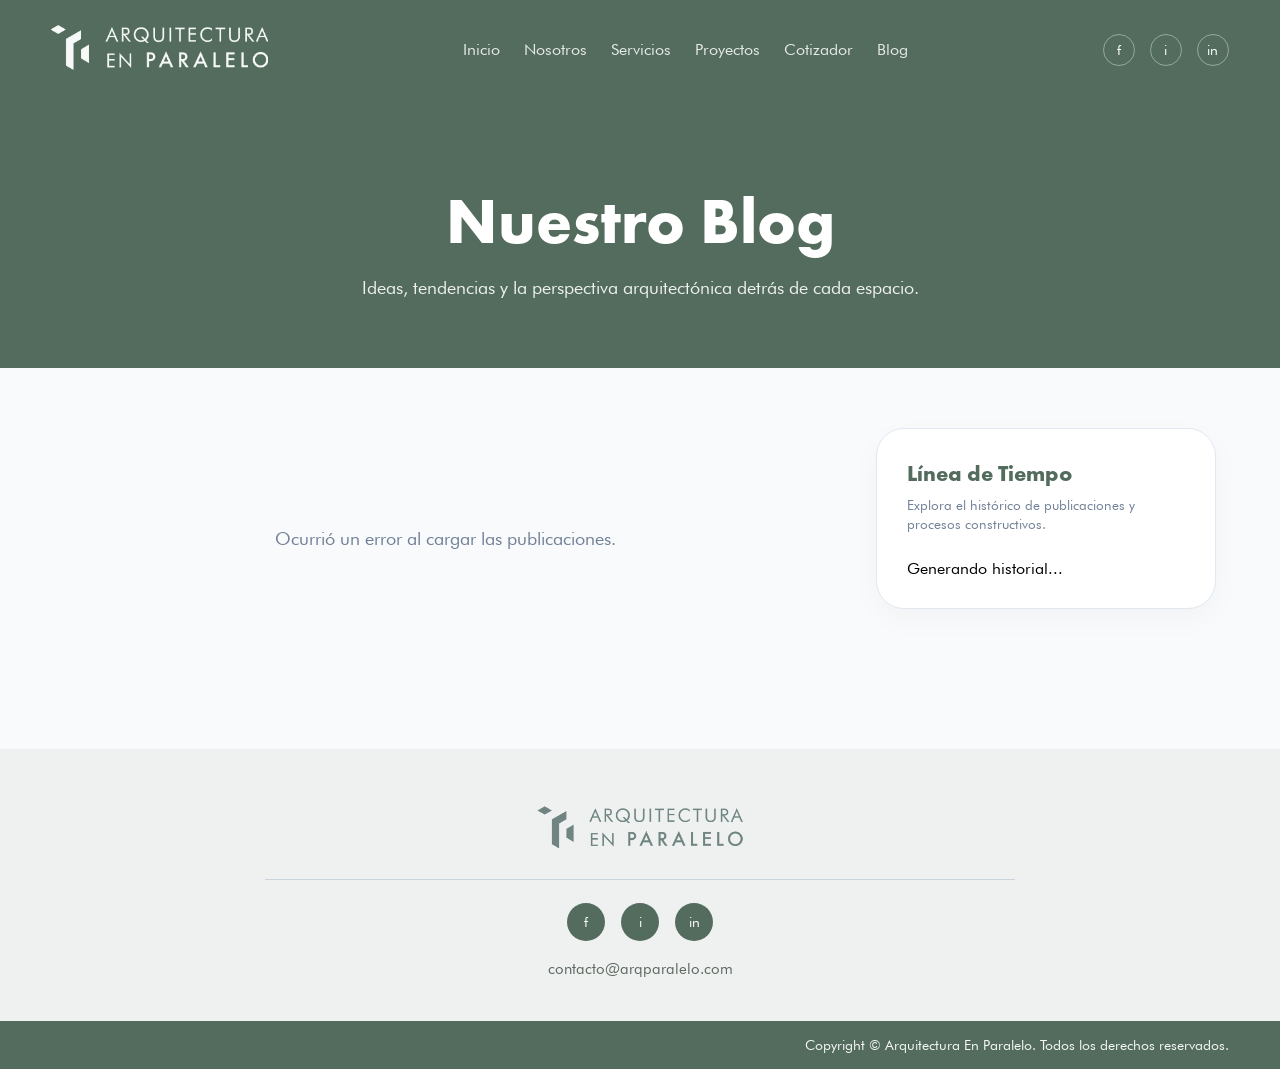
<file: blog.html>
<!DOCTYPE html>
<html lang="es">
<head>
  <meta charset="UTF-8">
  <meta name="viewport" content="width=device-width, initial-scale=1.0">
  <title>Blog | Arquitectura en Paralelo</title>
  <link rel="icon" type="image/png" href="assets/img/favicon_aep.png">
  <link rel="stylesheet" href="style.css">
  <link rel="stylesheet" href="blog_style.css">
</head>
<body class="blog-page">

  <!-- HEADER OFICIAL (Idéntico a tus páginas internas) -->
  <header class="main-header" id="navbar">
  <div class="header-container">
    <div class="logo">
      <img src="assets/img/logo-header.png" alt="Arquitectura en Paralelo" class="logo-light">
      <img src="assets/img/logo-aep.png" alt="Arquitectura en Paralelo" class="logo-dark">
    </div>
    
    <button class="menu-toggle" id="mobile-menu-btn" aria-label="Abrir menú">
      <span class="line"></span>
      <span class="line"></span>
      <span class="line"></span>
    </button>
    
    <nav class="nav-menu" id="main-nav">
      <div class="nav-links">
        <a href="index.html">Inicio</a>
        <a href="nosotros.html">Nosotros</a>
        <a href="servicios.html">Servicios</a>
        <a href="proyectos.html">Proyectos</a>
        <a href="cotizador.html" class="active">Cotizador</a>
        <a href="blog.html">Blog</a>
      </div>
      
      <div class="mobile-socials">
        <a href="https://www.facebook.com/profile.php?id=61570769352204" class="social-link" target="_blank">f</a>
        <a href="https://www.instagram.com/arqenparalelo" class="social-link" target="_blank">i</a>
        <a href="https://www.linkedin.com/company/arqparalelo/" class="social-link" target="_blank">in</a>
      </div>
    </nav>
    
    <div class="social-icons-desktop">
      <a href="https://www.facebook.com/profile.php?id=61570769352204" class="social-link" target="_blank">f</a>
      <a href="https://www.instagram.com/arqenparalelo" class="social-link" target="_blank">i</a>
      <a href="https://www.linkedin.com/company/arqparalelo/" class="social-link" target="_blank">in</a>
    </div>
  </div>
</header>

  <!-- HERO CABECERA DEL BLOG -->
  <section class="blog-page-hero">
    <div class="blog-hero-content">
      <h1 class="blog-hero-title">Nuestro Blog</h1>
      <p class="blog-hero-subtitle">Ideas, tendencias y la perspectiva arquitectónica detrás de cada espacio.</p>
    </div>
  </section>

  <!-- SECCIÓN PRINCIPAL EN 2 COLUMNAS -->
  <main class="blog-main-layout">
    
    <!-- COLUMNA IZQUIERDA: TARJETAS DE BLOG -->
    <section class="blog-content-left">
      <div id="blog-grid-page" class="blog-page-grid">
        <div class="blog-loading">Cargando publicaciones...</div>
      </div>
    </section>

    <!-- COLUMNA DERECHA: LÍNEA DE TIEMPO -->
    <aside class="blog-sidebar-right">
      <div class="sidebar-widget">
        <h3 class="sidebar-title">Línea de Tiempo</h3>
        <p class="sidebar-desc">Explora el histórico de publicaciones y procesos constructivos.</p>
        
        <ul id="blog-timeline-list" class="blog-timeline">
          <li class="timeline-loading">Generando historial...</li>
        </ul>
      </div>
    </aside>

  </main>

  <footer class="main-footer">
  
  <div class="footer-top">
    <div class="footer-logo">
      <img src="assets/img/logo-aep.png" alt="Arquitectura en Paralelo">
    </div>
    
    <hr class="footer-divider">
    
    <div class="footer-socials">
      <a href="https://www.facebook.com/profile.php?id=61570769352204" class="footer-icon" target="_blank">f</a>
      <a href="https://www.instagram.com/arqenparalelo" class="footer-icon" target="_blank">i</a>
      <a href="https://www.linkedin.com/company/arqparalelo/" class="footer-icon" target="_blank">in</a>
    </div>
    
    <div class="footer-contact">
      <a href="mailto:contacto@arqparalelo.com">contacto@arqparalelo.com</a>
    </div>
  </div>

  <div class="footer-bottom">
    <div class="footer-bottom-container">
      <p class="footer-copyright">
        Copyright &copy; Arquitectura En Paralelo. Todos los derechos reservados.
      </p>
    </div>
  </div>

</footer>

  <!-- SCRIPT BASE DE TU SITIO (Maneja el Navbar Scroll y Menú Móvil) -->
  <script src="script.js"></script>
  <!-- SCRIPT EXCLUSIVO DEL BLOG (Jala los datos de WordPress) -->
  <script src="script-blog.js"></script>

</body>
</html>
</file>
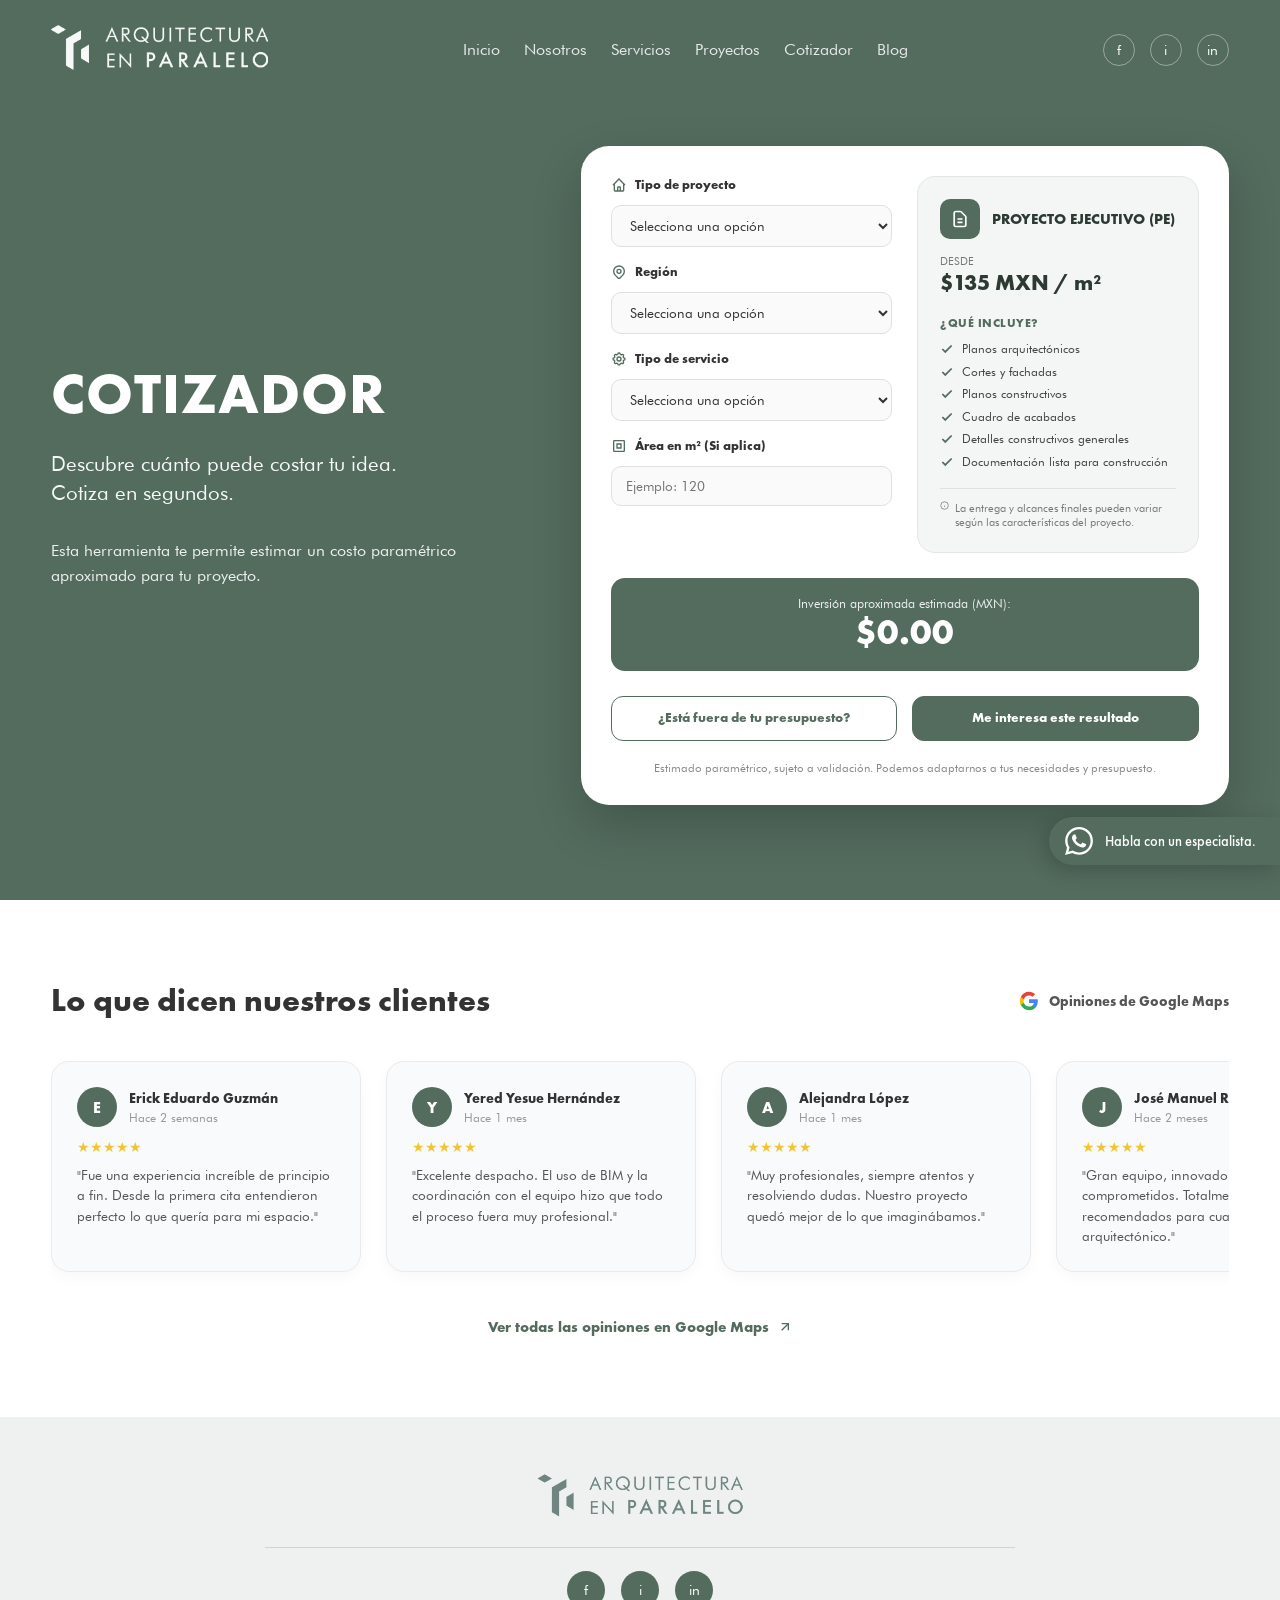
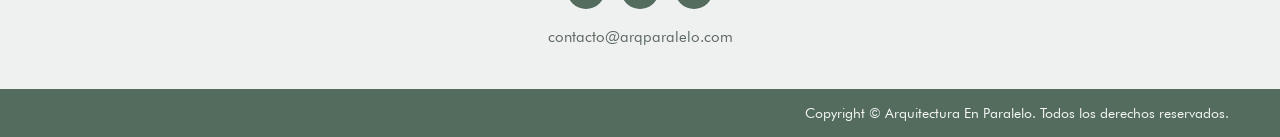
<file: cotizador.html>
<!DOCTYPE html>
<html lang="es">
<head>
  <meta charset="UTF-8">
  <meta name="viewport" content="width=device-width, initial-scale=1.0">
  <title>Estimación Paramétrica | Arquitectura en Paralelo</title>
  <link rel="icon" type="image/png" href="assets/img/favicon_aep.png">
  
  <!-- ESTILOS GENERALES -->
  <link rel="stylesheet" href="style.css">

  <style>
    /* ==========================================================================
       ESTILOS DEL COTIZADOR (TEXTOS IZQUIERDA + TARJETA COMPLETA DERECHA)
       ========================================================================== */
    .cotizador-hero-section {
      width: 100%;
      min-height: 100vh;
      background-color: #536c5e;
      padding: 130px 4vw 80px 4vw;
      display: flex;
      align-items: center;
      justify-content: center;
      box-sizing: border-box;
    }

    .cotizador-wrapper-asimetrico {
      width: 100%;
      max-width: 1400px;
      display: grid;
      grid-template-columns: 0.85fr 1.15fr; /* Columna izquierda para texto y derecha para la tarjeta completa */
      gap: 4vw;
      align-items: center;
    }

    /* COLUMNA IZQUIERDA: TEXTOS GRANDES */
    .cotizador-info-left {
      color: #ffffff;
      display: flex;
      flex-direction: column;
      justify-content: center;
    }

    .cotizador-info-left h1 {
      font-family: 'Futura Local', sans-serif;
      font-size: clamp(2.8rem, 4.5vw, 4.2rem);
      font-weight: 700;
      letter-spacing: 1px;
      line-height: 1.1;
      margin: 0 0 25px 0;
      text-transform: uppercase;
    }

    .cotizador-info-left .subtitle {
      font-family: 'Futura Local', sans-serif;
      font-size: clamp(1.2rem, 1.6vw, 1.6rem);
      font-weight: 400;
      line-height: 1.4;
      margin-bottom: 30px;
      opacity: 0.95;
    }

    .cotizador-info-left .description {
      font-family: 'Futura Local', sans-serif;
      font-size: clamp(1rem, 1.25vw, 1.25rem);
      font-weight: 400;
      line-height: 1.6;
      opacity: 0.9;
    }

    /* COLUMNA DERECHA: TARJETA BLANCA CONTENEDORA COMPLETA */
    .cotizador-layout-grid {
      width: 100%;
      background: #ffffff;
      border-radius: 28px;
      box-shadow: 0 20px 50px rgba(0, 0, 0, 0.2);
      padding: 30px;
      display: grid;
      grid-template-columns: 1fr 1fr;
      gap: 25px;
      box-sizing: border-box;
    }

    /* FORMULARIO IZQUIERDO DE LA TARJETA */
    .form-column {
      display: flex;
      flex-direction: column;
      justify-content: space-between;
    }

    .form-group {
      margin-bottom: 16px;
    }

    .form-group label {
      display: flex;
      align-items: center;
      gap: 8px;
      font-family: 'Futura Local', sans-serif;
      font-size: 13px;
      font-weight: 600;
      color: #333333;
      margin-bottom: 6px;
    }

    .form-group label svg {
      width: 16px;
      height: 16px;
      color: #536c5e;
    }

    .form-control {
      width: 100%;
      padding: 11px 14px;
      border: 1px solid #e0e0e0;
      border-radius: 10px;
      font-family: 'Futura Local', sans-serif;
      font-size: 13.5px;
      color: #333333;
      background-color: #fafafa;
      outline: none;
      transition: all 0.3s ease;
      box-sizing: border-box;
    }

    .form-control:focus {
      border-color: #536c5e;
      background-color: #ffffff;
      box-shadow: 0 0 0 3px rgba(83, 108, 94, 0.12);
    }

    .service-mini-desc {
      background: #f0f4f1;
      padding: 10px 12px;
      border-radius: 8px;
      font-size: 12px;
      color: #42594d;
      margin-top: 8px;
      line-height: 1.35;
    }

    /* TARJETA DINÁMICA DERECHA DE LA TARJETA */
    .dynamic-card-column {
      background: #f4f6f5;
      border-radius: 18px;
      padding: 22px;
      display: flex;
      flex-direction: column;
      justify-content: space-between;
      border: 1px solid #e2e7e4;
    }

    .card-header-info {
      display: flex;
      align-items: center;
      gap: 12px;
      margin-bottom: 15px;
    }

    .card-icon-badge {
      width: 40px;
      height: 40px;
      border-radius: 10px;
      background: #536c5e;
      color: #ffffff;
      display: flex;
      align-items: center;
      justify-content: center;
      flex-shrink: 0;
    }

    .card-service-title {
      font-family: 'Futura Local', sans-serif;
      font-size: 15px;
      font-weight: 700;
      color: #2c3a33;
      text-transform: uppercase;
      margin: 0;
    }

    .card-price-reference {
      margin-bottom: 18px;
    }

    .card-price-reference .sub {
      font-size: 11px;
      color: #777777;
      text-transform: uppercase;
      display: block;
    }

    .card-price-reference .amount {
      font-family: 'Futura Local', sans-serif;
      font-size: 22px;
      font-weight: 700;
      color: #2c3a33;
    }

    .card-details-section h4 {
      font-family: 'Futura Local', sans-serif;
      font-size: 12px;
      font-weight: 700;
      color: #536c5e;
      text-transform: uppercase;
      letter-spacing: 0.5px;
      margin: 0 0 10px 0;
    }

    .deliverables-list {
      list-style: none;
      padding: 0;
      margin: 0 0 18px 0;
    }

    .deliverables-list li {
      display: flex;
      align-items: flex-start;
      gap: 8px;
      font-size: 12px;
      color: #444444;
      margin-bottom: 7px;
      line-height: 1.3;
    }

    .deliverables-list li svg {
      width: 14px;
      height: 14px;
      color: #536c5e;
      flex-shrink: 0;
      margin-top: 1px;
    }

    .card-disclaimer {
      font-size: 11px;
      color: #777777;
      display: flex;
      align-items: flex-start;
      gap: 6px;
      line-height: 1.35;
      border-top: 1px solid #e0e0e0;
      padding-top: 12px;
    }

    /* BANNER DE RESULTADOS Y BOTONES */
    .total-banner {
      grid-column: span 2;
      background: #536c5e;
      color: #ffffff;
      border-radius: 14px;
      padding: 18px;
      text-align: center;
    }

    .total-banner-label {
      font-size: 12.5px;
      opacity: 0.9;
      margin-bottom: 2px;
    }

    .total-banner-amount {
      font-family: 'Futura Local', sans-serif;
      font-size: clamp(1.8rem, 2.8vw, 2.5rem);
      font-weight: 700;
      line-height: 1.1;
    }

    .action-buttons-grid {
      grid-column: span 2;
      display: grid;
      grid-template-columns: 1fr 1fr;
      gap: 15px;
    }

    .btn-action {
      padding: 13px 10px;
      border-radius: 12px;
      font-family: 'Futura Local', sans-serif;
      font-size: 13.5px;
      font-weight: 600;
      cursor: pointer;
      transition: all 0.3s ease;
      text-align: center;
      border: 1.5px solid #536c5e;
      line-height: 1.25;
    }

    .btn-action-outline {
      background: #ffffff;
      color: #536c5e;
    }

    .btn-action-outline:hover {
      background: #f4f6f5;
    }

    .btn-action-solid {
      background: #536c5e;
      color: #ffffff;
    }

    .btn-action-solid:hover {
      background: #42594d;
    }

    .disclaimer-footer-text {
      grid-column: span 2;
      text-align: center;
      font-size: 11.5px;
      color: #888888;
      margin-top: -5px;
    }

    /* SECCIÓN DE REVIEWS (GOOGLE MAPS) */
    .google-reviews-section {
      width: 100%;
      background-color: #ffffff;
      padding: 80px 4vw;
      box-sizing: border-box;
    }

    .reviews-container-inner {
      max-width: 1280px;
      margin: 0 auto;
    }

    .reviews-header {
      display: flex;
      justify-content: space-between;
      align-items: center;
      margin-bottom: 30px;
      flex-wrap: wrap;
      gap: 15px;
    }

    .reviews-header h2 {
      font-family: 'Futura Local', sans-serif;
      font-size: clamp(1.8rem, 2.5vw, 2.4rem);
      color: #333333;
      margin: 0;
    }

    .google-badge-top {
      display: flex;
      align-items: center;
      gap: 10px;
      font-size: 14px;
      font-weight: 600;
      color: #555;
    }

    .reviews-marquee-wrapper {
      width: 100%;
      overflow: hidden;
      position: relative;
      padding: 10px 0 25px 0;
    }

    .reviews-marquee-track {
      display: flex;
      gap: 25px;
      width: max-content;
      animation: scrollInfinito 30s linear infinite;
    }

    .reviews-marquee-wrapper:hover .reviews-marquee-track {
      animation-play-state: paused;
    }

    @keyframes scrollInfinito {
      0% { transform: translateX(0); }
      100% { transform: translateX(-50%); }
    }

    .review-card-item {
      background: #f8fafb;
      border-radius: 18px;
      padding: 25px;
      width: 310px;
      flex-shrink: 0;
      box-sizing: border-box;
      border: 1px solid #eaeaea;
      box-shadow: 0 5px 15px rgba(0, 0, 0, 0.03);
    }

    .review-user-info {
      display: flex;
      align-items: center;
      gap: 12px;
      margin-bottom: 12px;
    }

    .review-avatar {
      width: 40px;
      height: 40px;
      border-radius: 50%;
      background: #536c5e;
      color: #ffffff;
      display: flex;
      align-items: center;
      justify-content: center;
      font-weight: bold;
    }

    .review-user-name {
      font-size: 14px;
      font-weight: 700;
      color: #333333;
      margin: 0;
    }

    .review-stars {
      color: #f4c430;
      font-size: 14px;
      margin-bottom: 10px;
    }

    .review-comment {
      font-size: 13.5px;
      color: #555555;
      line-height: 1.5;
      margin: 0;
    }

    .review-date {
      font-size: 12px;
      color: #999999;
    }

    .btn-google-maps-link {
      display: inline-flex;
      align-items: center;
      gap: 8px;
      color: #536c5e;
      font-weight: 600;
      text-decoration: none;
      font-size: 15px;
      transition: color 0.3s ease;
    }

    .btn-google-maps-link:hover {
      color: #3a4c42;
      text-decoration: underline;
    }

    /* RESPONSIVO */
    @media (max-width: 1100px) {
      .cotizador-wrapper-asimetrico {
        grid-template-columns: 1fr;
        gap: 40px;
      }
      .cotizador-info-left {
        text-align: center;
        align-items: center;
      }
    }

    @media (max-width: 768px) {
      .cotizador-layout-grid {
        grid-template-columns: 1fr;
        padding: 20px;
      }
      .total-banner, .action-buttons-grid, .disclaimer-footer-text {
        grid-column: span 1;
      }
      .action-buttons-grid {
        grid-template-columns: 1fr;
      }
    }
  </style>
</head>

<body>

<!-- 1. NAVBAR FIJO CORPORATIVO -->
<header class="main-header" id="navbar">
  <div class="header-container">
    <div class="logo">
      <img src="assets/img/logo-header.png" alt="Arquitectura en Paralelo" class="logo-light">
      <img src="assets/img/logo-aep.png" alt="Arquitectura en Paralelo" class="logo-dark">
    </div>
    
    <button class="menu-toggle" id="mobile-menu-btn" aria-label="Abrir menú">
      <span class="line"></span>
      <span class="line"></span>
      <span class="line"></span>
    </button>
    
    <nav class="nav-menu" id="main-nav">
      <div class="nav-links">
        <a href="index.html">Inicio</a>
        <a href="nosotros.html">Nosotros</a>
        <a href="servicios.html">Servicios</a>
        <a href="proyectos.html">Proyectos</a>
        <a href="cotizador.html" class="active">Cotizador</a>
        <a href="blog.html">Blog</a>
      </div>
      
      <div class="mobile-socials">
        <a href="https://www.facebook.com/profile.php?id=61570769352204" class="social-link" target="_blank">f</a>
        <a href="https://www.instagram.com/arqenparalelo" class="social-link" target="_blank">i</a>
        <a href="https://www.linkedin.com/company/arqparalelo/" class="social-link" target="_blank">in</a>
      </div>
    </nav>
    
    <div class="social-icons-desktop">
      <a href="https://www.facebook.com/profile.php?id=61570769352204" class="social-link" target="_blank">f</a>
      <a href="https://www.instagram.com/arqenparalelo" class="social-link" target="_blank">i</a>
      <a href="https://www.linkedin.com/company/arqparalelo/" class="social-link" target="_blank">in</a>
    </div>
  </div>
</header>

<!-- 2. SECCIÓN PRINCIPAL CON ESTRUCTURA ASIMÉTRICA -->
<section class="cotizador-hero-section">
  
  <div class="cotizador-wrapper-asimetrico">
    
    <!-- COLUMNA IZQUIERDA: TEXTOS INSTITUCIONALES -->
    <div class="cotizador-info-left reveal-anim">
      <h1>COTIZADOR</h1>
      <p class="subtitle">Descubre cuánto puede costar tu idea.
        <br>Cotiza en segundos.</p>
      <p class="description">Esta herramienta te permite estimar un costo paramétrico aproximado para tu proyecto.</p>
    </div>

    <!-- COLUMNA DERECHA: TARJETA DEL ESTIMADOR COMPLETO -->
    <div class="cotizador-layout-grid reveal-anim delay-1">
      
      <!-- FORMULARIO IZQUIERDO -->
      <div class="form-column">
        <form id="cotizadorForm">
          
          <div class="form-group">
            <label for="tipoProyecto">
              <svg fill="none" stroke="currentColor" stroke-width="2" viewBox="0 0 24 24"><path d="M3 12l2-2m0 0l7-7 7 7M5 10v10a1 1 0 001 1h3m10-11l2 2m-2-2v10a1 1 0 01-1 1h-3m-6 0a1 1 0 001-1v-4a1 1 0 011-1h2a1 1 0 011 1v4a1 1 0 001 1m-6 0h6"></path></svg>
              Tipo de proyecto
            </label>
            <select id="tipoProyecto" name="tipo_proyecto" class="form-control">
              <option value="" disabled selected>Selecciona una opción</option>
            </select>
          </div>

          <div class="form-group">
            <label for="region">
              <svg fill="none" stroke="currentColor" stroke-width="2" viewBox="0 0 24 24"><path d="M17.657 16.657L13.414 20.9a1.998 1.998 0 01-2.827 0l-4.244-4.243a8 8 0 1111.314 0z"></path><path d="M15 11a3 3 0 11-6 0 3 3 0 016 0z"></path></svg>
              Región
            </label>
            <select id="region" name="region" class="form-control">
              <option value="" disabled selected>Selecciona una opción</option>
            </select>
          </div>

          <div class="form-group">
            <label for="tipoServicio">
              <svg fill="none" stroke="currentColor" stroke-width="2" viewBox="0 0 24 24"><path d="M10.325 4.317c.426-1.756 2.924-1.756 3.35 0a1.724 1.724 0 002.573 1.066c1.543-.94 3.31.826 2.37 2.37a1.724 1.724 0 001.065 2.572c1.756.426 1.756 2.924 0 3.35a1.724 1.724 0 00-1.066 2.573c.94 1.543-.826 3.31-2.37 2.37a1.724 1.724 0 00-2.572 1.065c-.426 1.756-2.924 1.756-3.35 0a1.724 1.724 0 00-2.573-1.066c-1.543.94-3.31-.826-2.37-2.37a1.724 1.724 0 00-1.065-2.572c-1.756-.426-1.756-2.924 0-3.35a1.724 1.724 0 001.066-2.573c-.94-1.543.826-3.31 2.37-2.37.996.608 2.296.07 2.572-1.065z"></path><path d="M15 12a3 3 0 11-6 0 3 3 0 016 0z"></path></svg>
              Tipo de servicio
            </label>
            <select id="tipoServicio" name="tipo_servicio" class="form-control">
              <option value="" disabled selected>Selecciona una opción</option>
            </select>
            <div id="serviceMiniDesc" class="service-mini-desc" style="display: none;"></div>
          </div>

          <div class="form-group" id="areaGroup">
            <label for="area">
              <svg fill="none" stroke="currentColor" stroke-width="2" viewBox="0 0 24 24"><rect x="4" y="4" width="16" height="16" rx="1"></rect><path d="M9 9h6v6H9z"></path></svg>
              Área en m² (Si aplica)
            </label>
            <input type="number" id="area" name="area_m2" class="form-control" min="0" max="10000" placeholder="Ejemplo: 120">
          </div>

        </form>
      </div>

      <!-- TARJETA DINÁMICA DERECHA -->
      <div class="dynamic-card-column" id="dynamicCard">
        <div>
          <div class="card-header-info">
            <div class="card-icon-badge">
              <svg fill="none" stroke="currentColor" stroke-width="2" viewBox="0 0 24 24" width="20" height="20"><path d="M9 12h6m-6 4h6m2 5H7a2 2 0 01-2-2V5a2 2 0 012-2h5.586a1 1 0 01.707.293l5.414 5.414a1 1 0 01.293.707V19a2 2 0 01-2 2z"></path></svg>
            </div>
            <h3 class="card-service-title" id="cardServiceTitle">PROYECTO EJECUTIVO (PE)</h3>
          </div>

          <div class="card-price-reference">
            <span class="sub">Desde</span>
            <span class="amount" id="cardPriceAmount">$135 MXN / m²</span>
          </div>

          <div class="card-details-section">
            <h4>¿QUÉ INCLUYE?</h4>
            <ul class="deliverables-list" id="cardDeliverables">
              <li><svg viewBox="0 0 24 24" fill="none" stroke="currentColor" stroke-width="3"><polyline points="20 6 9 17 4 12"></polyline></svg> Planos arquitectónicos</li>
              <li><svg viewBox="0 0 24 24" fill="none" stroke="currentColor" stroke-width="3"><polyline points="20 6 9 17 4 12"></polyline></svg> Cortes y fachadas</li>
              <li><svg viewBox="0 0 24 24" fill="none" stroke="currentColor" stroke-width="3"><polyline points="20 6 9 17 4 12"></polyline></svg> Planos constructivos</li>
              <li><svg viewBox="0 0 24 24" fill="none" stroke="currentColor" stroke-width="3"><polyline points="20 6 9 17 4 12"></polyline></svg> Cuadro de acabados</li>
              <li><svg viewBox="0 0 24 24" fill="none" stroke="currentColor" stroke-width="3"><polyline points="20 6 9 17 4 12"></polyline></svg> Detalles constructivos generales</li>
              <li><svg viewBox="0 0 24 24" fill="none" stroke="currentColor" stroke-width="3"><polyline points="20 6 9 17 4 12"></polyline></svg> Documentación lista para construcción</li>
            </ul>
          </div>
        </div>

        <div class="card-disclaimer" id="cardDisclaimerText">
          <svg viewBox="0 0 24 24" width="16" height="16" stroke="currentColor" stroke-width="2" fill="none"><circle cx="12" cy="12" r="10"></circle><line x1="12" y1="16" x2="12" y2="12"></line><line x1="12" y1="8" x2="12.01" y2="8"></line></svg>
          <span>La entrega y alcances finales pueden variar según las características del proyecto.</span>
        </div>
      </div>

      <!-- BANNER DE RESULTADO INVERSIÓN ESTIMADA -->
      <div class="total-banner">
        <div class="total-banner-label">Inversión aproximada estimada (MXN):</div>
        <div class="total-banner-amount" id="totalAmount">$0.00</div>
      </div>

      <!-- BOTONES DE ACCIÓN -->
      <div class="action-buttons-grid">
        <button type="button" class="btn-action btn-action-outline" id="btnPresupuesto">¿Está fuera de tu presupuesto?</button>
        <button type="button" class="btn-action btn-action-solid" id="btnInteresa">Me interesa este resultado</button>
      </div>

      <div class="disclaimer-footer-text">
        Estimado paramétrico, sujeto a validación. Podemos adaptarnos a tus necesidades y presupuesto.
      </div>

    </div>

  </div>
</section>

<!-- 3. SECCIÓN REVIEWS GOOGLE MAPS -->
<section class="google-reviews-section">
  <div class="reviews-container-inner">
    
    <div class="reviews-header">
      <h2>Lo que dicen nuestros clientes</h2>
      <div class="google-badge-top">
        <svg width="20" height="20" viewBox="0 0 24 24"><path fill="#4285F4" d="M22.56 12.25c0-.78-.07-1.53-.2-2.25H12v4.26h5.92c-.26 1.37-1.04 2.53-2.21 3.31v2.77h3.57c2.08-1.92 3.28-4.74 3.28-8.09z"/><path fill="#34A853" d="M12 23c2.97 0 5.46-.98 7.28-2.66l-3.57-2.77c-.98.66-2.23 1.06-3.71 1.06-2.86 0-5.29-1.93-6.16-4.53H2.18v2.84C3.99 20.53 7.7 23 12 23z"/><path fill="#FBBC05" d="M5.84 14.09c-.22-.66-.35-1.36-.35-2.09s.13-1.43.35-2.09V7.06H2.18C1.43 8.55 1 10.22 1 12s.43 3.45 1.18 4.94l2.85-2.22.81-.63z"/><path fill="#EA4335" d="M12 5.38c1.62 0 3.06.56 4.21 1.64l3.15-3.15C17.45 2.09 14.97 1 12 1 7.7 1 3.99 3.47 2.18 7.06l3.66 2.84c.87-2.6 3.3-4.52 6.16-4.52z"/></svg>
        Opiniones de Google Maps
      </div>
    </div>

    <div class="reviews-marquee-wrapper">
      <div class="reviews-marquee-track">
        
        <div class="review-card-item">
          <div class="review-user-info">
            <div class="review-avatar">E</div>
            <div>
              <p class="review-user-name">Erick Eduardo Guzmán</p>
              <span class="review-date">Hace 2 semanas</span>
            </div>
          </div>
          <div class="review-stars">★★★★★</div>
          <p class="review-comment">"Fue una experiencia increíble de principio a fin. Desde la primera cita entendieron perfecto lo que quería para mi espacio."</p>
        </div>

        <div class="review-card-item">
          <div class="review-user-info">
            <div class="review-avatar">Y</div>
            <div>
              <p class="review-user-name">Yered Yesue Hernández</p>
              <span class="review-date">Hace 1 mes</span>
            </div>
          </div>
          <div class="review-stars">★★★★★</div>
          <p class="review-comment">"Excelente despacho. El uso de BIM y la coordinación con el equipo hizo que todo el proceso fuera muy profesional."</p>
        </div>

        <div class="review-card-item">
          <div class="review-user-info">
            <div class="review-avatar">A</div>
            <div>
              <p class="review-user-name">Alejandra López</p>
              <span class="review-date">Hace 1 mes</span>
            </div>
          </div>
          <div class="review-stars">★★★★★</div>
          <p class="review-comment">"Muy profesionales, siempre atentos y resolviendo dudas. Nuestro proyecto quedó mejor de lo que imaginábamos."</p>
        </div>

        <div class="review-card-item">
          <div class="review-user-info">
            <div class="review-avatar">J</div>
            <div>
              <p class="review-user-name">José Manuel Rojas</p>
              <span class="review-date">Hace 2 meses</span>
            </div>
          </div>
          <div class="review-stars">★★★★★</div>
          <p class="review-comment">"Gran equipo, innovadores y comprometidos. Totalmente recomendados para cualquier desarrollo arquitectónico."</p>
        </div>

        <div class="review-card-item">
          <div class="review-user-info">
            <div class="review-avatar">E</div>
            <div>
              <p class="review-user-name">Erick Eduardo Guzmán</p>
              <span class="review-date">Hace 2 semanas</span>
            </div>
          </div>
          <div class="review-stars">★★★★★</div>
          <p class="review-comment">"Fue una experiencia increíble de principio a fin. Desde la primera cita entendieron perfecto lo que quería para mi espacio."</p>
        </div>

        <div class="review-card-item">
          <div class="review-user-info">
            <div class="review-avatar">Y</div>
            <div>
              <p class="review-user-name">Yered Yesue Hernández</p>
              <span class="review-date">Hace 1 mes</span>
            </div>
          </div>
          <div class="review-stars">★★★★★</div>
          <p class="review-comment">"Excelente despacho. El uso de BIM y la coordinación con el equipo hizo que todo el proceso fuera muy profesional."</p>
        </div>

      </div>
    </div>

    <div style="text-align: center; margin-top: 20px;">
      <a href="https://maps.app.goo.gl/uWiuPQ23E9PZNe9V6" target="_blank" rel="noopener noreferrer" class="btn-google-maps-link">
        Ver todas las opiniones en Google Maps
        <svg viewBox="0 0 24 24" width="16" height="16" stroke="currentColor" stroke-width="2" fill="none"><line x1="7" y1="17" x2="17" y2="7"></line><polyline points="7 7 17 7 17 17"></polyline></svg>
      </a>
    </div>

  </div>
</section>

<!-- 4. FOOTER CORPORATIVO -->
<footer class="main-footer">
  <div class="footer-top">
    <div class="footer-logo">
      <img src="assets/img/logo-aep.png" alt="Arquitectura en Paralelo">
    </div>
    
    <hr class="footer-divider">
    
    <div class="footer-socials">
      <a href="https://www.facebook.com/profile.php?id=61570769352204" class="footer-icon" target="_blank">f</a>
      <a href="https://www.instagram.com/arqenparalelo" class="footer-icon" target="_blank">i</a>
      <a href="https://www.linkedin.com/company/arqparalelo/" class="footer-icon" target="_blank">in</a>
    </div>
    
    <div class="footer-contact">
      <a href="mailto:contacto@arqparalelo.com">contacto@arqparalelo.com</a>
    </div>
  </div>

  <div class="footer-bottom">
    <div class="footer-bottom-container">
      <p class="footer-copyright">
        Copyright &copy; Arquitectura En Paralelo. Todos los derechos reservados.
      </p>
    </div>
  </div>
</footer>

<script src="script.js"></script>

<!-- SCRIPTS DE CONFIGURACIÓN DE PRECIOS Y TARJETAS DINÁMICAS -->
<script>
  let tasaDeCambioUSDaMXN = 18.50;

  const CONFIG = {
    tiposProyecto: [
      { value: 'Residencial', label: 'Residencial' },
      { value: 'Comercial', label: 'Comercial' },
      { value: 'Habitacional', label: 'Habitacional' },
      { value: 'Otros', label: 'Otros' }
    ],
    regiones: [
      { value: 'CDMX', label: 'CDMX' },
      { value: 'EdoMex', label: 'Estado de México' },
      { value: 'Resto MX', label: 'Resto de México' }
    ],
    servicios: [
      {
        value: 'Anteproyecto',
        label: 'Anteproyecto',
        descripcion: 'Da el primer paso para transformar tu idea en un proyecto arquitectónico. Definimos la distribución, imagen y funcionamiento de tu espacio antes de desarrollar los planos.',
        precioMinimo: 5000,
        unidad: 'm2',
        precioRef: '$45 MXN / m²',
        multiplicadores: { CDMX: 5.5, EdoMex: 4.5, 'Resto MX': 4.5 },
        entregables: [
          'Zonificación y esquemas funcionales',
          'Planta arquitectónica de distribución',
          'Visualización preliminar 3D',
          'Criterios iniciales de diseño'
        ],
        disclaimer: 'Ideal para definir el alcance general antes de avanzar a la documentación técnica.'
      },
      {
        value: 'Proyecto Ejecutivo',
        label: 'Proyecto Ejecutivo (PE)',
        descripcion: 'Desarrollamos la documentación técnica necesaria para construir con precisión, reducir imprevistos y facilitar la ejecución de la obra.',
        precioMinimo: 8000,
        unidad: 'm2',
        precioRef: '$135 MXN / m²',
        multiplicadores: { CDMX: 8.75, EdoMex: 6.5, 'Resto MX': 6.5 },
        entregables: [
          'Planos arquitectónicos detallados',
          'Cortes y fachadas ejecutivas',
          'Planos constructivos e instalaciones',
          'Cuadro de acabados y especificaciones',
          'Detalles constructivos generales',
          'Documentación lista para construcción'
        ],
        disclaimer: 'La entrega y alcances finales pueden variar según las características del proyecto.'
      },
      {
        value: 'Construcción',
        label: 'Construcción',
        descripcion: 'Convertimos el proyecto en una realidad mediante una ejecución ordenada, supervisada y enfocada en la calidad de cada detalle.',
        precioMinimo: 50000,
        unidad: 'm2',
        precioRef: '$8,500 MXN / m²',
        multiplicadores: { CDMX: 485.0, EdoMex: 485.0, 'Resto MX': 485.0 },
        entregables: [
          'Ejecución física de la obra',
          'Administración y logística de insumos',
          'Mano de obra especializada',
          'Control de calidad y seguridad',
          'Entrega del proyecto terminado'
        ],
        disclaimer: 'Sujeto a verificación física de sitio y estudio topográfico.'
      },
      {
        value: 'Trámites normativos',
        label: 'Trámites normativos',
        descripcion: 'Te acompañamos en la gestión de permisos y documentación necesaria para que tu proyecto cumpla con la normativa vigente.',
        precioMinimo: 12000,
        unidad: 'fijo',
        precioRef: '$12,000 MXN (Gestión Base)',
        multiplicadores: { CDMX: 65.0, EdoMex: 65.0, 'Resto MX': 65.0 },
        entregables: [
          'Alineamiento y número oficial',
          'Licencia de construcción o aviso',
          'Dictamen de uso de suelo',
          'Acompañamiento en ventanilla única'
        ],
        disclaimer: 'No incluye derechos gubernamentales ni pagos a terceros.'
      },
      {
        value: 'Modelado BIM',
        label: 'Modelado BIM',
        descripcion: 'Desarrollamos un modelo digital inteligente que mejora la coordinación entre disciplinas, reduce errores y optimiza la construcción.',
        precioMinimo: 6000,
        unidad: 'm2',
        precioRef: '$180 MXN / m²',
        multiplicadores: { CDMX: 16.5, EdoMex: 14.0, 'Resto MX': 14.0 },
        entregables: [
          'Modelo arquitectónico 3D inteligente (Revit)',
          'Cuantificación básica de elementos',
          'Detección de interferencias inicial',
          'Base digital para coordinación BIM'
        ],
        disclaimer: 'LOD 200 - 300 según requerimientos del cliente.'
      },
      {
        value: 'Supervisión de obra',
        label: 'Supervisión de obra',
        descripcion: 'Verificamos que la construcción se ejecute conforme al proyecto, cuidando la calidad, los tiempos y el correcto desarrollo de la obra.',
        precioMinimo: 10000,
        unidad: 'porcentaje',
        precioRef: '10% sobre costo ejecutivo',
        multiplicadores: { CDMX: 0.10, EdoMex: 0.10, 'Resto MX': 0.08 },
        entregables: [
          'Visitas periódicas de inspección',
          'Reportes fotográficos de avance',
          'Control de apego a planos',
          'Validación de estimaciones de contratistas'
        ],
        disclaimer: 'Honorarios por mes o porcentaje de avance acordado.'
      }
    ]
  };

  document.addEventListener('DOMContentLoaded', function() {
    inicializarFormulario();
    configurarEventListeners();
  });

  function inicializarFormulario() {
    const selectProyecto = document.getElementById('tipoProyecto');
    CONFIG.tiposProyecto.forEach(tipo => selectProyecto.add(new Option(tipo.label, tipo.value)));

    const selectRegion = document.getElementById('region');
    CONFIG.regiones.forEach(region => selectRegion.add(new Option(region.label, region.value)));

    const selectServicio = document.getElementById('tipoServicio');
    CONFIG.servicios.forEach(servicio => selectServicio.add(new Option(servicio.label, servicio.value)));
  }

  function actualizarTarjetaDinamica(servicio) {
    if (!servicio) return;

    document.getElementById('cardServiceTitle').textContent = servicio.label.toUpperCase();
    document.getElementById('cardPriceAmount').textContent = servicio.precioRef;
    
    const deliverablesList = document.getElementById('cardDeliverables');
    deliverablesList.innerHTML = '';
    
    servicio.entregables.forEach(item => {
      const li = document.createElement('li');
      li.innerHTML = `<svg viewBox="0 0 24 24" fill="none" stroke="currentColor" stroke-width="3"><polyline points="20 6 9 17 4 12"></polyline></svg> ${item}`;
      deliverablesList.appendChild(li);
    });

    if (servicio.disclaimer) {
      document.getElementById('cardDisclaimerText').querySelector('span').textContent = servicio.disclaimer;
    }
  }

  function calcularTotal() {
    const region = document.getElementById('region').value;
    const tipoServicio = document.getElementById('tipoServicio').value;
    const area = parseFloat(document.getElementById('area').value) || 0;

    if (!region || !tipoServicio) {
      actualizarTotal(0);
      return;
    }

    const servicio = CONFIG.servicios.find(s => s.value === tipoServicio);
    if (!servicio) {
      actualizarTotal(0);
      return;
    }

    let multiplicador = servicio.multiplicadores[region] || 1;
    let precioBase = tasaDeCambioUSDaMXN * multiplicador;
    let total = 0;

    if (servicio.unidad === 'm2') {
      total = precioBase * area;
    } else {
      total = precioBase;
    }

    if (total < servicio.precioMinimo && total > 0) {
      total = servicio.precioMinimo;
    }

    actualizarTotal(total);
  }

  function actualizarTotal(total) {
    const totalElement = document.getElementById('totalAmount');
    const formatter = new Intl.NumberFormat('es-MX', { style: 'currency', currency: 'MXN', minimumFractionDigits: 2 });
    totalElement.textContent = formatter.format(total);
  }

  function configurarEventListeners() {
    document.getElementById('tipoServicio').addEventListener('change', function() {
      const servicioSeleccionado = CONFIG.servicios.find(s => s.value === this.value);
      const miniDesc = document.getElementById('serviceMiniDesc');

      if (servicioSeleccionado) {
        miniDesc.textContent = servicioSeleccionado.descripcion;
        miniDesc.style.display = 'block';
        actualizarTarjetaDinamica(servicioSeleccionado);
      } else {
        miniDesc.style.display = 'none';
      }
      calcularTotal();
    });

    ['tipoProyecto', 'region', 'area'].forEach(id => {
      document.getElementById(id).addEventListener(id === 'area' ? 'input' : 'change', calcularTotal);
    });
  }
</script>

<!-- BOTÓN FLOTANTE WHATSAPP PEGADO A LA DERECHA -->
<a href="https://wa.me/5215665063857?text=Hola,%20me%20gustaría%20cotizar%20un%20proyecto." 
   class="whatsapp-pill-flotante" 
   target="_blank" 
   rel="noopener noreferrer" 
   aria-label="Habla con un especialista por WhatsApp">
   
  <svg class="whatsapp-pill-icon" viewBox="0 0 24 24" fill="currentColor">
    <path d="M.057 24l1.687-6.163c-1.041-1.804-1.588-3.849-1.587-5.946.003-6.556 5.338-11.891 11.893-11.891 3.181.001 6.167 1.24 8.413 3.488 2.245 2.248 3.481 5.236 3.48 8.414-.003 6.557-5.338 11.892-11.893 11.892-1.99-.001-3.951-.5-5.688-1.448l-6.305 1.654zm6.597-3.807c1.676.995 3.276 1.591 5.392 1.592 5.448 0 9.886-4.434 9.889-9.885.002-5.462-4.415-9.89-9.881-9.892-5.452 0-9.887 4.434-9.889 9.884-.001 2.225.651 3.891 1.746 5.634l-.999 3.648 3.742-.981zm11.387-5.464c-.074-.124-.272-.198-.57-.347-.297-.149-1.758-.868-2.031-.967-.272-.099-.47-.149-.669.149-.198.297-.768.967-.941 1.165-.173.198-.347.223-.644.074-.297-.149-1.255-.462-2.39-1.475-.883-.788-1.48-1.761-1.653-2.059-.173-.297-.018-.458.13-.606.134-.133.297-.347.446-.521.151-.172.2-.296.3-.495.099-.198.05-.372-.025-.521-.075-.148-.669-1.611-.916-2.206-.242-.579-.487-.501-.669-.51l-.57-.01c-.198 0-.52.074-.792.372s-1.04 1.016-1.04 2.479 1.065 2.876 1.213 3.074c.149.198 2.095 3.2 5.076 4.487.709.306 1.263.489 1.694.626.712.226 1.36.194 1.872.118.571-.085 1.758-.719 2.006-1.413.248-.695.248-1.29.173-1.414z"/>
  </svg>
  
  <span class="whatsapp-pill-text">Habla con un especialista.</span>
</a>

</body>
</html>
</file>
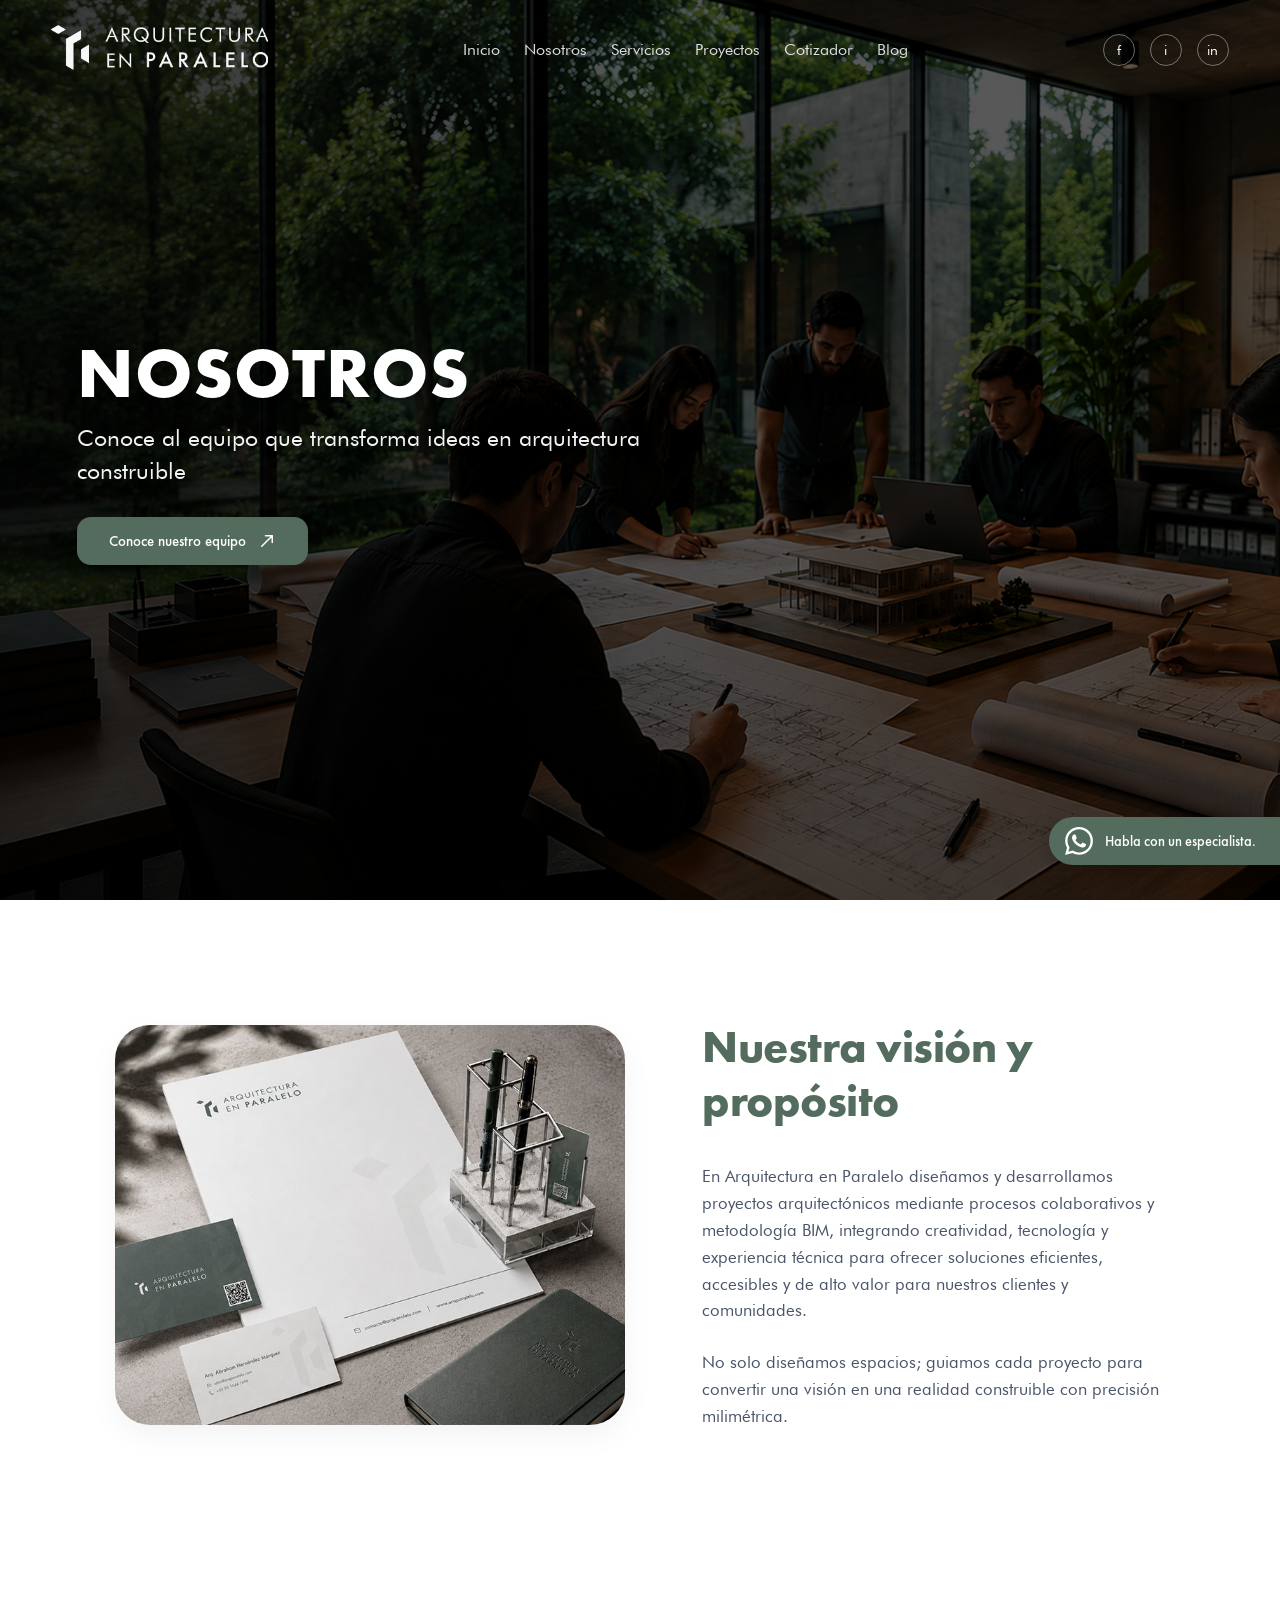
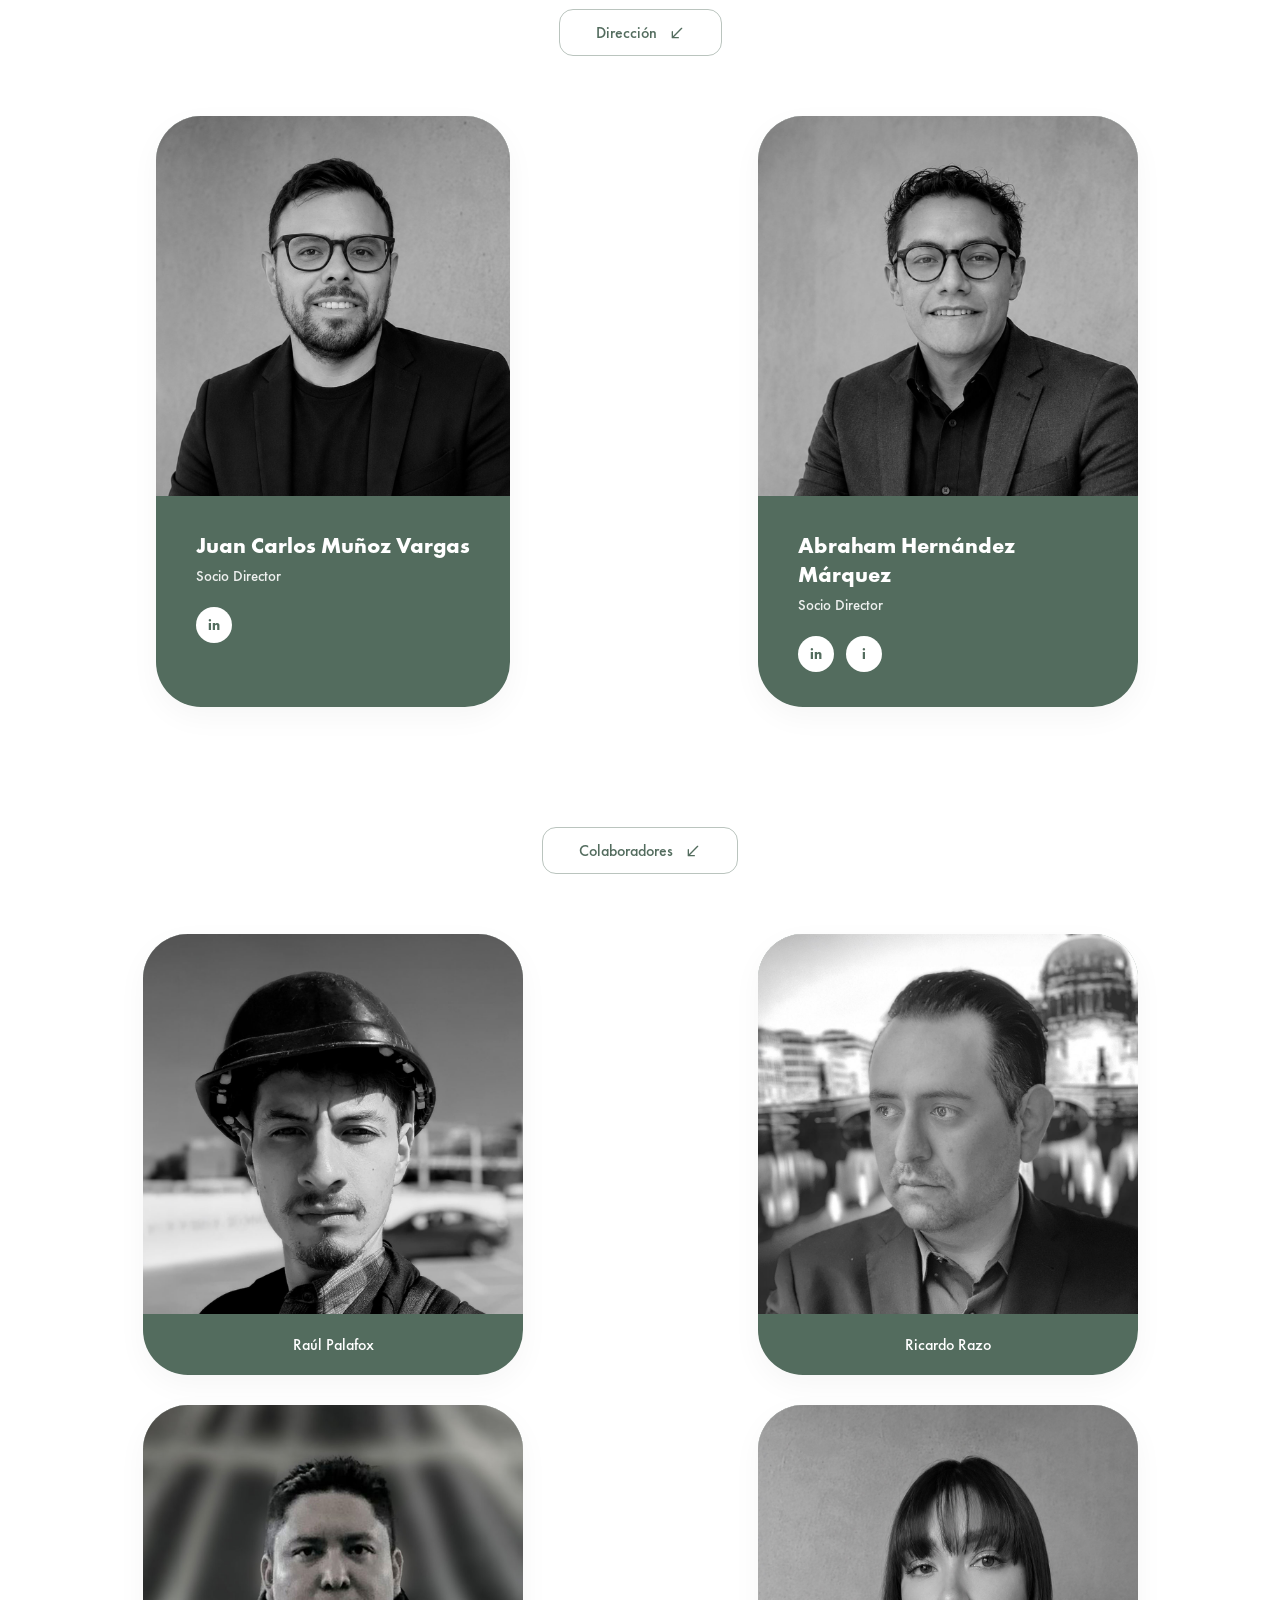
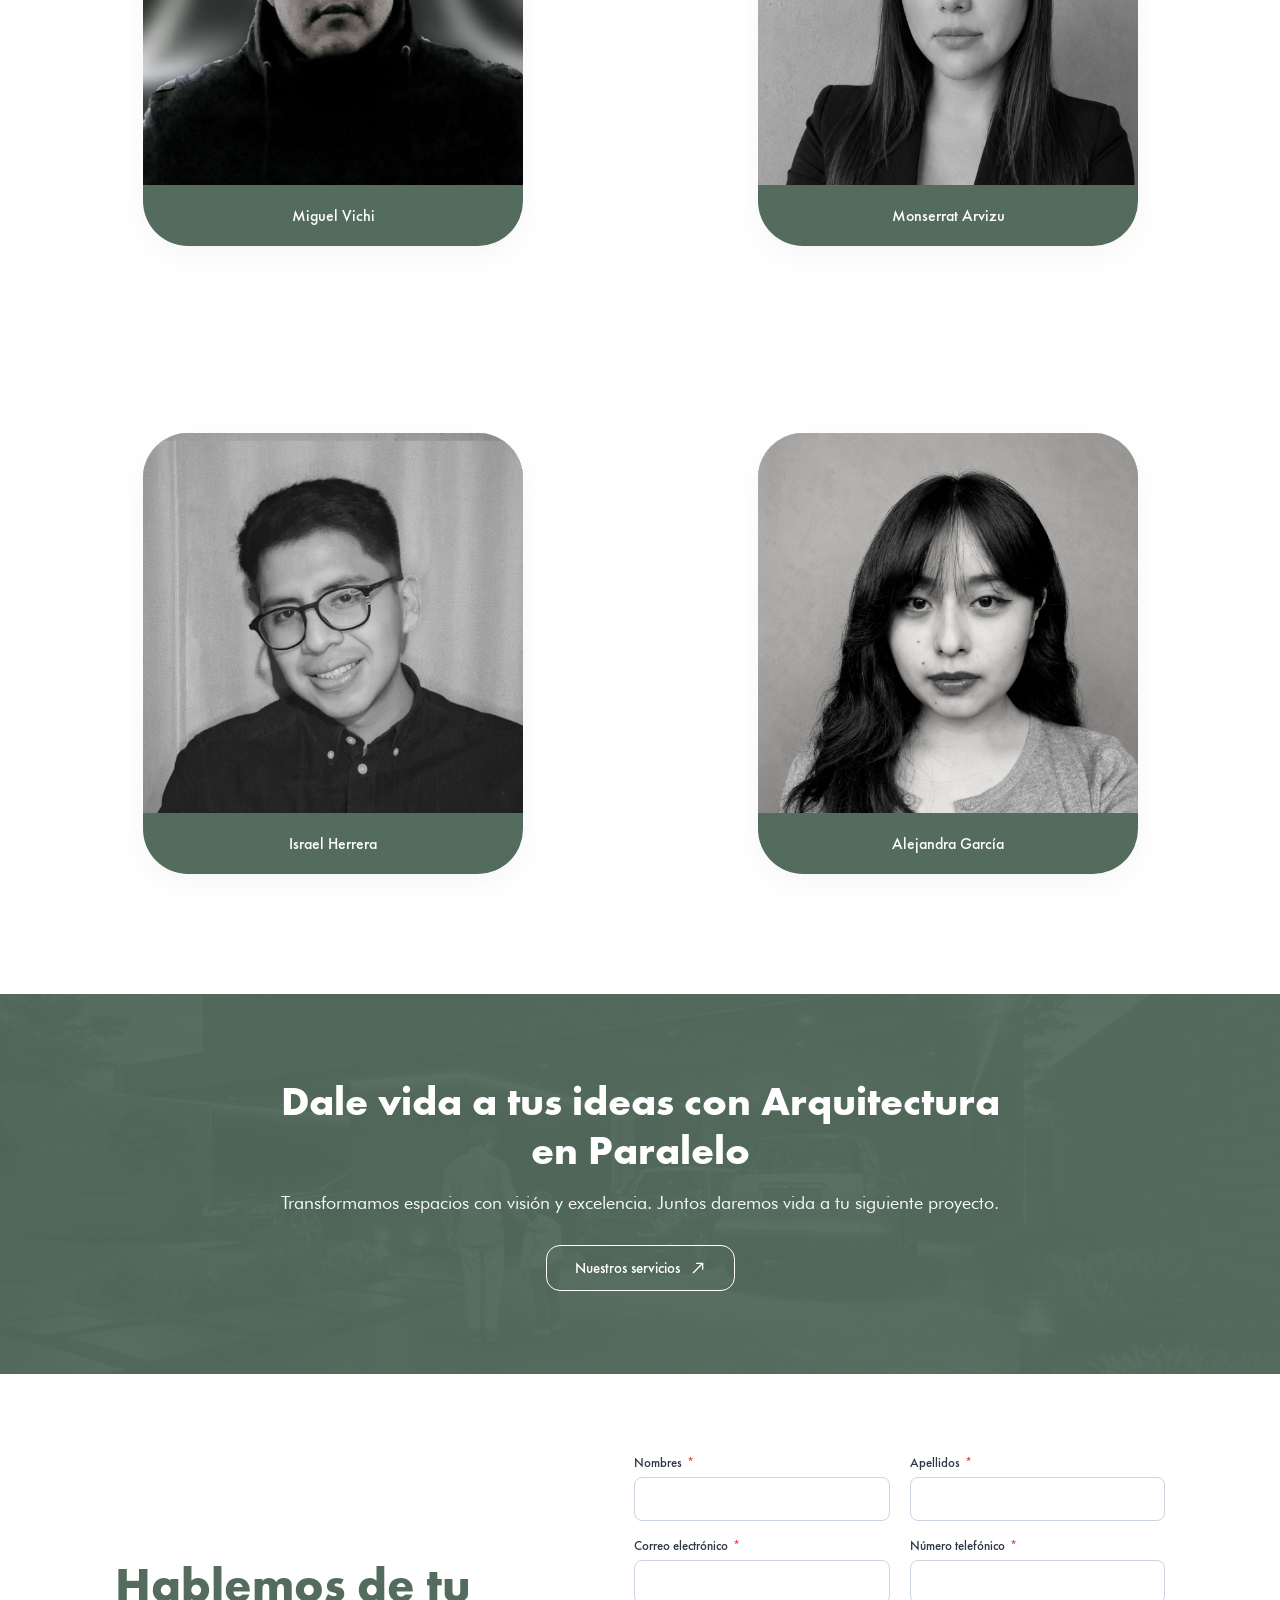
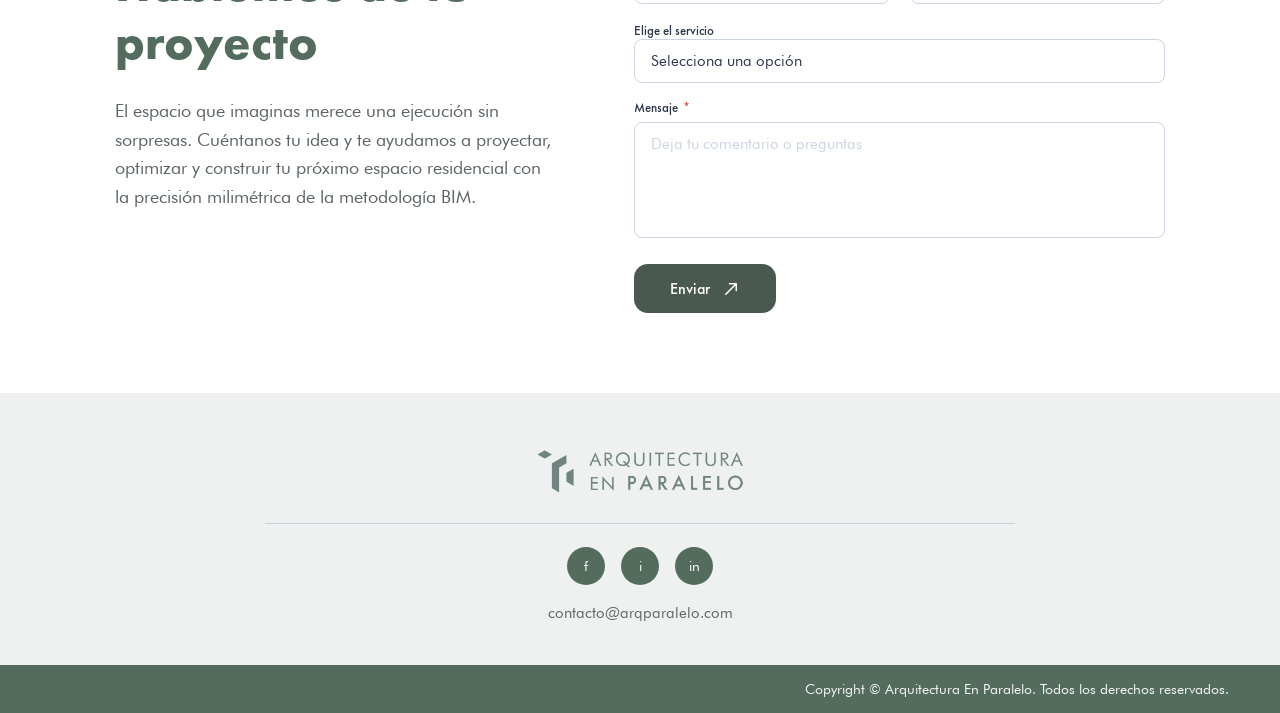
<file: nosotros.html>
<!DOCTYPE html>
<html lang="es">
<head>
  <meta charset="UTF-8">
  <meta name="viewport" content="width=device-width, initial-scale=1.0">
  <title>Nosotros | Arquitectura en Paralelo</title>
  <link rel="icon" type="image/png" href="assets/img/favicon_aep.png">
  
  <!-- ENLACE AL ARCHIVO CSS EXTERNO -->
  <link rel="stylesheet" href="style.css">
</head>

<body>
<!-- 1. NAVBAR FIJO ADAPTATIVO -->
<header class="main-header" id="navbar">
  <div class="header-container">
    <div class="logo">
      <img src="assets/img/logo-header.png" alt="Arquitectura en Paralelo" class="logo-light">
      <img src="assets/img/logo-aep.png" alt="Arquitectura en Paralelo" class="logo-dark">
    </div>
    
    <button class="menu-toggle" id="mobile-menu-btn" aria-label="Abrir menú">
      <span class="line"></span>
      <span class="line"></span>
      <span class="line"></span>
    </button>
    
    <nav class="nav-menu" id="main-nav">
      <div class="nav-links">
        <a href="index.html">Inicio</a>
        <a href="nosotros.html" class="active">Nosotros</a>
        <a href="servicios.html">Servicios</a>
        <a href="proyectos.html">Proyectos</a>
        <a href="cotizador.html">Cotizador</a>
        <a href="blog.html">Blog</a>
      </div>
      
      <div class="mobile-socials">
        <a href="https://www.facebook.com/profile.php?id=61570769352204" class="social-link" target="_blank">f</a>
        <a href="https://www.instagram.com/arqenparalelo" class="social-link" target="_blank">i</a>
        <a href="https://www.linkedin.com/company/arqparalelo/" class="social-link" target="_blank">in</a>
      </div>
    </nav>
    
    <div class="social-icons-desktop">
      <a href="https://www.facebook.com/profile.php?id=61570769352204" class="social-link" target="_blank">f</a>
      <a href="https://www.instagram.com/arqenparalelo" class="social-link" target="_blank">i</a>
      <a href="https://www.linkedin.com/company/arqparalelo/" class="social-link" target="_blank">in</a>
    </div>
  </div>
</header>

<!-- 2. SECCIÓN HERO NOSOTROS -->
<section class="nosotros-hero-section">
  <div class="nosotros-hero-background">
    <img src="assets/img/hero_nosotros.png" alt="Equipo de Arquitectura en Paralelo">
  </div>
  
  <div class="nosotros-hero-content reveal-anim">
    <h1 class="nosotros-hero-title">NOSOTROS</h1>
    <p class="nosotros-hero-subtitle">Conoce al equipo que transforma ideas en arquitectura construible</p>
    
    <div class="nosotros-hero-buttons">
      <a href="#equipo" class="btn-nosotros-hero">
        Conoce nuestro equipo
        <svg viewBox="0 0 24 24" width="18" height="18"><path d="M5 19L19 5M19 5H10M19 5V14" stroke="currentColor" stroke-width="2" stroke-linecap="round" stroke-linejoin="round"/></svg>
      </a>
    </div>
  </div>
</section>

<!-- 3. SECCIÓN DETALLE NOSOTROS / MISIÓN -->
<section class="nosotros-detalle-section">
  <div class="nosotros-detalle-container">
    
    <!-- Columna Izquierda: Imagen destacada -->
    <div class="nosotros-col-imagen reveal-anim">
      <img src="assets/img/nosotros.jpg" alt="Planificación y diseño en Arquitectura en Paralelo">
    </div>
    
    <!-- Columna Derecha: Contenido alineado a la nueva misión -->
    <div class="nosotros-col-texto">
      <h2 class="nosotros-detalle-title reveal-anim">Nuestra visión y propósito</h2>
      
      <p class="nosotros-detalle-paragraph reveal-anim delay-1">
        En Arquitectura en Paralelo diseñamos y desarrollamos proyectos arquitectónicos mediante procesos colaborativos y metodología BIM, integrando creatividad, tecnología y experiencia técnica para ofrecer soluciones eficientes, accesibles y de alto valor para nuestros clientes y comunidades.
      </p>
      
      <p class="nosotros-detalle-paragraph reveal-anim delay-2">
        No solo diseñamos espacios; guiamos cada proyecto para convertir una visión en una realidad construible con precisión milimétrica.
      </p>
    </div>

  </div>
</section>

<!-- SECCIÓN DIRECCIÓN Y PERFILES -->
<section class="direccion-section" id="equipo">
  
  <div class="direccion-top-bar reveal-anim">
    <span class="btn-direccion-top">
      Dirección
      <svg viewBox="0 0 24 24" width="16" height="16"><path d="M19 5L5 19M5 19H14M5 19V10" stroke="currentColor" stroke-width="2" stroke-linecap="round" stroke-linejoin="round"/></svg>
    </span>
  </div>

  <div class="grid-direccion">

    <!-- Juan Carlos Muñoz Vargas (Resumido sutilmente) -->
    <div class="tarjeta-perfil reveal-anim">
      <div class="perfil-imagen-wrapper">
        <img src="assets/img/carlos.jpg" alt="Juan Carlos Muñoz Vargas">
        <div class="perfil-overlay-cv">
          <div class="cv-content">
            <p>Arquitecto egresado de la UVM, especialista en Arquitectura Sanitaria (UNAM) y Máster en BIM Management y Nuevas Tecnologías (Universidad Isabel I, España). Cuenta con más de 10 años de experiencia en proyectos complejos del sector hospitalario, comercial e industrial.</p>
            <p>Como BIM Manager y Socio Director en Arquitectura en Paralelo, lidera la implementación estratégica de la metodología BIM para integrar disciplinas con altos estándares técnicos, funcionales y de calidad.</p>
          </div>
        </div>
      </div>
      
      <div class="perfil-info">
        <h3>Juan Carlos Muñoz Vargas</h3>
        <p class="p-puesto">Socio Director</p>
        <div class="perfil-redes">
          <a href="https://www.linkedin.com/in/juan-carlos-mu%C3%B1oz-vargas-291526137" class="social-link-in" target="_blank">in</a>
        </div>
      </div>
    </div>

    <!-- Abraham Hernández Márquez (Ajuste sin IDOM y resumido) -->
    <div class="tarjeta-perfil reveal-anim delay-1">
      <div class="perfil-imagen-wrapper">
        <img src="assets/img/abraham.jpg" alt="Abraham Hernández Márquez">
        <div class="perfil-overlay-cv">
          <div class="cv-content">
            <p>Arquitecto por la UNAM y socio fundador de Arquitectura en Paralelo. Con más de cinco años de experiencia en diseño y coordinación de proyectos en sectores industrial, aeroportuario, residencial, comercial y de salud, gestionando superficies de hasta 7 hectáreas.</p>
            <p>Especialista en coordinación MEP en Revit y modelado 3D. Actualmente forma parte del equipo de diseño en una reconocida empresa transnacional de ingeniería y arquitectura con sede en Bilbao, España, aportando soluciones innovadoras a proyectos de gran envergadura.</p>
          </div>
        </div>
      </div>
      
      <div class="perfil-info">
        <h3>Abraham Hernández Márquez</h3>
        <p class="p-puesto">Socio Director</p>
        <div class="perfil-redes">
          <a href="https://www.linkedin.com/in/abraham-hern%C3%A1ndez-m%C3%A1rquez-642121158" class="social-link-in" target="_blank">in</a>
          <a href="https://www.instagram.com/abraham_enparalelo/profilecard/" class="social-link-in" target="_blank">i</a>
        </div>
      </div>
    </div>

  </div>
</section>

<!-- SECCIÓN COLABORADORES Y EQUIPO DE TRABAJO -->
<section class="equipo-completo-section">
  
  <!-- BLOQUE 1: COLABORADORES (2 COLUMNAS: 2 Y 2) -->
  <div class="direccion-top-bar reveal-anim">
    <span class="btn-direccion-top">
      Colaboradores
      <svg viewBox="0 0 24 24" width="16" height="16"><path d="M19 5L5 19M5 19H14M5 19V10" stroke="currentColor" stroke-width="2" stroke-linecap="round" stroke-linejoin="round"/></svg>
    </span>
  </div>

  <div class="grid-equipo-dos-cols">
    <!-- Raúl Palafox -->
    <div class="tarjeta-perfil tarjeta-mini reveal-anim">
      <div class="perfil-imagen-wrapper">
        <img src="assets/img/raul.jpg" alt="Raúl Palafox">
        <div class="perfil-overlay-cv">
          <div class="cv-content">
            <p>Diseñador Industrial, egresado de la UNAM. Profesional comprometido con la configuración y construcción de artefactos que dignifican el desarrollo humano desde una perspectiva sustentable y responsable con el medio ambiente. Ha colaborado en diversos proyectos que abarcan el ámbito arquitectónico, diseño de interiores, mobiliario, retail y diseño de productos. Su experiencia incluye trabajo para clientes particulares y cadenas comerciales como El Puerto de Liverpool, Tommy Hilfiger, Abercrombie & Fitch, y MOBO Shop, entre otros.</p>
          </div>
        </div>
      </div>
      <div class="perfil-info-mini"><h3>Raúl Palafox</h3></div>
    </div>

    <!-- Ricardo Razo -->
    <div class="tarjeta-perfil tarjeta-mini reveal-anim delay-1">
      <div class="perfil-imagen-wrapper">
        <img src="assets/img/ricardo.jpg" alt="Ricardo Razo">
        <div class="perfil-overlay-cv">
          <div class="cv-content">
            <p>Arquitecto con ocho años de experiencia en proyectos ejecutivos, especializado en tecnología BIM y metodologías colaborativas. Ha trabajado en proyectos hoteleros, residenciales, industriales y aeroportuarios, destacándose en el modelado y coordinación de ingenierías como hidrosanitaria, eléctrica y protección contra incendios. Su enfoque en optimización de procesos y documentación eficiente ha permitido reducir tiempos, mejorar el flujo de información y garantizar la precisión en la administración de proyectos.</p>
          </div>
        </div>
      </div>
      <div class="perfil-info-mini"><h3>Ricardo Razo</h3></div>
    </div>

    <!-- Miguel Vichi -->
    <div class="tarjeta-perfil tarjeta-mini reveal-anim delay-2">
      <div class="perfil-imagen-wrapper">
        <img src="assets/img/vichi.jpg" alt="Miguel Vichi">
        <div class="perfil-overlay-cv">
          <div class="cv-content">
            <p>Arquitecto egresado de la Universidad Veracruzana y máster en BIM Aplicado a la Edificación por la Universidad Isabel I de España. Con siete años de experiencia en el desarrollo ejecutivo de proyectos arquitectónicos, ha trabajado en diversas tipologías como industrial, farmacéutico, residencial y hospitalario. Especialista en la implementación de la metodología BIM y el uso de tecnologías digitales, Miguel Ángel se enfoca en optimizar procesos y garantizar la calidad en cada etapa del diseño y la construcción. Su trayectoria incluye participación en proyectos nacionales e internacionales, desempeñándose como modelador, coordinador y consultor BIM dentro del sector AEC.</p>
          </div>
        </div>
      </div>
      <div class="perfil-info-mini"><h3>Miguel Vichi</h3></div>
    </div>

    <!-- Monserrat Arvizu (Resumido sutilmente) -->
    <div class="tarjeta-perfil tarjeta-mini reveal-anim delay-3">
      <div class="perfil-imagen-wrapper">
        <img src="assets/img/monserrat.jpg" alt="Monserrat Arvizu">
        <div class="perfil-overlay-cv">
          <div class="cv-content">
            <p>Licenciada en Diseño por la EDINBA (INBAL), especializada en Interior Architecture, espacios efímeros, retail, escenografía y experiencias de marca (concept development, spatial planning y visual merchandising).</p>
            <p>Combina competencias en modelado 3D, flujos BIM, renderizado fotorrealista y diseño con herramientas como Revit, AutoCAD, SketchUp, Enscape y Adobe Creative Suite para desarrollar proyectos comerciales y arquitectónicos con alta viabilidad técnica.</p>
          </div>
        </div>
      </div>
      <div class="perfil-info-mini"><h3>Monserrat Arvizu</h3></div>
    </div>
  </div>

  <!-- BLOQUE 2: EQUIPO DE TRABAJO (3 TARJETAS EN UNA SOLA FILA) -->
  <div class="direccion-top-bar reveal-anim" style="margin-top: 80px;">
    <span class="btn-direccion-top">
      Equipo de trabajo
      <svg viewBox="0 0 24 24" width="16" height="16"><path d="M19 5L5 19M5 19H14M5 19V10" stroke="currentColor" stroke-width="2" stroke-linecap="round" stroke-linejoin="round"/></svg>
    </span>
  </div>

  <div class="grid-equipo-dos-cols">

    <!-- Israel Herrera -->
    <div class="tarjeta-perfil tarjeta-mini reveal-anim delay-1">
      <div class="perfil-imagen-wrapper">
        <img src="assets/img/israel.jpg" alt="Israel Herrera">
        <div class="perfil-overlay-cv">
          <div class="cv-content">
            <p>Arquitecto egresado de la UNAM, con experiencia en el desarrollo de proyectos habitacionales, tanto en la fase de proyecto arquitectónico como en la elaboración de proyectos ejecutivos. Su enfoque profesional se basa en crear una arquitectura funcional y estética, que responda a las necesidades del usuario.</p>
          </div>
        </div>
      </div>
      <div class="perfil-info-mini"><h3>Israel Herrera</h3></div>
    </div>

    <!-- Alejandra García -->
    <div class="tarjeta-perfil tarjeta-mini reveal-anim delay-2">
      <div class="perfil-imagen-wrapper">
        <img src="assets/img/alejandra.jpg" alt="Alejandra García">
        <div class="perfil-overlay-cv">
          <div class="cv-content">
            <p>Arquitecta en formación por la Facultad de Arquitectura de la Universidad Nacional Autónoma de México (UNAM), con formación en Expresividad Arquitectónica. Interesada en el diseño de espacios públicos y educativos de uso mixto, que integren funcionalidad, identidad y una relación cuidadosa con el contexto y generen un impacto social positivo. Aportando una visión fresca, analítica y comprometida con el diseño contemporáneo y la comunicación visual del despacho.</p>
          </div>
        </div>
      </div>
      <div class="perfil-info-mini"><h3>Alejandra García</h3></div>
    </div>
  </div>

</section>

<!-- 6. SECCIÓN BANNER Y FORMULARIO DE CONTACTO -->
<section class="nosotros-contacto-completa">

  <div class="nosotros-banner-cta">
    <div class="banner-bg-img">
      <img src="assets/img/banner_nosotros.png" alt="Arquitectura en Paralelo Proyectos">
    </div>
    <div class="banner-cta-content reveal-anim">
      <h2>Dale vida a tus ideas con Arquitectura en Paralelo</h2>
      <p>Transformamos espacios con visión y excelencia. Juntos daremos vida a tu siguiente proyecto.</p>
      
      <a href="servicios.html" class="btn-banner-servicios">
        Nuestros servicios
        <svg viewBox="0 0 24 24" width="16" height="16"><path d="M5 19L19 5M19 5H10M19 5V14" stroke="currentColor" stroke-width="2" stroke-linecap="round" stroke-linejoin="round"/></svg>
      </a>
    </div>
  </div>

  <div class="contact-section">
    <div class="contact-container">
      
      <div class="contact-info-col">
        <h2 class="contact-title reveal-anim">Hablemos de tu proyecto</h2>
        <p class="contact-text reveal-anim delay-1">
          El espacio que imaginas merece una ejecución sin sorpresas. Cuéntanos tu idea y te ayudamos a proyectar, optimizar y construir tu próximo espacio residencial con la precisión milimétrica de la metodología BIM.
        </p>
      </div>
      
          <div class="contact-form-col">
        <form action="enviar.php" method="POST" class="main-form">
          
          <div class="form-row">
            <div class="form-group">
              <label for="nombres_n">Nombres <span class="required">*</span></label>
              <input type="text" id="nombres_n" name="nombres" required>
            </div>
            <div class="form-group">
              <label for="apellidos_n">Apellidos <span class="required">*</span></label>
              <input type="text" id="apellidos_n" name="apellidos" required>
            </div>
          </div>
          
          <div class="form-row">
            <div class="form-group">
              <label for="email_n">Correo electrónico <span class="required">*</span></label>
              <input type="email" id="email_n" name="email" required>
            </div>
            <div class="form-group">
              <label for="telefono_n">Número telefónico <span class="required">*</span></label>
              <input type="tel" id="telefono_n" name="telefono" required>
            </div>
          </div>
          
          <div class="form-field full-width">
            <label for="servicio_n">Elige el servicio</label>
            <select id="servicio_n" name="servicio">
              <option value="" disabled selected>Selecciona una opción</option>
              <option value="Diseño Arquitectónico">Diseño Arquitectónico</option>
              <option value="Servicios BIM">Servicios BIM</option>
              <option value="Capacitación BIM">Capacitación BIM</option>
              <option value="Captura Digital">Captura Digital</option>
            </select>
          </div>
          
          <div class="form-group full-width">
            <label for="mensaje_n">Mensaje <span class="required">*</span></label>
            <textarea id="mensaje_n" name="mensaje" rows="5" placeholder="Deja tu comentario o preguntas" required></textarea>
          </div>
          
          <div class="form-submit-wrapper">
            <button type="submit" class="btn-submit">
              Enviar
              <svg viewBox="0 0 24 24" width="18" height="18"><path d="M5 19L19 5M19 5H10M19 5V14" stroke="currentColor" stroke-width="2" stroke-linecap="round" stroke-linejoin="round"/></svg>
            </button>
          </div>
          
        </form>
    </div>
      
    </div>
  </div>

</section>

<!-- 7. BLOQUE FOOTER CORPORATIVO -->
<footer class="main-footer">
  <div class="footer-top">
    <div class="footer-logo">
      <img src="assets/img/logo-aep.png" alt="Arquitectura en Paralelo">
    </div>
    
    <hr class="footer-divider">
    
    <div class="footer-socials">
      <a href="https://www.facebook.com/profile.php?id=61570769352204" class="footer-icon">f</a>
      <a href="https://www.instagram.com/arqenparalelo" class="footer-icon">i</a>
      <a href="https://www.linkedin.com/company/arqparalelo/" class="footer-icon">in</a>
    </div>
    
    <div class="footer-contact">
      <a href="mailto:contacto@arqparalelo.com">contacto@arqparalelo.com</a>
    </div>
  </div>

  <div class="footer-bottom">
    <div class="footer-bottom-container">
      <p class="footer-copyright">
        Copyright &copy; Arquitectura En Paralelo. Todos los derechos reservados.
      </p>
    </div>
  </div>
</footer>

<!-- BOTÓN FLOTANTE WHATSAPP PEGADO A LA DERECHA -->
<a href="https://wa.me/5215665063857?text=Hola,%20me%20gustaría%20cotizar%20un%20proyecto." 
   class="whatsapp-pill-flotante" 
   target="_blank" 
   rel="noopener noreferrer" 
   aria-label="Habla con un especialista por WhatsApp">
   
  <!-- Ícono SVG de WhatsApp en blanco -->
  <svg class="whatsapp-pill-icon" viewBox="0 0 24 24" fill="currentColor">
    <path d="M.057 24l1.687-6.163c-1.041-1.804-1.588-3.849-1.587-5.946.003-6.556 5.338-11.891 11.893-11.891 3.181.001 6.167 1.24 8.413 3.488 2.245 2.248 3.481 5.236 3.48 8.414-.003 6.557-5.338 11.892-11.893 11.892-1.99-.001-3.951-.5-5.688-1.448l-6.305 1.654zm6.597-3.807c1.676.995 3.276 1.591 5.392 1.592 5.448 0 9.886-4.434 9.889-9.885.002-5.462-4.415-9.89-9.881-9.892-5.452 0-9.887 4.434-9.889 9.884-.001 2.225.651 3.891 1.746 5.634l-.999 3.648 3.742-.981zm11.387-5.464c-.074-.124-.272-.198-.57-.347-.297-.149-1.758-.868-2.031-.967-.272-.099-.47-.149-.669.149-.198.297-.768.967-.941 1.165-.173.198-.347.223-.644.074-.297-.149-1.255-.462-2.39-1.475-.883-.788-1.48-1.761-1.653-2.059-.173-.297-.018-.458.13-.606.134-.133.297-.347.446-.521.151-.172.2-.296.3-.495.099-.198.05-.372-.025-.521-.075-.148-.669-1.611-.916-2.206-.242-.579-.487-.501-.669-.51l-.57-.01c-.198 0-.52.074-.792.372s-1.04 1.016-1.04 2.479 1.065 2.876 1.213 3.074c.149.198 2.095 3.2 5.076 4.487.709.306 1.263.489 1.694.626.712.226 1.36.194 1.872.118.571-.085 1.758-.719 2.006-1.413.248-.695.248-1.29.173-1.414z"/>
  </svg>
  
  <span class="whatsapp-pill-text">Habla con un especialista.</span>
</a>

<button class="btn-scroll-top" onclick="window.scrollTo({top: 0, behavior: 'smooth'});">▲</button>

<script src="script.js"></script>
</body>
</html>
</file>
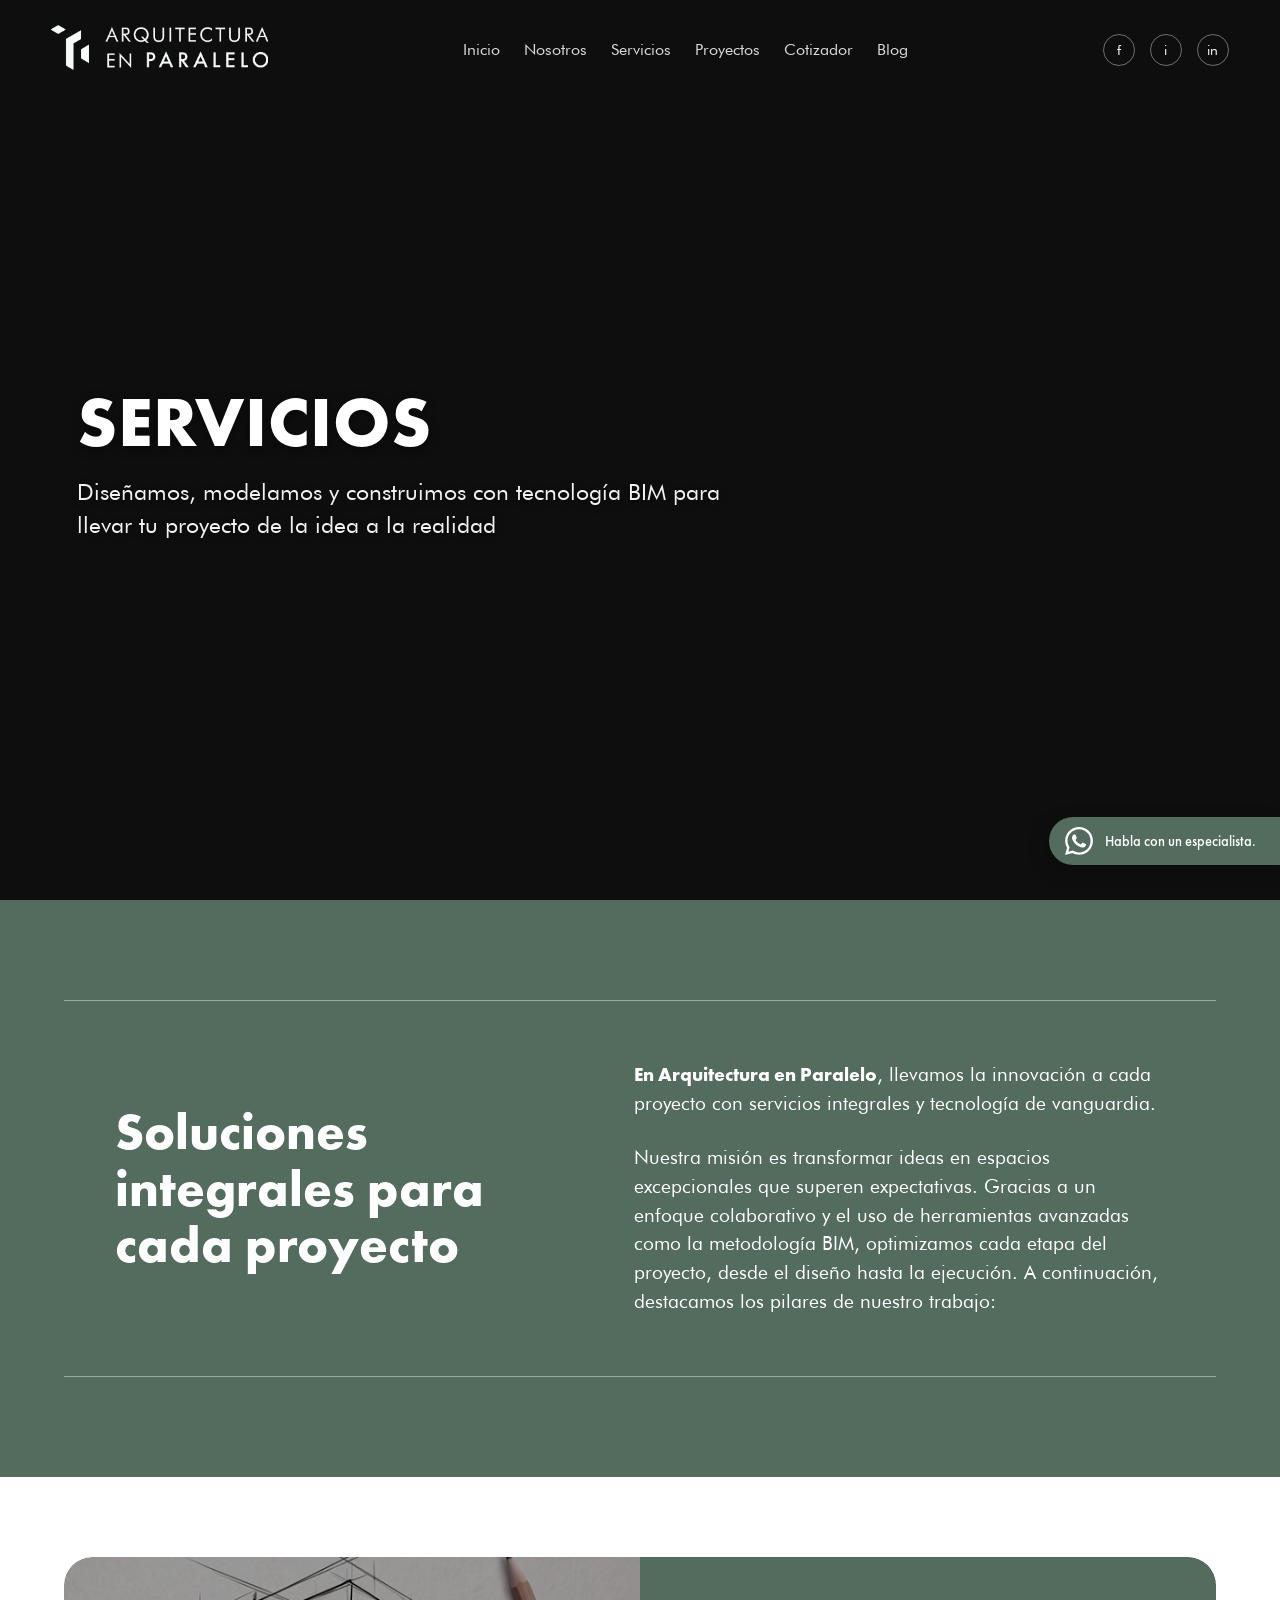
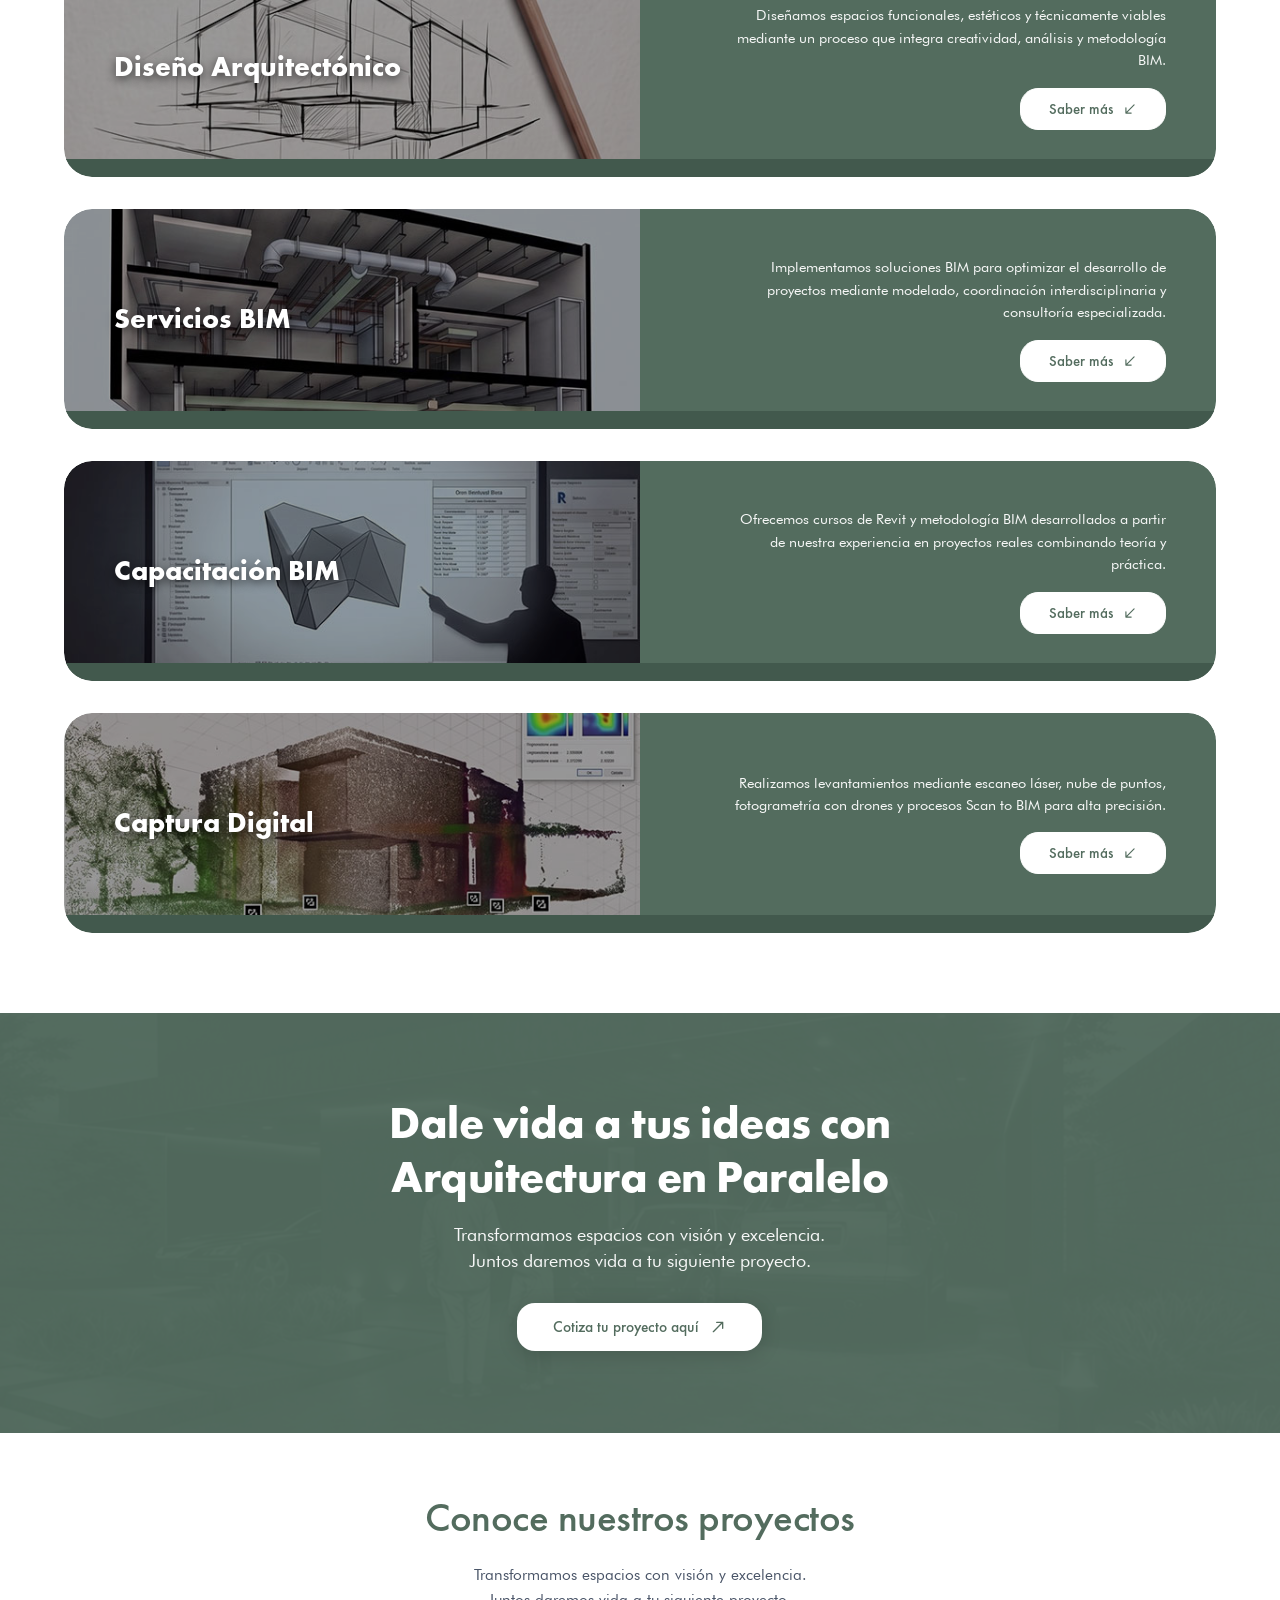
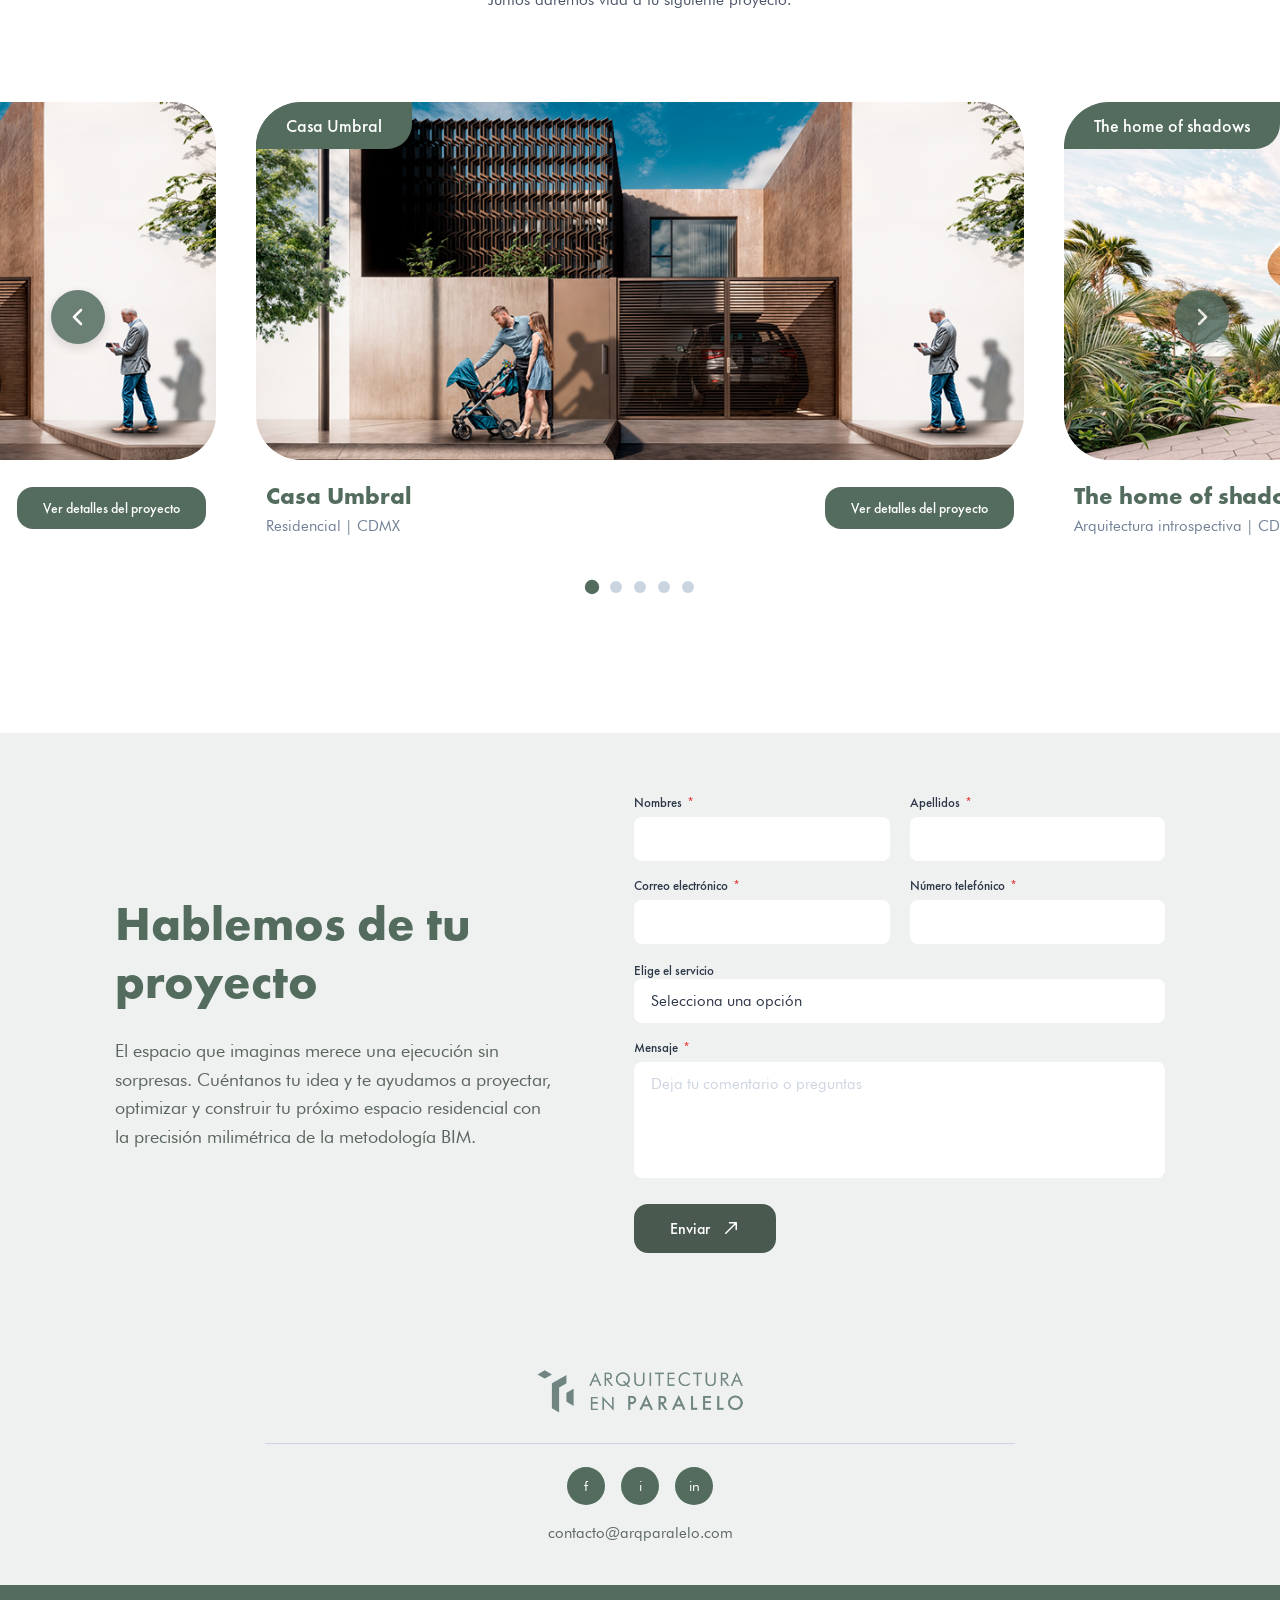
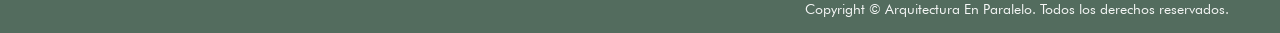
<file: servicios.html>
<!DOCTYPE html>
<html lang="es">
<head>
  <meta charset="UTF-8">
  <meta name="viewport" content="width=device-width, initial-scale=1.0">
  <title>Servicios | Arquitectura en Paralelo</title>
  <link rel="icon" type="image/png" href="assets/img/favicon_aep.png">
  
  <!-- ENLACE AL ARCHIVO CSS EXTERNO -->
  <link rel="stylesheet" href="style.css">
</head>

<body>

<!-- 1. NAVBAR FIJO ADAPTATIVO -->
<header class="main-header" id="navbar">
  <div class="header-container">
    <div class="logo">
      <img src="assets/img/logo-header.png" alt="Arquitectura en Paralelo" class="logo-light">
      <img src="assets/img/logo-aep.png" alt="Arquitectura en Paralelo" class="logo-dark">
    </div>
    
    <button class="menu-toggle" id="mobile-menu-btn" aria-label="Abrir menú">
      <span class="line"></span>
      <span class="line"></span>
      <span class="line"></span>
    </button>
    
    <nav class="nav-menu" id="main-nav">
      <div class="nav-links">
        <a href="index.html">Inicio</a>
        <a href="nosotros.html">Nosotros</a>
        <a href="servicios.html">Servicios</a>
        <a href="proyectos.html">Proyectos</a>
        <a href="cotizador.html" class="active">Cotizador</a>
        <a href="blog.html">Blog</a>
      </div>
      
      <div class="mobile-socials">
        <a href="https://www.facebook.com/profile.php?id=61570769352204" class="social-link" target="_blank">f</a>
        <a href="https://www.instagram.com/arqenparalelo" class="social-link" target="_blank">i</a>
        <a href="https://www.linkedin.com/company/arqparalelo/" class="social-link" target="_blank">in</a>
      </div>
    </nav>
    
    <div class="social-icons-desktop">
      <a href="https://www.facebook.com/profile.php?id=61570769352204" class="social-link" target="_blank">f</a>
      <a href="https://www.instagram.com/arqenparalelo" class="social-link" target="_blank">i</a>
      <a href="https://www.linkedin.com/company/arqparalelo/" class="social-link" target="_blank">in</a>
    </div>
  </div>
</header>

<!-- 2. SECCIÓN HERO -->
<section class="servicios-hero-section">
  <div class="servicios-hero-background">
    <video autoplay loop muted playsinline id="hero-servicios-video">
      <source src="assets/img/hero_servicios.mp4" type="video/mp4">
      Tu navegador no soporta reproducción de video.
    </video>
  </div>
  
  <div class="servicios-hero-content reveal-anim">
    <h1 class="servicios-hero-title">SERVICIOS</h1>
    <p class="servicios-hero-subtitle">Diseñamos, modelamos y construimos con tecnología BIM para llevar tu proyecto de la idea a la realidad</p>
  </div>
</section>

<!-- SECCIÓN INTRODUCCIÓN A SOLUCIONES -->
<section class="servicios-intro-section">
  <div class="servicios-intro-container">
    
    <!-- Columna Izquierda: Título Principal de la sección -->
    <div class="servicios-intro-col-left reveal-anim">
      <h2 class="servicios-intro-main-title">Soluciones integrales para cada proyecto</h2>
    </div>
    
    <!-- Columna Derecha: Párrafos descriptivos -->
    <div class="servicios-intro-col-right">
      <p class="servicios-intro-paragraph p-bold reveal-anim delay-1">
        <strong>En Arquitectura en Paralelo</strong>, llevamos la innovación a cada proyecto con servicios integrales y tecnología de vanguardia.
      </p>
      <p class="servicios-intro-paragraph reveal-anim delay-2">
        Nuestra misión es transformar ideas en espacios excepcionales que superen expectativas. Gracias a un enfoque colaborativo y el uso de herramientas avanzadas como la metodología BIM, optimizamos cada etapa del proyecto, desde el diseño hasta la ejecución. A continuación, destacamos los pilares de nuestro trabajo:
      </p>
    </div>

  </div>
</section>

<!-- SECCIÓN LISTADO DE SERVICIOS INTERACTIVOS -->
<section class="lista-servicios-section">
  <div class="servicios-lista-container">

    <!-- SERVICIO 1: DISEÑO ARQUITECTÓNICO -->
    <div id="diseno-arquitectonico" class="servicio-item-bloque">
      
      <!-- TARJETA FRONTAL (Con imagen de fondo) -->
      <div class="tarjeta-servicio-resumen reveal-anim servicio-bg-diseno">
        <div class="servicio-overlay-card"></div>
        
        <div class="servicio-titulo-caja">
          <h3>Diseño Arquitectónico</h3>
        </div>
        
        <div class="servicio-desc-caja">
          <p>Diseñamos espacios funcionales, estéticos y técnicamente viables mediante un proceso que integra creatividad, análisis y metodología BIM.</p>
          <button class="btn-saber-mas" onclick="toggleServicio(this)">
            <span>Saber más</span>
            <svg viewBox="0 0 24 24" width="14" height="14"><path d="M19 5L5 19M5 19H14M5 19V10" stroke="currentColor" stroke-width="2" stroke-linecap="round" stroke-linejoin="round"/></svg>
          </button>
        </div>
      </div>

      <!-- SOLAPA VERDE TRASERA (Se asoma abajo y se desplaza al hover) -->
      <div class="solapa-verde-peek"></div>
      
      <!-- PANEL VERDE EXPANDIBLE (Queda igual al abrir) -->
      <div class="servicio-panel-detalle">
        <div class="panel-detalle-interno">
          <button class="btn-cerrar-panel" onclick="toggleServicio(this)" aria-label="Cerrar panel">
            <svg viewBox="0 0 24 24" width="18" height="18" stroke="currentColor" stroke-width="2" fill="none" stroke-linecap="round" stroke-linejoin="round">
              <line x1="18" y1="6" x2="6" y2="18"></line>
              <line x1="6" y1="6" x2="18" y2="18"></line>
            </svg>
          </button>
          
          <div class="panel-grid">
            <div class="panel-foto-estatica">
              <img src="assets/img/disenio.jpg" alt="Diseño Arquitectónico">
            </div>
            
            <div class="panel-texto-content">
              <p>Diseñamos espacios funcionales, estéticos y técnicamente viables mediante un proceso que integra creatividad, análisis y metodología BIM. Desarrollamos proyectos desde el concepto arquitectónico hasta el proyecto ejecutivo y el acompañamiento en obra.</p>
            </div>
          </div>
        </div>
      </div>

    </div>

    <!-- SERVICIO 2: SERVICIOS BIM -->
    <div id="capacitacion-bim" class="servicio-item-bloque">
      <div class="tarjeta-servicio-resumen reveal-anim servicio-bg-bim">
        <div class="servicio-overlay-card"></div>
        <div class="servicio-titulo-caja">
          <h3>Servicios BIM</h3>
        </div>
        <div class="servicio-desc-caja">
          <p>Implementamos soluciones BIM para optimizar el desarrollo de proyectos mediante modelado, coordinación interdisciplinaria y consultoría especializada.</p>
          <button class="btn-saber-mas" onclick="toggleServicio(this)">
            <span>Saber más</span>
            <svg viewBox="0 0 24 24" width="14" height="14"><path d="M19 5L5 19M5 19H14M5 19V10" stroke="currentColor" stroke-width="2" stroke-linecap="round" stroke-linejoin="round"/></svg>
          </button>
        </div>
      </div>

      <div class="solapa-verde-peek"></div>
      
      <div class="servicio-panel-detalle">
        <div class="panel-detalle-interno">
          <button class="btn-cerrar-panel" onclick="toggleServicio(this)" aria-label="Cerrar panel">
            <svg viewBox="0 0 24 24" width="18" height="18" stroke="currentColor" stroke-width="2" fill="none" stroke-linecap="round" stroke-linejoin="round">
              <line x1="18" y1="6" x2="6" y2="18"></line>
              <line x1="6" y1="6" x2="18" y2="18"></line>
            </svg>
          </button>
          
          <div class="panel-grid">
            <div class="panel-foto-estatica">
              <img src="assets/img/bim.jpg" alt="Servicios BIM">
            </div>
            
            <div class="panel-texto-content">
              <p>Implementamos soluciones BIM para optimizar el desarrollo de proyectos mediante modelado, coordinación interdisciplinaria, detección de interferencias, documentación y consultoría especializada, mejorando la calidad y el control durante todo el proceso.</p>
            </div>
          </div>
        </div>
      </div>
    </div>

    <!-- SERVICIO 3: CAPACITACIÓN BIM -->
    <div id="captura-digital" class="servicio-item-bloque">
      <div class="tarjeta-servicio-resumen reveal-anim servicio-bg-capacitacion">
        <div class="servicio-overlay-card"></div>
        <div class="servicio-titulo-caja">
          <h3>Capacitación BIM</h3>
        </div>
        <div class="servicio-desc-caja">
          <p>Ofrecemos cursos de Revit y metodología BIM desarrollados a partir de nuestra experiencia en proyectos reales combinando teoría y práctica.</p>
          <button class="btn-saber-mas" onclick="toggleServicio(this)">
            <span>Saber más</span>
            <svg viewBox="0 0 24 24" width="14" height="14"><path d="M19 5L5 19M5 19H14M5 19V10" stroke="currentColor" stroke-width="2" stroke-linecap="round" stroke-linejoin="round"/></svg>
          </button>
        </div>
      </div>

      <div class="solapa-verde-peek"></div>
      
      <div class="servicio-panel-detalle">
        <div class="panel-detalle-interno">
          <button class="btn-cerrar-panel" onclick="toggleServicio(this)" aria-label="Cerrar panel">
            <svg viewBox="0 0 24 24" width="18" height="18" stroke="currentColor" stroke-width="2" fill="none" stroke-linecap="round" stroke-linejoin="round">
              <line x1="18" y1="6" x2="6" y2="18"></line>
              <line x1="6" y1="6" x2="18" y2="18"></line>
            </svg>
          </button>
          
          <div class="panel-grid">
            <div class="panel-foto-estatica">
              <img src="assets/img/capacitacion.jpg" alt="Capacitación BIM">
            </div>
            
            <div class="panel-texto-content">
              <p>Ofrecemos cursos de Revit y metodología BIM desarrollados a partir de nuestra experiencia en proyectos reales de arquitectura, infraestructura y edificación. La formación combina teoría, práctica y aplicación profesional.</p>
            </div>
          </div>
        </div>
      </div>
    </div>

    <!-- SERVICIO 4: CAPTURA DIGITAL -->
    <div id="servicios-bim" class="servicio-item-bloque">
      <div class="tarjeta-servicio-resumen reveal-anim servicio-bg-captura">
        <div class="servicio-overlay-card"></div>
        <div class="servicio-titulo-caja">
          <h3>Captura Digital</h3>
        </div>
        <div class="servicio-desc-caja">
          <p>Realizamos levantamientos mediante escaneo láser, nube de puntos, fotogrametría con drones y procesos Scan to BIM para alta precisión.</p>
          <button class="btn-saber-mas" onclick="toggleServicio(this)">
            <span>Saber más</span>
            <svg viewBox="0 0 24 24" width="14" height="14"><path d="M19 5L5 19M5 19H14M5 19V10" stroke="currentColor" stroke-width="2" stroke-linecap="round" stroke-linejoin="round"/></svg>
          </button>
        </div>
      </div>

      <div class="solapa-verde-peek"></div>
      
      <div class="servicio-panel-detalle">
        <div class="panel-detalle-interno">
          <button class="btn-cerrar-panel" onclick="toggleServicio(this)" aria-label="Cerrar panel">
            <svg viewBox="0 0 24 24" width="18" height="18" stroke="currentColor" stroke-width="2" fill="none" stroke-linecap="round" stroke-linejoin="round">
              <line x1="18" y1="6" x2="6" y2="18"></line>
              <line x1="6" y1="6" x2="18" y2="18"></line>
            </svg>
          </button>
          
          <div class="panel-grid">
            <div class="panel-foto-estatica">
              <img src="assets/img/captura.jpg" alt="Captura Digital">
            </div>
            
            <div class="panel-texto-content">
              <p>Realizamos levantamientos mediante escaneo láser, nube de puntos, fotogrametría con drones y procesos Scan to BIM para documentar edificaciones existentes con alta precisión.</p>
            </div>
          </div>
        </div>
      </div>
    </div>

  </div>
</section>

<!-- SECCIÓN BANNER CTA (DALE VIDA A TUS IDEAS) -->
<section class="banner-cta-servicios">
  <div class="banner-cta-bg">
    <!-- Usamos la imagen de fondo del banner existente -->
    <img src="assets/img/banner_nosotros.png" alt="Arquitectura en Paralelo Proyectos">
  </div>
  
  <div class="banner-cta-contenido reveal-anim">
    <h2>Dale vida a tus ideas con<br>Arquitectura en Paralelo</h2>
    <p>Transformamos espacios con visión y excelencia.<br>Juntos daremos vida a tu siguiente proyecto.</p>
    
    <a href="cotizador.html" class="btn-banner-cotiza">
      Cotiza tu proyecto aquí
      <svg viewBox="0 0 24 24" width="16" height="16"><path d="M5 19L19 5M19 5H10M19 5V14" stroke="currentColor" stroke-width="2" stroke-linecap="round" stroke-linejoin="round"/></svg>
    </a>
  </div>
</section>

<!-- 1. SECCIÓN CARRUSEL DE PROYECTOS COMPLETO -->
<section class="section-proyectos-completa">
  
  <div class="proyectos-intro-header">
    <h2 class="proyectos-intro-title title-nowrap">Conoce nuestros proyectos</h2>
    <p class="proyectos-intro-paragraph reveal-anim delay-1">
      Transformamos espacios con visión y excelencia.
      <br>Juntos daremos vida a tu siguiente proyecto.
    </p>
  </div>

  <div class="carrusel-proyectos-wrapper">
    <div class="carrusel-arrows">
      <button class="arrow-btn btn-prev" aria-label="Anterior">
        <svg viewBox="0 0 24 24" width="24" height="24"><path d="M15 19l-7-7 7-7" stroke="currentColor" stroke-width="2.5" stroke-linecap="round" stroke-linejoin="round" fill="none"/></svg>
      </button>
      <button class="arrow-btn btn-next" aria-label="Siguiente">
        <svg viewBox="0 0 24 24" width="24" height="24"><path d="M9 5l7 7-7 7" stroke="currentColor" stroke-width="2.5" stroke-linecap="round" stroke-linejoin="round" fill="none"/></svg>
      </button>
    </div>

    <div class="carrusel-proyectos-container">
      <div class="carrusel-track">

        <div class="proyecto-card">
          <div class="proyecto-imagen-wrapper">
            <img src="assets/img/Carrusel_Umbral.png" alt="Casa Umbral">
            <div class="pleca-verde">Casa Umbral</div>
          </div>
          <div class="proyecto-info">
            <div class="proyecto-texto">
              <h3>Casa Umbral</h3>
              <p>Residencial | CDMX</p>
            </div>
            <a href="proyectos.html#tarjeta-casa-umbral" class="btn-proyecto">Ver detalles del proyecto</a>
          </div>
        </div>

        <div class="proyecto-card">
          <div class="proyecto-imagen-wrapper">
            <img src="assets/img/Carrusel_Shadows.png" alt="The home of shadows">
            <div class="pleca-verde">The home of shadows</div>
          </div>
          <div class="proyecto-info">
            <div class="proyecto-texto">
              <h3>The home of shadows</h3>
              <p>Arquitectura introspectiva | CDMX</p>
            </div>
            <a href="proyectos.html#tarjeta-home-shadows" class="btn-proyecto">Ver detalles del proyecto</a>
          </div>
        </div>

        <div class="proyecto-card">
          <div class="proyecto-imagen-wrapper">
            <img src="assets/img/Carrusel_Pabellon.png" alt="Pabellón Tensión">
            <div class="pleca-verde">Pabellón Tensión</div>
          </div>
          <div class="proyecto-info">
            <div class="proyecto-texto">
              <h3>Pabellón Tensión</h3>
              <p>Arquitectura experimental | CDMX</p>
            </div>
            <a href="proyectos.html#tarjeta-pabellon-tension" class="btn-proyecto">Ver detalles del proyecto</a>
          </div>
        </div>

        <div class="proyecto-card">
          <div class="proyecto-imagen-wrapper">
            <img src="assets/img/Carrusel_Paisaje.png" alt="Paisaje Contenido">
            <div class="pleca-verde">Paisaje Contenido</div>
          </div>
          <div class="proyecto-info">
            <div class="proyecto-texto">
              <h3>Paisaje Contenido</h3>
              <p>Conjunto habitacional | CDMX</p>
            </div>
            <a href="proyectos.html#tarjeta-paisaje-contenido" class="btn-proyecto">Ver detalles del proyecto</a>
          </div>
        </div>

        <div class="proyecto-card">
          <div class="proyecto-imagen-wrapper">
            <img src="assets/img/Carrusel_Puente.png" alt="Casa Puente">
            <div class="pleca-verde">Casa Puente</div>
          </div>
          <div class="proyecto-info">
            <div class="proyecto-texto">
              <h3>Casa Puente</h3>
              <p>Residencial | Estado de México</p>
            </div>
            <a href="#puente" class="btn-proyecto">Ver detalles del proyecto</a>
          </div>
        </div>

      </div>
    </div>

    <div class="carrusel-dots">
      <span class="dot" data-index="0"></span>
      <span class="dot active" data-index="1"></span> 
      <span class="dot" data-index="2"></span>
      <span class="dot" data-index="3"></span>
      <span class="dot" data-index="4"></span>
    </div>
  </div>
</section>

<!-- SECCIÓN FORMULARIO DE CONTACTO (ESTILO HOME ORIGINAL - FONDO GRIS NATIVO) -->
<section class="contact-section">
  <div class="contact-container">
    
    <div class="contact-info-col">
      <h2 class="contact-title reveal-anim">Hablemos de tu proyecto</h2>
      <p class="contact-text reveal-anim delay-1">
        El espacio que imaginas merece una ejecución sin sorpresas. Cuéntanos tu idea y te ayudamos a proyectar, optimizar y construir tu próximo espacio residencial con la precisión milimétrica de la metodología BIM.
      </p>
    </div>
    
    <div class="contact-form-col">
  <form action="enviar.php" method="POST" class="main-form">
    
    <div class="form-row">
      <div class="form-group">
        <label for="nombres_s">Nombres <span class="required">*</span></label>
        <input type="text" id="nombres_s" name="nombres" required>
      </div>
      <div class="form-group">
        <label for="apellidos_s">Apellidos <span class="required">*</span></label>
        <input type="text" id="apellidos_s" name="apellidos" required>
      </div>
    </div>
    
    <div class="form-row">
      <div class="form-group">
        <label for="email_s">Correo electrónico <span class="required">*</span></label>
        <input type="email" id="email_s" name="email" required>
      </div>
      <div class="form-group">
        <label for="telefono_s">Número telefónico <span class="required">*</span></label>
        <input type="tel" id="telefono_s" name="telefono" required>
      </div>
    </div>
    
    <div class="form-field full-width">
      <label for="servicio_s">Elige el servicio</label>
      <select id="servicio_s" name="servicio">
        <option value="" disabled selected>Selecciona una opción</option>
        <option value="Diseño Arquitectónico">Diseño Arquitectónico</option>
        <option value="Servicios BIM">Servicios BIM</option>
        <option value="Capacitación BIM">Capacitación BIM</option>
        <option value="Captura Digital">Captura Digital</option>
      </select>
    </div>
    
    <div class="form-group full-width">
      <label for="mensaje_s">Mensaje <span class="required">*</span></label>
      <textarea id="mensaje_s" name="mensaje" rows="5" placeholder="Deja tu comentario o preguntas" required></textarea>
    </div>
    
    <div class="form-submit-wrapper">
      <button type="submit" class="btn-submit">
        Enviar
        <svg viewBox="0 0 24 24" width="18" height="18"><path d="M5 19L19 5M19 5H10M19 5V14" stroke="currentColor" stroke-width="2" stroke-linecap="round" stroke-linejoin="round"/></svg>
      </button>
    </div>
    
  </form>
</div>
    
  </div>
</section>

<!-- 3. BLOQUE FOOTER CORPORATIVO -->
<footer class="main-footer">
  <div class="footer-top">
    <div class="footer-logo">
      <img src="assets/img/logo-aep.png" alt="Arquitectura en Paralelo">
    </div>
    
    <hr class="footer-divider">
    
    <div class="footer-socials">
      <a href="https://www.facebook.com/profile.php?id=61570769352204" class="footer-icon">f</a>
      <a href="https://www.instagram.com/arqenparalelo" class="footer-icon">i</a>
      <a href="https://www.linkedin.com/company/arqparalelo/" class="footer-icon">in</a>
    </div>
    
    <div class="footer-contact">
      <a href="mailto:contacto@arqparalelo.com">contacto@arqparalelo.com</a>
    </div>
  </div>

  <div class="footer-bottom">
    <div class="footer-bottom-container">
      <p class="footer-copyright">
        Copyright &copy; Arquitectura En Paralelo. Todos los derechos reservados.
      </p>
    </div>
  </div>
</footer>

<!-- BOTÓN FLOTANTE WHATSAPP PEGADO A LA DERECHA -->
<a href="https://wa.me/5215665063857?text=Hola,%20me%20gustaría%20cotizar%20un%20proyecto." 
   class="whatsapp-pill-flotante" 
   target="_blank" 
   rel="noopener noreferrer" 
   aria-label="Habla con un especialista por WhatsApp">
   
  <!-- Ícono SVG de WhatsApp en blanco -->
  <svg class="whatsapp-pill-icon" viewBox="0 0 24 24" fill="currentColor">
    <path d="M.057 24l1.687-6.163c-1.041-1.804-1.588-3.849-1.587-5.946.003-6.556 5.338-11.891 11.893-11.891 3.181.001 6.167 1.24 8.413 3.488 2.245 2.248 3.481 5.236 3.48 8.414-.003 6.557-5.338 11.892-11.893 11.892-1.99-.001-3.951-.5-5.688-1.448l-6.305 1.654zm6.597-3.807c1.676.995 3.276 1.591 5.392 1.592 5.448 0 9.886-4.434 9.889-9.885.002-5.462-4.415-9.89-9.881-9.892-5.452 0-9.887 4.434-9.889 9.884-.001 2.225.651 3.891 1.746 5.634l-.999 3.648 3.742-.981zm11.387-5.464c-.074-.124-.272-.198-.57-.347-.297-.149-1.758-.868-2.031-.967-.272-.099-.47-.149-.669.149-.198.297-.768.967-.941 1.165-.173.198-.347.223-.644.074-.297-.149-1.255-.462-2.39-1.475-.883-.788-1.48-1.761-1.653-2.059-.173-.297-.018-.458.13-.606.134-.133.297-.347.446-.521.151-.172.2-.296.3-.495.099-.198.05-.372-.025-.521-.075-.148-.669-1.611-.916-2.206-.242-.579-.487-.501-.669-.51l-.57-.01c-.198 0-.52.074-.792.372s-1.04 1.016-1.04 2.479 1.065 2.876 1.213 3.074c.149.198 2.095 3.2 5.076 4.487.709.306 1.263.489 1.694.626.712.226 1.36.194 1.872.118.571-.085 1.758-.719 2.006-1.413.248-.695.248-1.29.173-1.414z"/>
  </svg>
  
  <span class="whatsapp-pill-text">Habla con un especialista.</span>
</a>

<!-- Botón de retorno arriba izquierdo controlado por Scroll -->
<button class="btn-scroll-top" onclick="window.scrollTo({top: 0, behavior: 'smooth'});">▲</button>

<!-- VÍNCULO AL MOTOR JAVASCRIPT -->
<script src="script.js"></script>
</body>
</html>
</file>
<file: style.css>
/* ==========================================================================
   1. CONFIGURACIÓN DE FUENTES FUTURA LOCALES
   ========================================================================== */

img, svg {
  max-width: 100%;
  height: auto;
}

   /* Peso normal/lectura (Book) */
@font-face {
  font-family: 'Futura Local';
  src: url('assets/fonts/Futura-Book-font.ttf') format('truetype');
  font-weight: 400;
  font-style: normal;
}

/* Peso intermedio (Medium) */
@font-face {
  font-family: 'Futura Local';
  src: url('assets/fonts/FuturaPTMedium.otf') format('opentype');
  font-weight: 500;
  font-style: normal;
}

/* Peso pesado para títulos (Bold) */
@font-face {
  font-family: 'Futura Local';
  src: url('assets/fonts/FuturaPTBold.otf') format('opentype');
  font-weight: 700;
  font-style: normal;
}

/* ==========================================================================
   2. RESETEO Y CONFIGURACIÓN GENERAL
   ========================================================================== */
* {
  margin: 0;
  padding: 0;
  box-sizing: border-box;
}

body {
  font-family: 'Futura Local', 'Futura', Arial, sans-serif;
  background-color: #1a1a1a;
  overflow-x: hidden;
  -webkit-font-smoothing: antialiased;
  -moz-osx-font-smoothing: grayscale;
}

/* ==========================================================================
   3. HEADER TRANSPARENTE
   ========================================================================== */
.main-header {
  position: absolute;
  top: 0;
  left: 0;
  width: 100%;
  z-index: 10;
  padding: 25px 4vw;
}

.header-container {
  display: flex;
  justify-content: space-between;
  align-items: center;
  max-width: 1800px;
  margin: 0 auto;
  width: 100%;
}

.logo img {
  height: 45px;
  width: auto;
}

.nav-menu {
  display: flex;
  align-items: center;
  justify-content: space-between;
  gap: 30px;
  opacity: 1 !important;       /* <-- AGREGA ESTO: Asegura que se vea en monitor */
  visibility: visible !important; /* <-- AGREGA ESTO: Asegura que responda en monitor */
}

.nav-menu a {
  color: #ffffff;
  text-decoration: none;
  font-size: 15px;
  font-weight: 400; /* Carga Futura-Book-font.ttf */
  opacity: 0.85;
  transition: opacity 0.3s ease;
}

.nav-menu a:hover {
  opacity: 1;
}

.social-icons {
  display: flex;
  gap: 15px;
}

.social-link {
  color: #ffffff;
  text-decoration: none;
  width: 32px;
  height: 32px;
  border: 1px solid rgba(255, 255, 255, 0.4);
  border-radius: 50%;
  display: flex;
  align-items: center;
  justify-content: center;
  font-size: 14px;
  font-weight: 400;
  transition: all 0.3s ease;
}

.social-link:hover {
  background: #ffffff;
  color: #000000;
}

/* ==========================================================================
   4. SECCIÓN HERO (100% ALTO DE PANTALLA)
   ========================================================================== */
.hero-section {
  position: relative;
  width: 100%;
  height: 100vh; /* Fuerza el alto total del monitor */
  display: flex;
  justify-content: center;
  align-items: center;
  overflow: hidden;
}

/* Contenedor y capa oscura sobre el video */
.video-background {
  position: absolute;
  top: 0;
  left: 0;
  width: 100%;
  height: 100%;
  z-index: 1;
}

.video-background video {
  width: 100%;
  height: 100%;
  object-fit: cover; /* Recorta y adapta el video sin deformarlo */
}

.video-background::before {
  content: '';
  position: absolute;
  top: 0; 
  left: 0; 
  width: 100%; 
  height: 100%;
  background: rgba(0, 0, 0, 0.35); /* Filtro oscuro para contraste */
  z-index: 2;
}

/* ==========================================================================
   5. TEXTOS CENTRALES Y TEXTO FLUIDO
   ========================================================================== */
.hero-content {
  position: relative;
  z-index: 3;
  text-align: center;
  color: #ffffff;
  width: 90%;
  max-width: 1200px;
  margin-top: 60px; /* Margen de cortesía por el header */
}

.hero-title {
  font-size: clamp(2.2rem, 5vw, 4.8rem); /* Se escala perfecto de celular a 27" */
  font-weight: 700; /* Carga FuturaPTBold.otf */
  letter-spacing: 2px;
  margin: 0 0 15px 0;
  line-height: 1.1;
}

.hero-subtitle {
  font-size: clamp(1.1rem, 1.8vw, 1.6rem);
  font-weight: 400; /* Carga Futura-Book-font.ttf */
  max-width: 800px;
  margin: 0 auto 40px auto;
  opacity: 0.9;
  line-height: 1.4;
}

/* ==========================================================================
   6. BOTONES DE ACCIÓN
   ========================================================================== */
.hero-buttons {
  display: flex;
  justify-content: center;
  gap: 20px;
}

.btn-hero {
  display: inline-flex;
  align-items: center;
  gap: 12px;
  padding: 14px 32px;
  border-radius: 14px;
  font-size: 15px;
  font-weight: 500; /* Carga FuturaPTMedium.otf */
  text-decoration: none;
  transition: all 0.3s ease;
}

.btn-hero svg {
  transition: transform 0.3s ease;
}

.btn-hero:hover svg {
  transform: translate(2px, -2px); /* Pequeño desplazamiento de la flecha */
}

/* Botón Izquierdo (Traslúcido con Blur) */
.btn-outline {
  border: 1px solid rgba(255, 255, 255, 0.6);
  background: rgba(255, 255, 255, 0.05);
  color: #ffffff;
  backdrop-filter: blur(5px);
}

.btn-outline:hover {
  background: rgba(255, 255, 255, 0.2);
  border-color: #ffffff;
}

/* Botón Derecho (Verde Sólido) */
.btn-solid {
  background-color: #536c5e;
  color: #ffffff;
  border: 1px solid #536c5e;
}

.btn-solid:hover {
  background-color: #42594d;
  border-color: #42594d;
}

/* ==========================================================================
   7. OPTIMIZACIÓN RESPONSIVA (MÓVILES)
   ========================================================================== */
@media (max-width: 992px) {
  .main-header {
    padding: 20px 6vw;
  }
  
  .nav-menu {
    display: none; /* Oculta el menú horizontal en móviles */
  }
  
  .hero-buttons {
    flex-direction: column; /* Apila los botones en vertical */
    align-items: center;
    gap: 15px;
  }
  
  .btn-hero {
    width: 100%;
    max-width: 320px;
    justify-content: center;
  }
}

/* ==========================================================================
   8. SECCIÓN EQUIPO (70% ALTO DE PANTALLA)
   ========================================================================== */
.team-section {
  position: relative;
  width: 100%;
  height: 70vh; /* Fuerza el 70% del alto de la pantalla */
  min-height: 550px; /* Evita que se colapse en pantallas muy enanas */
  background-image: url('assets/img/team.jpg');
  background-size: cover;
  background-position: center;
  background-repeat: no-repeat;
  display: flex;
  align-items: center;
  justify-content: center;
  overflow: hidden;
}

/* Capa verde translúcida de fondo */
.team-overlay {
  position: absolute;
  top: 0;
  left: 0;
  width: 100%;
  height: 100%;
  background: rgba(83, 108, 94, 0.0); /* Bajada a 0.45 para dar solo un sutil tinte verde */
  z-index: 1;
}

/* Contenedor principal con las líneas blancas superiores e inferiores */
.team-container {
  position: relative;
  z-index: 2;
  width: 90vw;
  max-width: 1600px;
  height: 75%; /* Altura interna relativa para las líneas */
  display: grid;
  grid-template-columns: 1fr 1fr;
  gap: 5vw;
  align-content: center;
  align-items: center;
  padding: 60px 4vw;
  box-sizing: border-box;
  
  /* Las líneas blancas del diseño */
  border-top: 1px solid rgba(255, 255, 255, 0.6);
  border-bottom: 1px solid rgba(255, 255, 255, 0.6);
}

/* --- COLUMNA IZQUIERDA --- */
.team-col-left {
  display: flex;
  flex-direction: column;
  align-items: flex-start;
  justify-content: center;
}

.team-main-title {
  font-family: 'Futura Local', sans-serif;
  font-weight: 700; /* Carga FuturaPTBold.otf */
  color: #ffffff;
  font-size: clamp(2.2rem, 4vw, 3.8rem);
  line-height: 1.1;
  margin-bottom: 35px;
}

/* Botón estilo pastilla oscura */
.btn-team {
  display: inline-flex;
  align-items: center;
  gap: 12px;
  /* Degradado lineal de izquierda (más oscuro) a derecha (más claro) */
  background: linear-gradient(90deg, #46574c 0%, #596f61 100%);
  border: 1px solid rgba(255, 255, 255, 0.1);
  color: #ffffff;
  text-decoration: none;
  padding: 14px 36px; /* Ajustado el padding horizontal para que se estire como en la captura */
  border-radius: 14px; /* Cambiado a 50px para dar ese acabado de píldora perfecto */
  font-size: 16px;
  font-weight: 500; /* Carga FuturaPTMedium.otf */
  transition: all 0.3s ease;
  box-shadow: 0 4px 15px rgba(0, 0, 0, 0.15); /* Una sutil sombra para darle volumen */
}

.btn-team svg {
  transition: transform 0.3s ease;
}

/* Efecto hover sutil para cuando pasan el cursor */
.btn-team:hover {
  background: linear-gradient(90deg, #3f4f45 0%, #4f6356 100%);
  box-shadow: 0 6px 20px rgba(0, 0, 0, 0.25);
}

.btn-team:hover svg {
  transform: translate(2px, -2px);
}

/* --- COLUMNA DERECHA --- */
.team-col-right {
  display: flex;
  flex-direction: column;
  justify-content: center;
  gap: 40px; /* Separación entre bloques de texto */
  color: #ffffff;
}

.team-paragraph {
  font-family: 'Futura Local', sans-serif;
  font-weight: 400; /* Carga Futura-Book-font.ttf */
  font-size: clamp(1.1rem, 1.6vw, 1.45rem);
  line-height: 1.5;
  max-width: 540px;
  opacity: 0.95;
}

/* ==========================================================================
   9. RESPONSIVO SECCIÓN EQUIPO (MÓVILES Y TABLETS)
   ========================================================================== */
@media (max-width: 992px) {
  .team-section {
    height: auto; /* Permite que crezca si el texto es muy largo en móvil */
    padding: 80px 0;
  }
  
  .team-container {
    grid-template-columns: 1fr; /* Una sola columna en móvil */
    gap: 40px;
    height: auto;
    padding: 40px 4vw;
  }
  
  .team-col-right {
    gap: 25px;
  }
  
  .team-paragraph {
    max-width: 100%;
  }
}

/* ==========================================================================
   10. SECCIÓN INTRO TEXTO MINIMALISTA
   ========================================================================== */
.intro-text-section {
  width: 100%;
  background-color: #f7f7f7; /* Un fondo gris claro muy sutil como el de tu captura */
  padding: 100px 4vw; /* Buen espacio vertical para que respire la sección */
  display: flex;
  justify-content: center;
  align-items: center;
  box-sizing: border-box;
}

.intro-text-container {
  width: 100%;
  max-width: 950px; /* Evita que las líneas de texto sean infinitas en un monitor de 27" */
  text-align: center;
}

.intro-title {
  font-family: 'Futura Local', sans-serif;
  font-weight: 500; /* Carga FuturaPTMedium.otf para un grosor elegante pero no masivo */
  color: #536c5e; /* Tu verde característico */
  font-size: clamp(2rem, 3.5vw, 3.2rem); /* Tipografía fluida que escala perfecto */
  line-height: 1.2;
  margin-bottom: 30px;
  letter-spacing: -0.5px;
}

.intro-paragraph {
  font-family: 'Futura Local', sans-serif;
  font-weight: 400; /* Carga Futura-Book-font.ttf */
  color: #4a5568; /* Un gris oscuro suave para que sea legible y estético */
  font-size: clamp(1rem, 1.3vw, 1.25rem);
  line-height: 1.6; /* Interlineado amplio para calcar el diseño original */
  max-width: 850px;
  margin: 0 auto;
  opacity: 0.9;
}

/* ==========================================================================
   11. RESPONSIVO SECCIÓN INTRO
   ========================================================================== */
@media (max-width: 768px) {
  .intro-text-section {
    padding: 60px 6vw; /* Reducimos el colchón de aire en pantallas móviles */
  }
  
  .intro-title {
    margin-bottom: 20px;
  }
}

/* ==========================================================================
   12. CONTENEDOR GENERAL DE LA SECCIÓN DE SERVICIOS (GRILLA 2x2)
   ========================================================================== */
.services-section {
  width: 100%;
  background-color: #536c5e;
  padding: 80px 0;
  box-sizing: border-box;
}

.services-top-bar {
  display: flex;
  justify-content: center;
  margin-bottom: 50px;
}

.btn-services-top {
  display: inline-flex;
  align-items: center;
  gap: 12px;
  border: 1px solid rgba(255, 255, 255, 0.4);
  background: transparent;
  color: #ffffff;
  text-decoration: none;
  padding: 12px 30px;
  border-radius: 14px;
  font-family: 'Futura Local', sans-serif;
  font-weight: 400;
  font-size: 15px;
  transition: all 0.3s ease;
}

.btn-services-top svg {
  transition: transform 0.3s ease;
}

.btn-services-top:hover {
  background: rgba(255, 255, 255, 0.1);
  border-color: #ffffff;
}

.btn-services-top:hover svg {
  transform: translate(2px, -2px);
}

/* --- DISEÑO DE REJILLA 2x2 --- */
.grid-servicios {
  display: grid;
  grid-template-columns: repeat(2, 1fr);
  gap: 28px;
  width: 90vw;
  max-width: 1300px;
  margin: 0 auto;
  box-sizing: border-box;
}

/* --- ESTRUCTURA FLIP CARD 3D --- */
.card-flip {
  perspective: 1000px;
  width: 100%;
  height: 380px; /* Altura uniforme para las 4 tarjetas */
}

.card-inner {
  position: relative;
  width: 100%;
  height: 100%;
  text-align: center;
  transition: transform 0.8s cubic-bezier(0.4, 0, 0.2, 1);
  transform-style: preserve-3d;
}

.card-flip:hover .card-inner {
  transform: rotateY(180deg);
}

.card-front, .card-back {
  position: absolute;
  width: 100%;
  height: 100%;
  -webkit-backface-visibility: hidden;
  backface-visibility: hidden;
  box-sizing: border-box;
  border-radius: 28px !important; /* Esquinas redondeadas homogéneas */
  overflow: hidden !important;
  box-shadow: 0 10px 25px rgba(0, 0, 0, 0.12);
}

/* --- PARTE FRONTAL --- */
.card-front {
  background-size: cover !important;
  background-position: center !important;
  background-repeat: no-repeat !important;
  display: flex;
  align-items: center;
  justify-content: center;
  padding: 30px;
  z-index: 2;
}

.card-front::before {
  content: '';
  position: absolute;
  top: 0; left: 0; width: 100%; height: 100%;
  background: linear-gradient(180deg, rgba(0, 0, 0, 0.35) 0%, rgba(0, 0, 0, 0.6) 100%); 
  z-index: 1;
}

.card-front h3 {
  font-family: 'Futura Local', sans-serif;
  font-weight: 700;
  color: #ffffff;
  font-size: clamp(1.6rem, 2.2vw, 2.4rem);
  z-index: 2;
  margin: 0;
  line-height: 1.2;
  text-shadow: 0 4px 12px rgba(0, 0, 0, 0.7);
}

/* IMÁGENES LOCALES */
.foto-1 { background-image: url('assets/img/services-disenio.jpg'); }
.foto-2 { background-image: url('assets/img/services-capacitacion.jpg'); }
.foto-3 { background-image: url('assets/img/services-captura.jpg'); }
.foto-4 { background-image: url('assets/img/services-bim.jpg'); }

/* --- PARTE TRASERA --- */
.card-back {
  background-color: #42594d;
  transform: rotateY(180deg);
  display: flex;
  flex-direction: column;
  justify-content: center;
  align-items: center;
  padding: 35px;
  opacity: 0;
  visibility: hidden;
  transition: opacity 0.3s ease, visibility 0.3s ease;
}

.card-flip:hover .card-back {
  opacity: 1;
  visibility: visible;
}

.card-back p {
  font-family: 'Futura Local', sans-serif;
  font-weight: 400;
  color: #e2e8f0;
  font-size: 14.5px;
  line-height: 1.6;
  margin-bottom: 24px;
  max-width: 90%;
}

.btn-servicios {
  display: inline-flex;
  align-items: center;
  justify-content: center;
  gap: 8px;
  border: 1px solid #ffffff;
  background: transparent;
  color: #ffffff;
  padding: 10px 24px;
  font-size: 14px;
  font-family: 'Futura Local', sans-serif;
  font-weight: 500;
  text-decoration: none;
  border-radius: 18px;
  transition: all 0.3s ease;
}

.arrow-svg {
  transition: transform 0.3s ease;
}

.btn-servicios:hover {
  background: #ffffff;
  color: #42594d;
}

.btn-servicios:hover .arrow-svg {
  transform: translate(2px, -2px);
}

/* --- RESPONSIVO PARA TABLETS Y MÓVILES --- */
@media (max-width: 850px) {
  .grid-servicios {
    grid-template-columns: 1fr;
    gap: 20px;
  }
  .card-flip {
    height: 300px;
  }
}

/* --- ESTILO DEL BOTÓN BLANCO TRASERO --- */
.btn-servicios {
  display: inline-flex;
  align-items: center;
  justify-content: center;
  gap: 8px;
  border: 1px solid #ffffff;
  background: transparent;
  color: #ffffff;
  padding: 10px 24px;
  font-size: 14px;
  font-family: 'Futura Local', sans-serif;
  font-weight: 500; /* Carga FuturaPTMedium.otf */
  text-decoration: none;
  border-radius: 18px;
  transition: all 0.3s ease;
}

.arrow-svg {
  transition: transform 0.3s ease;
}

.btn-servicios:hover {
  background: #ffffff;
  color: #42594d;
}

.btn-servicios:hover .arrow-svg {
  transform: translate(2px, -2px);
}

/* --- RESPONSIVO PARA MÓVILES --- */
@media (max-width: 992px) {
  .grid-servicios {
    grid-template-columns: 1fr;
    width: 100%;
    padding: 0 20px;
    gap: 20px;
  }
  .columna-centro {
    gap: 20px;
  }
  .card-alta, .card-baja {
    height: 380px;
    max-height: 380px;
    min-height: 380px;
  }
  .card-front h3 {
    font-size: 28px !important;
  }
  .card-back p {
    font-size: 15px !important;
  }
}

/* ==========================================================================
   13. SECCIÓN COMPLETA DE PROYECTOS (100vh) - ACTUALIZADA
   ========================================================================== */
.section-proyectos-completa {
  width: 100%;
  height: 100vh;
  min-height: 850px;
  background-color: #ffffff;
  display: flex;
  flex-direction: column;
  justify-content: space-between;
  padding: 60px 0;
  box-sizing: border-box;
  overflow: hidden;
}

.proyectos-intro-header {
  width: 100%;
  max-width: 1200px; /* Ampliado para dar espacio al título en horizontal */
  margin: 0 auto;
  text-align: center;
  padding: 0 4vw;
  box-sizing: border-box;
}

/* Ajuste 1: Fuerza una sola línea en laptops y monitores grandes */
.title-nowrap {
  white-space: nowrap; 
  font-family: 'Futura Local', sans-serif;
  font-weight: 500;
  color: #536c5e;
  font-size: clamp(1.8rem, 3.2vw, 3.2rem);
  line-height: 1.2;
  margin-bottom: 20px;
  letter-spacing: -0.5px;
}

.proyectos-intro-paragraph {
  font-family: 'Futura Local', sans-serif;
  font-weight: 400;
  color: #4a5568;
  font-size: clamp(0.95rem, 1.2vw, 1.15rem);
  line-height: 1.6;
  max-width: 850px;
  margin: 0 auto;
  opacity: 0.9;
}

.carrusel-proyectos-wrapper {
  width: 100vw;
  overflow: hidden;
  margin-top: auto;
  margin-bottom: auto;
}

/* Contenedor preparado para Drag del mouse */
.carrusel-proyectos-container {
  width: 100%;
  overflow-x: hidden; /* Ocultamos la barra nativa por completo */
  padding: 20px 0;
  box-sizing: border-box;
  cursor: grab; /* Indica que se puede arrastrar */
  user-select: none; /* Evita que se seleccionen los textos al arrastrar */
}

.carrusel-proyectos-container:active {
  cursor: grabbing;
}

.carrusel-track {
  display: flex;
  gap: 40px;
  padding: 0 40px;
  will-change: transform;
}

.proyecto-card {
  flex: 0 0 60vw;
  max-width: 1100px;
  min-width: 650px;
  display: flex;
  flex-direction: column;
  box-sizing: border-box;
}

.proyecto-imagen-wrapper {
  position: relative;
  width: 100%;
  height: 28vw;
  max-height: 480px;
  min-height: 340px;
  border-radius: 45px;
  overflow: hidden;
}

.proyecto-imagen-wrapper img {
  width: 100%;
  height: 100%;
  object-fit: cover;
  pointer-events: none; /* Evita que el navegador intente arrastrar la imagen suelta */
}

.pleca-verde {
  position: absolute;
  top: 0;
  left: 0;
  background-color: #536c5e;
  color: #ffffff;
  padding: 12px 30px;
  font-family: 'Futura Local', sans-serif;
  font-weight: 500;
  font-size: 18px;
  border-bottom-right-radius: 25px;
}

.proyecto-info {
  display: flex;
  justify-content: space-between;
  align-items: center;
  padding: 20px 10px 0 10px;
}

/* Ajuste 5: Cambiado el color del título al verde corporativo */
.proyecto-texto h3 {
  font-family: 'Futura Local', sans-serif;
  font-weight: 700;
  font-size: 24px;
  color: #536c5e; 
  margin: 0 0 6px 0;
}

.proyecto-texto p {
  font-family: 'Futura Local', sans-serif;
  font-weight: 400;
  font-size: 15px;
  color: #718096;
  margin: 0;
}

.btn-proyecto {
  background-color: #536c5e;
  color: #ffffff !important;
  text-decoration: none;
  padding: 12px 26px;
  border-radius: 16px;
  font-family: 'Futura Local', sans-serif;
  font-weight: 500;
  font-size: 14px;
  transition: background-color 0.3s ease;
}

.btn-proyecto:hover {
  background-color: #3f5247;
}

/* --- CÍRCULOS INDICADORES --- */
.carrusel-dots {
  display: flex;
  justify-content: center;
  gap: 12px;
  margin-top: 15px;
  padding: 10px 0; /* Ajuste 4: Añadido padding vertical para que no se corten las esferas */
}

.dot {
  width: 12px;
  height: 12px;
  background-color: #cbd5e1;
  border-radius: 50%;
  cursor: pointer;
  transition: all 0.3s ease;
  box-sizing: content-box; /* Evita heredar problemas de reseteo */
}

.dot.active {
  background-color: #536c5e;
  transform: scale(1.2);
}

@media (max-width: 992px) {
  .title-nowrap {
    white-space: normal; /* En móviles permitimos que baje para no romper la pantalla */
  }
}

@media (max-width: 768px) {
  .section-proyectos-completa {
    height: auto;
    padding: 60px 0;
  }
  .carrusel-track {
    gap: 20px;
    padding: 0 20px;
  }
  .proyecto-card {
  flex: 0 0 70vw; 
  max-width: 1200px;
  min-width: 750px;
}
  .proyecto-imagen-wrapper {
    height: 240px;
  }
  .proyecto-info {
    flex-direction: column;
    align-items: flex-start;
    gap: 15px;
  }
  .btn-proyecto {
    width: 100%;
    text-align: center;
  }
}

/* ==========================================================================
   14. SECCIÓN CONTACTO (50% ALTO DE PANTALLA)
   ========================================================================== */
.contact-section {
  width: 100%;
  height: 50vh; /* Ocupa exactamente el 50% del alto de la pantalla */
  min-height: 580px; /* Previene que se aplaste si el monitor es muy chato */
  background-color: #eef1f0; /* Fondo gris claro con el sutil tinte verdoso de la captura */
  display: flex;
  align-items: center;
  justify-content: center;
  padding: 40px 0;
  box-sizing: border-box;
}

.contact-container {
  width: 90vw;
  max-width: 1600px;
  display: grid;
  grid-template-columns: 1fr 1.2fr; /* Columna del formulario un poco más ancha */
  gap: 6vw;
  align-items: center;
  padding: 0 4vw;
}

/* --- COLUMNA DE INFORMACIÓN --- */
.contact-info-col {
  display: flex;
  flex-direction: column;
  justify-content: center;
}

.contact-title {
  font-family: 'Futura Local', sans-serif;
  font-weight: 700; /* FuturaPTBold */
  color: #536c5e; /* Tu verde característico */
  font-size: clamp(2rem, 3.8vw, 3.5rem);
  line-height: 1.2;
  margin-bottom: 25px;
}

.contact-text {
  font-family: 'Futura Local', sans-serif;
  font-weight: 400; /* Futura Book */
  color: #5c675f;
  font-size: clamp(1rem, 1.4vw, 1.35rem);
  line-height: 1.6;
  max-width: 500px;
}

/* --- FORMULARIO Y CAMPOS --- */
.contact-form-col {
  width: 100%;
}

.main-form {
  display: flex;
  flex-direction: column;
  gap: 16px;
}

.form-row {
  display: flex;
  gap: 20px;
}

.form-group {
  flex: 1;
  display: flex;
  flex-direction: column;
  gap: 6px;
}

.form-group.full-width {
  flex: none;
  width: 100%;
}

.main-form label {
  font-family: 'Futura Local', sans-serif;
  font-weight: 500; /* FuturaPTMedium */
  font-size: 13px;
  color: #2d3748;
}

.main-form label .required {
  color: #e53e3e;
  margin-left: 2px;
}

/* Inputs, Select y Textarea unificados */
.main-form input[type="text"],
.main-form input[type="email"],
.main-form input[type="tel"],
.main-form textarea,
.main-form select {
  width: 100%;
  padding: 12px 16px;
  background-color: #ffffff;
  border: 1px solid transparent;
  border-radius: 8px; /* Redondeado suave de tus inputs */
  font-family: 'Futura Local', sans-serif;
  font-weight: 400;
  font-size: 15px;
  color: #2d3748;
  outline: none;
  transition: all 0.3s ease;
  box-sizing: border-box;
}

/* El textarea del mensaje con el color de foco azul activo de tu captura */
.main-form textarea {
  resize: none;
}

.main-form input:focus,
.main-form textarea:focus,
.main-form select:focus {
  border-color: #3182ce; /* Tu borde azul de enfoque activo */
  box-shadow: 0 0 0 1px #3182ce;
}

/* Customización estética del selector de servicios */
.select-wrapper {
  position: relative;
  width: 100%;
}

.main-form select {
  appearance: none; /* Elimina la flecha fea por defecto de los navegadores */
  -webkit-appearance: none;
  cursor: pointer;
  padding-right: 40px;
}

/* Agrega los dos pequeños triángulos de selección a la derecha */
.select-wrapper::after {
  content: '▲▼';
  font-size: 10px;
  color: #cbd5e1;
  position: absolute;
  right: 16px;
  top: 50%;
  transform: translateY(-50%) scaleY(0.7);
  pointer-events: none;
  letter-spacing: -1px;
}

/* Placeholder sutil para el textarea */
.main-form textarea::placeholder {
  color: #cbd5e1;
}

/* --- BOTÓN ENVIAR --- */
.form-submit-wrapper {
  display: flex;
  justify-content: flex-start;
  margin-top: 10px;
}

.btn-submit {
  display: inline-flex;
  align-items: center;
  gap: 12px;
  background-color: #4a5950; /* Tu verde apagado del botón enviar */
  border: none;
  color: #ffffff;
  padding: 14px 36px;
  border-radius: 14px;
  font-family: 'Futura Local', sans-serif;
  font-weight: 500;
  font-size: 16px;
  cursor: pointer;
  transition: all 0.3s ease;
}

.btn-submit svg {
  transition: transform 0.3s ease;
}

.btn-submit:hover {
  background-color: #3b4740;
}

.btn-submit:hover svg {
  transform: translate(2px, -2px);
}

/* ==========================================================================
   15. RESPONSIVO SECCIÓN CONTACTO
   ========================================================================== */
@media (max-width: 992px) {
  .contact-section {
    height: auto;
    padding: 80px 0;
  }
  
  .contact-container {
    grid-template-columns: 1fr;
    gap: 45px;
  }
  
  .contact-info-col {
    text-align: center;
    align-items: center;
  }
}

@media (max-width: 600px) {
  .form-row {
    flex-direction: column;
    gap: 16px;
  }
}

/* ==========================================================================
   16. SECCIÓN BLOGS DINÁMICOS (ALTURA CORREGIDA Y OPTIMIZADA)
   ========================================================================== */
.blog-section {
  width: 100%;
  height: auto; /* CORREGIDO: Eliminado 100vh para que no obligue a estirar el contenido */
  background-color: #ffffff;
  display: flex;
  flex-direction: column;
  justify-content: flex-start; /* Alínea todo el bloque hacia arriba */
  padding: 80px 4vw;
  box-sizing: border-box;
}

.blog-header {
  width: 100%;
  max-width: 1100px;
  margin: 0 auto;
  text-align: center;
}

.blog-section-title {
  font-family: 'Futura Local', sans-serif;
  font-weight: 700; /* FuturaPTBold */
  color: #536c5e; /* Tu verde */
  font-size: clamp(2rem, 3.5vw, 3.2rem);
  margin-bottom: 20px;
}

.blog-section-subtitle {
  font-family: 'Futura Local', sans-serif;
  font-weight: 400; /* Futura Book */
  color: #4a5568;
  font-size: clamp(0.95rem, 1.2vw, 1.15rem);
  line-height: 1.6;
}

/* --- REJILLA DE 4 COLUMNAS --- */
.blog-grid {
  display: grid;
  grid-template-columns: repeat(4, 1fr); /* 4 Columnas idénticas */
  gap: 24px;
  width: 100%;
  max-width: 1600px;
  margin: 0 auto;
  margin-top: 45px;
  
  /* CORREGIDO: Evita que la rejilla obligue a las tarjetas a estirarse verticalmente */
  align-items: start; 
}

.blog-loading {
  grid-column: span 4;
  text-align: center;
  font-family: 'Futura Local', sans-serif;
  color: #718096;
  font-size: 18px;
  padding: 100px 0;
}

/* --- TARJETA ESTILO MAQUETA --- */
.blog-card {
  position: relative;
  border-radius: 35px; /* Bordes redondeados estrictos de la captura */
  overflow: hidden;
  display: flex;
  flex-direction: column;
  justify-content: flex-end;
  padding: 30px 24px;
  background-size: cover;
  background-position: center;
  background-repeat: no-repeat;
  box-sizing: border-box;
  transition: transform 0.3s ease, box-shadow 0.3s ease;
  
  /* CORREGIDO: Control estricto de altura para mantener la proporción arquitectónica */
  height: 680px; 
}

.blog-card:hover {
  transform: translateY(-5px);
  box-shadow: 0 10px 25px rgba(0,0,0,0.15);
}

/* Capa oscura interna degradada para que el texto blanco sea legible */
.blog-card::before {
  content: '';
  position: absolute;
  top: 0; left: 0; width: 100%; height: 100%;
  background: linear-gradient(180deg, rgba(0,0,0,0.1) 0%, rgba(0,0,0,0.75) 85%);
  z-index: 1;
}

/* CONTENIDO DE LA TARJETA */
.blog-card-content {
  position: relative;
  z-index: 2;
  color: #ffffff;
  display: flex;
  flex-direction: column;
  gap: 12px;
}

/* Flecha superior derecha flotante */
.blog-card-arrow {
  position: absolute;
  top: 24px;
  right: 24px;
  background-color: #ffffff !important;
  color: #536c5e; /* Verde corporativo en la flecha para contrastar perfecto sobre blanco */
  width: 44px;
  height: 44px;
  border-radius: 14px; /* Bordes redondeados elegantes acorde a tu UI */
  border: none;
  display: flex;
  align-items: center;
  justify-content: center;
  cursor: pointer;
  z-index: 5;
  box-shadow: 0 4px 15px rgba(0, 0, 0, 0.2);
  transition: transform 0.3s ease, background-color 0.3s ease, color 0.3s ease;
}

.blog-card:hover .blog-card-arrow,
.blog-card-arrow:hover {
  transform: translate(2px, -2px);
  background-color: #536c5e !important;
  color: #ffffff; /* Al hacer hover se invierte a fondo verde y flecha blanca */
}

.blog-card-title {
  font-family: 'Futura Local', sans-serif;
  font-weight: 700;
  font-size: clamp(1.3rem, 1.8vw, 1.75rem);
  line-height: 1.2;
  margin: 0;
}

.blog-card-excerpt {
  font-family: 'Futura Local', sans-serif;
  font-weight: 400;
  font-size: 13.5px;
  line-height: 1.4;
  opacity: 0.85;
  margin: 0 0 10px 0;
  /* Limita el extracto a máximo 3 líneas en pantallas pequeñas */
  display: -webkit-box;
  -webkit-line-clamp: 3;
  -webkit-box-orient: vertical;
  overflow: hidden;
}

/* Botón inferior blanco estilo píldora */
.btn-blog-read {
  width: 100%;
  background-color: #ffffff;
  color: #000000;
  text-align: center;
  text-decoration: none;
  padding: 12px 0;
  border-radius: 14px;
  font-family: 'Futura Local', sans-serif;
  font-weight: 500; /* Medium */
  font-size: 14px;
  transition: background-color 0.3s ease;
}

.btn-blog-read:hover {
  background-color: #e2e8f0;
}

/* --- RESPONSIVO --- */
@media (max-width: 1200px) {
  .blog-grid {
    grid-template-columns: repeat(2, 1fr); /* 2x2 en tablets */
  }
  .blog-section {
    height: auto;
  }
  .blog-card {
    height: 440px; /* Un poco más bajas en tablets para mantener estética */
  }
}

@media (max-width: 768px) {
  .blog-grid {
    grid-template-columns: 1fr; /* 1 columna en móviles */
    gap: 20px;
  }
  .blog-card {
    height: 460px; /* Altura ideal responsiva para lectura en celulares */
  }
}

/* ==========================================================================
   17. SECCIÓN FOOTER ASIMÉTRICO (35% ALTO DE PANTALLA)
   ========================================================================== */
.main-footer {
  width: 100%;
  height: 35vh; /* Ocupa exactamente el 35% de la visual de la pantalla */
  min-height: 320px; /* Evita que los textos se pisen si el navegador se achica mucho */
  display: flex;
  flex-direction: column;
  box-sizing: border-box;
}

/* --- BLOQUE SUPERIOR --- */
.footer-top {
  background-color: #eef1f0; /* El mismo gris verdoso claro de tu contacto */
  flex-grow: 1; /* Absorbe el espacio disponible de forma dinámica */
  display: flex;
  flex-direction: column;
  align-items: center;
  justify-content: center;
  gap: 18px;
  padding: 20px 4vw 10px 4vw;
}

.footer-logo img {
  height: 50px; /* Ajusta según el tamaño de tu logo con texto */
  width: auto;
}

/* Línea horizontal gris fina */
.footer-divider {
  width: 100%;
  max-width: 750px; /* Evita que la línea sea infinita en pantallas anchas */
  border: none;
  border-top: 1px solid #cbd5e1;
  margin: 5px 0;
}

/* Redes sociales rellenas de color verde */
.footer-socials {
  display: flex;
  gap: 16px;
}

.footer-icon {
  background-color: #536c5e; /* Tu verde institucional */
  color: #ffffff;
  text-decoration: none;
  width: 38px;
  height: 38px;
  border-radius: 50%;
  display: flex;
  align-items: center;
  justify-content: center;
  font-family: 'Futura Local', sans-serif;
  font-size: 14px;
  transition: transform 0.3s ease, background-color 0.3s ease;
}

.footer-icon:hover {
  transform: scale(1.1);
  background-color: #42594d;
}

/* Texto del correo */
.footer-contact a {
  font-family: 'Futura Local', sans-serif;
  font-weight: 400; /* Futura Book */
  color: #5c675f;
  font-size: 15px;
  text-decoration: none;
  transition: color 0.3s ease;
}

.footer-contact a:hover {
  color: #536c5e;
}

/* --- BLOQUE INFERIOR DE COPYRIGHT --- */
.footer-bottom {
  background-color: #536c5e; /* Tu verde de fondo */
  width: 100%;
  padding: 16px 4vw;
}

.footer-bottom-container {
  max-width: 1600px;
  margin: 0 auto;
  display: flex;
  justify-content: space-between;
  align-items: center;
  position: relative;
}

.footer-copyright {
  font-family: 'Futura Local', sans-serif;
  font-weight: 400;
  color: #ffffff;
  font-size: 14px;
  opacity: 0.95;
  margin: 0;
  width: 100%;
  text-align: right; /* Alineado a la derecha como en tu maqueta */
}

/* ==========================================================================
   BOTÓN FLOTANTE "SCROLL TO TOP" (ESQUINA INFERIOR IZQUIERDA)
   ========================================================================== */
.btn-scroll-top {
  position: fixed;
  bottom: 30px;
  left: 4vw; /* Alineado simétrico con el margen izquierdo del sitio */
  background-color: #1a231e; /* Tu negro verdoso original[cite: 3] */
  border: 1px solid rgba(255, 255, 255, 0.1);
  color: #ffffff; /*[cite: 3] */
  width: 52px; /* Un poco más grande para que sea cómodo dar click flotando */
  height: 52px;
  border-radius: 14px; /* Combinando las esquinas curvas de tus botones principales */
  cursor: pointer; /*[cite: 3] */
  display: flex; /*[cite: 3] */
  align-items: center; /*[cite: 3] */
  justify-content: center; /*[cite: 3] */
  font-size: 14px;
  box-shadow: 0 4px 15px rgba(0, 0, 0, 0.2);
  z-index: 9998; /* Un nivel abajo de WhatsApp, pero arriba del contenido */
  
  /* Inicialmente oculto para la animación controlada por JS */
  opacity: 0;
  visibility: hidden;
  transition: all 0.4s cubic-bezier(0.25, 1, 0.5, 1);
}

.btn-scroll-top:hover {
  background-color: #536c5e; /* Cambia a tu verde institucional al pasar el cursor */
  transform: translateY(-3px); /* Pequeño salto premium */
  color: #ffffff;
}

/* Clase activa que inyectará JavaScript al bajar la pantalla */
.btn-scroll-top.visible {
  opacity: 1;
  visibility: visible;
}

/* RESPONSIVO: Ajuste idéntico a las coordenadas de WhatsApp en móviles */
@media (max-width: 768px) {
  .btn-scroll-top {
    bottom: 20px;
    left: 20px;
    width: 46px;
    height: 46px;
  }
}

/* --- RESPONSIVO --- */
@media (max-width: 768px) {
  .main-footer {
    height: auto; /* Dejamos libre en móviles */
  }
  .footer-top {
    padding: 40px 4vw;
  }
  .footer-bottom-container {
    flex-direction: column-reverse;
    gap: 15px;
  }
  .footer-copyright {
    text-align: center;
  }
}

/* ==========================================================================
   DISEÑO DEL MENÚ: COMPORTAMIENTO UNIFICADO ESCRITORIO / MÓVIL (CORREGIDO)
   ========================================================================== */

/* --- 1. ESTILOS BASE PARA ESCRITORIO --- */
.mobile-socials { display: none; }
.menu-toggle { display: none; }
.social-icons-desktop { display: flex; gap: 15px; }

/* Control de visibilidad de logos cruzados */
.logo .logo-dark { display: none; }
.logo .logo-light { display: inline-block; }

/* Header fijo por defecto con transición suave */
.main-header {
  position: fixed; /* Ahora se mantiene estática en la pantalla siempre */
  top: 0;
  left: 0;
  width: 100%;
  z-index: 1000; /* Asegura estar por encima del carrusel y los blogs */
  padding: 25px 4vw;
  background-color: transparent;
  transition: background-color 0.4s ease, padding 0.4s ease, box-shadow 0.4s ease;
}

.header-container {
  display: flex;
  justify-content: space-between;
  align-items: center;
  max-width: 1800px;
  margin: 0 auto;
  width: 100%;
}

.nav-menu {
  display: flex;
  align-items: center;
  justify-content: space-between;
  gap: 30px;
}

.nav-links {
  display: flex;
  gap: 24px;
}

.nav-links a {
  text-decoration: none;
  color: #ffffff; /* Letras blancas iniciales */
  font-family: 'Futura Local', sans-serif;
  font-size: 16px;
  transition: color 0.3s ease, opacity 0.3s ease;
  opacity: 0.85;
}

.nav-links a:hover {
  opacity: 1;
}

/* Círculos sociales transparentes iniciales */
.social-link {
  color: #ffffff;
  text-decoration: none;
  width: 32px;
  height: 32px;
  border: 1px solid rgba(255, 255, 255, 0.4);
  border-radius: 50%;
  display: flex;
  align-items: center;
  justify-content: center;
  font-size: 14px;
  font-weight: 400;
  transition: all 0.3s ease;
}

.social-link:hover {
  background: #ffffff;
  color: #536c5e;
}


/* --- ESTADO INVERTIDO (.scrolled) AL BAJAR LA PANTALLA --- */
.main-header.scrolled {
  background-color: #ffffff !important; /* Fondo blanco de la barra */
  padding: 15px 4vw; 
  box-shadow: 0 4px 20px rgba(0, 0, 0, 0.08); 
}

/* Intercambio de logos (aplica a ambos) */
.main-header.scrolled .logo .logo-light { display: none; }
.main-header.scrolled .logo .logo-dark { display: inline-block; }

/* RESTRICCIÓN DE COLOR VERDE: Solo se activa si la pantalla es mayor a 992px (Escritorio) */
@media (min-width: 993px) {
  .main-header.scrolled .nav-links a {
    color: #536c5e !important; /* Letras verdes sobre la barra blanca */
    opacity: 1;
  }
  
  .main-header.scrolled .nav-links a:hover {
    color: #3b4d43 !important;
  }

  .main-header.scrolled .social-link {
    color: #536c5e !important; /* Círculos sociales verdes sobre barra blanca */
    border-color: rgba(83, 108, 94, 0.4) !important;
  }

  .main-header.scrolled .social-link:hover {
    background: #536c5e !important;
    color: #ffffff !important;
  }
}

/* Ajuste estético para las tres líneas de la hamburguesa móvil en fondo blanco (fuera del media de arriba) */
.main-header.scrolled .menu-toggle .line {
  background-color: #536c5e;
}


/* --- 2. TRANSMUTACIÓN PARA VERSIONES MÓVILES (Pantallas chicas) --- */
@media (max-width: 992px) {
  .social-icons-desktop {
    display: none;
  }

  /* Botón hamburguesa móvil */
 /* Botón hamburguesa móvil (Posición fija corregida) */
  .menu-toggle {
    display: flex;
    flex-direction: column;
    justify-content: space-between;
    width: 26px;
    height: 18px;
    background: transparent;
    border: none;
    cursor: pointer;
    z-index: 2000; /* Forzamos a que esté por encima de la capa verde (.nav-menu tiene 90) */
    padding: 0;
    position: fixed; /* Mantiene la X fija en pantalla aunque hagan scroll con el menú abierto */
    right: 6vw; /* Lo alineamos perfectamente con el margen del contenedor */
    top: 30px; /* Separación fija desde el techo del teléfono */
  }

  .menu-toggle .line {
    width: 100%;
    height: 2px;
    background-color: #ffffff;
    transition: all 0.3s ease;
    transform-origin: left center;
  }

  /* Animación a "X" */
  .menu-toggle.active .line:nth-child(1) {
    transform: rotate(45deg);
  }
  .menu-toggle.active .line:nth-child(2) {
    width: 0%;
    opacity: 0;
  }
  .menu-toggle.active .line:nth-child(3) {
    transform: rotate(-45deg);
  }

  /* CONTROL CROMÁTICO: Forzamos a que las líneas de la X sean blancas al abrirse */
  .menu-toggle.active .line {
    background-color: #ffffff !important;
  }

  /* Transformamos el menú en la capa de pantalla completa */
  .nav-menu {
    position: fixed;
    top: 0;
    left: 0;
    width: 100%;
    height: 100vh;
    
    /* CAMBIADO: Usamos tu verde corporativo con opacidad traslúcida */
    background: rgba(83, 108, 94, 0.96); 
    backdrop-filter: blur(15px); 
    -webkit-backdrop-filter: blur(15px);
    
    flex-direction: column;
    justify-content: center;
    align-items: center;
    gap: 40px;
    z-index: 90;
    
    /* CORREGIDO: Usamos !important aquí para ganarle al estado de escritorio solo en móvil */
    opacity: 0 !important;
    visibility: hidden !important;
    transform: translateY(-20px);
    transition: opacity 0.4s ease, visibility 0.4s ease, transform 0.4s ease;
  }

  /* Estado del menú móvil desplegado activamente mediante JS */
  .nav-menu.active {
    opacity: 1 !important;
    visibility: visible !important;
    transform: translateY(0);
  }

  /* Enlaces verticales móviles */
  .nav-links {
    flex-direction: column;
    align-items: center;
    gap: 24px;
  }

  .nav-menu a {
    font-size: 24px; 
    font-weight: 500;
  }

  /* Redes sociales del menú móvil */
  .mobile-socials {
    display: flex;
    gap: 20px;
    margin-top: 20px;
    border-top: 1px solid rgba(255,255,255,0.15);
    padding-top: 30px;
    width: 60%;
    justify-content: center;
  }
}

/* ==========================================================================
   SISTEMA DE ANIMACIONES PREMIUM (SCROLL REVEAL)
   ========================================================================== */

/* Estado inicial: El elemento está oculto y 30px abajo */
.reveal-anim {
  opacity: 0;
  transform: translateY(30px);
  transition: opacity 0.8s cubic-bezier(0.25, 1, 0.5, 1), 
              transform 0.8s cubic-bezier(0.25, 1, 0.5, 1);
  will-change: transform, opacity; /* Optimiza el renderizado de la tarjeta gráfica */
}

/* Estado activo: Se activa mediante JavaScript cuando entra en pantalla */
.reveal-anim.animated {
  opacity: 1;
  transform: translateY(0);
}

/* Efecto de retraso (Delay) para elementos en cuadrícula (Rejillas o Columnas) */
.delay-1 { transition-delay: 0.15s; }
.delay-2 { transition-delay: 0.3s; }
.delay-3 { transition-delay: 0.45s; }
.delay-4 { transition-delay: 0.6s; }

/* ==========================================================================
   SISTEMA DE PRELOADER RESPONSIVO DE ALTA GAMA (FONDO BLANCO Y LENTO)
   ========================================================================== */
.preloader-overlay {
  position: fixed;
  top: 0;
  left: 0;
  width: 100vw;
  height: 100vh;
  background-color: #ffffff; /* Fondo blanco puro */
  z-index: 99999; /* Por encima de todo el sitio */
  display: flex;
  align-items: center;
  justify-content: center;
  opacity: 1;
  visibility: visible;
  /* Transición lenta de 1.5 segundos para la desaparición */
  transition: opacity 1.5s cubic-bezier(0.25, 1, 0.5, 1), 
              visibility 1.5s cubic-bezier(0.25, 1, 0.5, 1);
  will-change: opacity;
}

/* Contenedor que evita que el video se deforme o estire de más */
.preloader-video-wrapper {
  width: 90%;
  max-width: 600px; 
  aspect-ratio: 16 / 9; 
  display: flex;
  align-items: center;
  justify-content: center;
}

.preloader-video-wrapper video {
  width: 100%;
  height: 100%;
  object-fit: contain; 
  background-color: #ffffff; 
}

.preloader-overlay.fade-out {
  opacity: 0;
  visibility: hidden;
}

/* ==========================================================================
   ESTILOS ADICIONALES: FLECHAS DE NAVEGACIÓN COMPORTAMIENTO PREMIUM
   ========================================================================== */
.carrusel-proyectos-wrapper {
  position: relative;
}

.carrusel-arrows {
  position: absolute;
  top: 40%;
  left: 0;
  width: 100%;
  display: flex;
  justify-content: space-between;
  padding: 0 4vw;
  pointer-events: none;
  z-index: 5;
}

.arrow-btn {
  pointer-events: auto; 
  width: 54px;
  height: 54px;
  border-radius: 50%;
  background-color: #536c5e;
  color: #ffffff;
  border: none;
  display: flex;
  align-items: center;
  justify-content: center;
  cursor: pointer;
  box-shadow: 0 4px 12px rgba(0, 0, 0, 0.15);
  transition: background-color 0.3s ease, transform 0.3s ease, opacity 0.3s ease;
  opacity: 0.85;
}

.arrow-btn:hover {
  background-color: #3f5247;
  transform: scale(1.08);
  opacity: 1;
}

.arrow-btn active {
  transform: scale(0.95);
}


@media (max-width: 768px) {
  .carrusel-arrows {
    display: none;
  }
}
/* ==========================================================================
   ESTILOS PREMIUM: BOTÓN FLOTANTE DE WHATSAPP CON TEXTO COGNITIVO
   ========================================================================== */
/* ==========================================================================
   ESTILOS PREMIUM: BOTÓN FLOTANTE DE WHATSAPP (CONSOLIDADO Y LIMPIO)
   ========================================================================== */
.whatsapp-flotante {
  position: fixed;
  bottom: 30px;
  right: 4vw; /* Alineado con los márgenes de header y footer */
  display: flex;
  flex-direction: column;
  align-items: center;
  gap: 10px; /* Separación entre el texto informativo y el ícono */
  z-index: 9999; /* Por encima de todo el sitio */
}

/* El cuadro de diálogo flotante superior */
.whatsapp-texto {
  background-color: #ffffff;
  color: #2d3748;
  font-family: 'Futura Local', sans-serif;
  font-weight: 500;
  font-size: 13px;
  padding: 8px 16px;
  border-radius: 12px;
  box-shadow: 0 4px 15px rgba(0, 0, 0, 0.12);
  white-space: nowrap;
  pointer-events: none; /* No interfiere si intentan hacer click atrás */
  animation: flotarTexto 3s ease-in-out infinite; /* Movimiento sutil orgánico */
}

/* Contenedor del enlace (Sin círculo verde ni fondos) */
.whatsapp-btn {
  display: flex;
  align-items: center;
  justify-content: center;
  text-decoration: none;
  background-color: transparent; /* Eliminamos por completo el fondo verde */
  transition: transform 0.3s cubic-bezier(0.25, 1, 0.5, 1);
}

.whatsapp-btn:hover {
  transform: scale(1.1) rotate(8deg); /* Pequeño efecto dinámico al pasar el cursor */
}

/* Control y tamaño ampliado para tu imagen SVG local (.svg) */
.whatsapp-icon-img {
  width: 64px !important; /* Tamaño grande y prominente para el icono suelto */
  height: 64px !important;
  object-fit: contain !important;
  display: block;
  transform: none !important; /* Evita que herede transiciones extrañas del sitio */
  filter: drop-shadow(0px 4px 10px rgba(0, 0, 0, 0.15)); /* Sutil sombra para dar volumen */
}

/* ANIMACIÓN ORGÁNICA PARA LEVANTAR EL TEXTO */
@keyframes flotarTexto {
  0%, 100% {
    transform: translateY(0);
  }
  50% {
    transform: translateY(-4px);
  }
}

/* RESPONSIVO: Ajustes estéticos para pantallas móviles */
@media (max-width: 768px) {
  .whatsapp-flotante {
    bottom: 20px;
    right: 20px;
  }
  
  .whatsapp-icon-img {
    width: 84px !important; /* Reducción de cortesía en móviles para no invadir pantalla */
    height: 84px !important;
  }
  
  .whatsapp-texto {
    font-size: 11px;
    padding: 6px 12px;
  }
}

/* ==========================================================================
   SECCIÓN HERO NOSOTROS - FIX ANCHO COMPLETO Y ESTRUCTURA PRECISAS
   ========================================================================== */
.nosotros-hero-section {
  position: relative;
  width: 100%;       /* Forzamos el ancho completo del viewport */
  height: 100vh;      /* Forzamos el alto completo del viewport */
  display: flex;
  
  /* CAMBIO AQUÍ: Centramos verticalmente todo el bloque de contenidos */
  align-items: center; 
  
  justify-content: flex-start;
  padding: 0 6vw;     /* Dejamos el colchón lateral idéntico al resto de tu web */
  overflow: hidden;
  box-sizing: border-box;
}

/* Forzamos a la imagen a cubrir la pantalla al 100% de fondo */
.nosotros-hero-background {
  position: absolute;
  top: 0;
  left: 0;
  width: 100%;
  height: 100%;
  z-index: 1; /* Fondo base */
}

.nosotros-hero-background img {
  width: 100% !important;
  height: 100% !important;
  object-fit: cover !important; /* Mantiene la proporción perfecta en monitores anchos */
}

/* Capa oscura translúcida para aislar y contrastar textos */
.nosotros-hero-background::before {
  content: '';
  position: absolute;
  top: 0; 
  left: 0; 
  width: 100%; 
  height: 100%;
  background: rgba(0, 0, 0, 0.5); /* Filtro para rescatar los copies blancos */
  z-index: 2;
}

/* El contenedor del texto flotando perfectamente encima */
.nosotros-hero-content {
  position: relative;
  z-index: 10; /* Por encima de la capa oscura */
  color: #ffffff;
  max-width: 650px;
  text-align: left;
}

.nosotros-hero-title {
  font-family: 'Futura Local', sans-serif;
  font-weight: 700;
  font-size: clamp(2.8rem, 5.5vw, 5rem);
  letter-spacing: 1px;
  margin: 0 0 10px 0;
  line-height: 1.1;
  text-shadow: 0 2px 10px rgba(0,0,0,0.5);
}

.nosotros-hero-subtitle {
  font-family: 'Futura Local', sans-serif;
  font-weight: 400;
  font-size: clamp(1.1rem, 1.8vw, 1.5rem);
  line-height: 1.4;
  margin-bottom: 30px;
  opacity: 0.95;
  text-shadow: 0 2px 8px rgba(0,0,0,0.5);
}

/* Botón estilo pastilla verde corporativo */
.btn-nosotros-hero {
  display: inline-flex;
  align-items: center;
  gap: 12px;
  background-color: #536c5e;
  color: #ffffff;
  text-decoration: none;
  padding: 14px 32px;
  border-radius: 14px;
  font-family: 'Futura Local', sans-serif;
  font-weight: 500;
  font-size: 15px;
  box-shadow: 0 4px 15px rgba(0, 0, 0, 0.2);
  transition: all 0.3s cubic-bezier(0.25, 1, 0.5, 1);
}

.btn-nosotros-hero svg {
  transition: transform 0.3s ease;
}

.btn-nosotros-hero:hover {
  background-color: #42594d;
  transform: translateY(-2px);
}

.btn-nosotros-hero:hover svg {
  transform: translate(2px, -2px);
}

/* RESPONSIVO: Adaptación y centrado total para pantallas móviles */
@media (max-width: 768px) {
  .nosotros-hero-section {
    padding: 0 6vw;
    /* Centramos el contenedor interno en el eje horizontal */
    justify-content: center; 
  }
  
  .nosotros-hero-content {
    max-width: 100%;
    /* Centramos los textos (Título y Subtítulo) */
    text-align: center; 
    /* Forzamos a que el contenedor use flexbox para alinear su propio botón al centro */
    display: flex;
    flex-direction: column;
    align-items: center;
  }
  
  .btn-nosotros-hero {
    width: 100%; /* Mantiene el ancho completo tipo pastilla que es más cómodo en celulares */
    max-width: 320px; /* Le ponemos un tope elegante para que no se estire de más */
    justify-content: center;
  }

}

/* ==========================================================================
   SECCIÓN DETALLE NOSOTROS (DOS COLUMNAS ASIMÉTRICAS)
   ========================================================================== */
.nosotros-detalle-section {
  width: 100%;
  background-color: #ffffff; /* Fondo blanco para contraste limpio */
  padding: 120px 0;          /* Colchón amplio para que respire la composición arquitectónica */
  display: flex;
  justify-content: center;
  align-items: center;
  box-sizing: border-box;
}

.nosotros-detalle-container {
  width: 90vw;
  max-width: 1600px;
  display: grid;
  grid-template-columns: 1.1fr 1fr; /* La columna de la imagen es ligeramente más ancha */
  gap: 6vw;                         /* Separación fluida entre columnas */
  align-items: center;
  padding: 0 4vw;
  box-sizing: border-box;
}

/* --- COLUMNA DE LA IMAGEN --- */
.nosotros-col-imagen {
  width: 100%;
}

.nosotros-col-imagen img {
  width: 100%;
  height: auto;
  display: block;
  object-fit: cover;
  border-radius: 35px; /* Bordes redondeados idénticos a la captura original */
  box-shadow: 0 10px 30px rgba(0, 0, 0, 0.05); /* Sutil volumen sin saturar */
}

/* --- COLUMNA DE TEXTOS --- */
.nosotros-col-texto {
  display: flex;
  flex-direction: column;
  justify-content: center;
}

.nosotros-detalle-title {
  font-family: 'Futura Local', sans-serif;
  font-weight: 700;          /* Forzamos Futura PT Bold */
  color: #536c5e;            /* Tu verde institucional característico */
  font-size: clamp(2rem, 3.5vw, 3.2rem); /* Escalable de celular a monitor de 27" */
  line-height: 1.2;
  margin-bottom: 35px;
  letter-spacing: -0.5px;
}

.nosotros-detalle-paragraph {
  font-family: 'Futura Local', sans-serif;
  font-weight: 400;          /* Futura Book */
  color: #4a5568;            /* Gris oscuro suave legible */
  font-size: clamp(1.05rem, 1.3vw, 1.25rem);
  line-height: 1.6;          /* Interlineado amplio e institucional */
  margin-bottom: 25px;
  opacity: 0.9;
}

.nosotros-detalle-paragraph:last-child {
  margin-bottom: 0;          /* Removemos margen al último párrafo */
}

/* --- OPTIMIZACIÓN RESPONSIVA (TABLETS Y MÓVILES) --- */
@media (max-width: 992px) {
  .nosotros-detalle-section {
    padding: 80px 0;
  }
  
  .nosotros-detalle-container {
    grid-template-columns: 1fr; /* Se apilan en una sola columna vertical */
    gap: 45px;
  }
  
  .nosotros-col-imagen img {
    border-radius: 25px; /* Suavizamos un poco el radio en pantallas más compactas */
  }
}

/* ==========================================================================
   SECCIÓN DIRECCIÓN Y TARJETAS CON EFECTO DESLIZANTE DE CV
   ========================================================================== */
.direccion-section {
  width: 100%;
  background-color: #ffffff;
  padding: 60px 0 120px 0;
  box-sizing: border-box;
  scroll-margin-top: 100px; 
}

/* Barra superior centrada con la píldora indicadora */
.direccion-top-bar {
  display: flex;
  justify-content: center;
  margin-bottom: 60px;
}

.btn-direccion-top {
  display: inline-flex;
  align-items: center;
  gap: 12px;
  border: 1px solid rgba(83, 108, 94, 0.4);
  background: transparent;
  color: #536c5e; /* Tu verde institucional */
  padding: 12px 36px;
  border-radius: 14px;
  font-family: 'Futura Local', sans-serif;
  font-weight: 500;
  font-size: 16px;
}

/* Rejilla para alinear las dos tarjetas simétricamente */
.grid-direccion {
  display: grid;
  grid-template-columns: repeat(2, 1fr);
  gap: 32px;
  width: 90vw;
  max-width: 1400px;
  margin: 0 auto;
  box-sizing: border-box;
}

/* --- LA TARJETA PRINCIPAL --- */
.tarjeta-perfil {
  background-color: #536c5e; /* Fondo verde para la sección inferior del texto */
  border-radius: 45px;       /* Curvatura premium continua */
  overflow: hidden;          /* Mantiene todo dentro de los bordes redondeados */
  display: flex;
  flex-direction: column;
  box-shadow: 0 10px 30px rgba(0, 0, 0, 0.04);
}

/* Contenedor seguro para la imagen y la animación de la cortina */
.perfil-imagen-wrapper {
  position: relative;
  width: 100%;
  height: 480px;
  overflow: hidden;
  background-color: #e2e8f0;

  /* Quita el redondeo de las esquinas inferiores para que pegue recto con el verde */
  border-bottom-left-radius: 0 !important;
  border-bottom-right-radius: 0 !important;
}

.perfil-imagen-wrapper img {
  width: 100%;
  height: 100%;
  object-fit: cover;
  display: block;
}

/* --- LA CORTINA VERDE DEL CV (ANIMACIÓN SLIDE UP) --- */
.perfil-overlay-cv {
  position: absolute;
  top: 0;
  left: 0;
  width: 100%;
  height: 100%;
  background-color: rgba(83, 108, 94, 0.95); /* Tu verde con leve transparencia */
  backdrop-filter: blur(4px);
  z-index: 5;
  
  /* Posicionamiento inicial: 100% abajo (completamente invisible) */
  transform: translateY(100%);
  transition: transform 0.5s cubic-bezier(0.4, 0, 0.2, 1);
  
  display: flex;
  align-items: center;
  justify-content: center;
  padding: 40px;
  box-sizing: border-box;
}

/* Disparador del Hover: Al tocar la foto, la cortina sube a su lugar original */
.tarjeta-perfil:hover .perfil-overlay-cv {
  transform: translateY(0);
}

/* Estilos para el texto del CV dentro de la capa verde */
.cv-content {
  color: #ffffff;
  font-family: 'Futura Local', sans-serif;
  font-weight: 400;
  font-size: clamp(0.95rem, 1.2vw, 1.15rem);
  line-height: 1.6;
  text-align: left;
}

.cv-content p {
  margin-bottom: 16px;
}

.cv-content p:last-child {
  margin-bottom: 0;
}

/* --- BLOQUE DE TEXTO INFERIOR DE LA TARJETA --- */
.perfil-info {
  padding: 35px 40px;
  color: #ffffff;
  display: flex;
  flex-direction: column;
  gap: 6px;
}

.perfil-info h3 {
  font-family: 'Futura Local', sans-serif;
  font-weight: 700;
  font-size: 22px;
  margin: 0;
}

.perfil-info .p-puesto {
  font-family: 'Futura Local', sans-serif;
  font-weight: 500;
  font-size: 15px;
  opacity: 0.9;
  margin-bottom: 15px;
}

/* Círculos blancos para las redes sociales del perfil */
.perfil-redes {
  display: flex;
  gap: 12px;
}

.social-link-in {
  color: #536c5e;
  background-color: #ffffff;
  text-decoration: none;
  width: 36px;
  height: 36px;
  border-radius: 50%;
  display: flex;
  align-items: center;
  justify-content: center;
  font-family: 'Futura Local', sans-serif;
  font-size: 14px;
  font-weight: 700;
  transition: transform 0.3s ease, background-color 0.3s ease, color 0.3s ease;
}

.social-link-in:hover {
  transform: scale(1.1);
  background-color: #2d3748;
  color: #ffffff;
}

/* --- RESPONSIVO PARA MÓVILES Y TABLETS --- */
@media (max-width: 992px) {
  .grid-direccion {
    grid-template-columns: 1fr; /* Una sola tarjeta por fila en móviles */
    gap: 40px;
    padding: 0 20px;
  }
  
  .perfil-imagen-wrapper {
    height: 420px; /* Reducimos un poco la altura en celulares */
  }

  .cv-content {
    font-size: 14px;
  }
}

/* ==========================================================================
   SECCIÓN ADICIONAL: CUADRÍCULA DE COLABORADORES Y EQUIPO (4 COLUMNAS)
   ========================================================================== */
.equipo-completo-section {
  width: 100%;
  background-color: #ffffff;
  padding: 0 0 120px 0;
  box-sizing: border-box;
}

/* Rejilla optimizada para 4 tarjetas por fila */
.grid-equipo-cuatro-cols {
  display: grid;
  grid-template-columns: repeat(4, 1fr);
  gap: 24px; /* Un espacio ligeramente más compacto para balancear las 4 columnas */
  width: 90vw;
  max-width: 1600px;
  margin: 0 auto;
  box-sizing: border-box;
}

/* Modificación de altura específica para las fotos de esta sección */
.tarjeta-mini .perfil-imagen-wrapper {
  height: 340px; /* Al ser columnas más delgadas, bajamos la altura para mantener la proporción */
}

/* Ajuste del bloque de texto inferior para un estilo minimalista de una sola línea */
.perfil-info-mini {
  padding: 20px 24px;
  color: #ffffff;
  text-align: center; /* Centramos el nombre para que luzca ordenado como en la captura */
}

.perfil-info-mini h3 {
  font-family: 'Futura Local', sans-serif;
  font-weight: 500; /* Un grosor medium muy limpio */
  font-size: 16px;
  margin: 0;
  white-space: nowrap;
  overflow: hidden;
  text-overflow: ellipsis; /* Si el nombre es muy largo, se corta con estilo */
}

/* --- RESPONSIVO --- */
@media (max-width: 1200px) {
  .grid-equipo-cuatro-cols {
    grid-template-columns: repeat(2, 1fr); /* 2x2 en pantallas medianas o tablets */
    gap: 24px;
  }
}

@media (max-width: 600px) {
  .grid-equipo-cuatro-cols {
    grid-template-columns: 1fr; /* 1 sola columna en celulares */
    padding: 0 10px;
  }
  
  .tarjeta-mini .perfil-imagen-wrapper {
    height: 380px; /* Recuperamos un poco de altura en móvil */
  }
}

/* ==========================================================================
   SECCIÓN: BANNER HORIZONTAL CTA (NOSOTROS) - CORREGIDO
   ========================================================================== */
.nosotros-contacto-completa {
  width: 100%;
  background-color: #ffffff;
}

.nosotros-banner-cta {
  position: relative;
  width: 100%;
  /* CAMBIO: Usamos una altura fija compacta para que actúe como una franja perfecta */
  height: 380px; 
  display: flex;
  align-items: center;
  justify-content: center;
  overflow: hidden;
}

/* Forzamos a que la sección de contacto aquí sea flexible y no herede el 50vh rígido */
.nosotros-contacto-completa .contact-section {
  width: 100%;
  height: auto !important;     /* Rompe el alto de 50vh para que se adapte al formulario */
  min-height: auto !important;  /* Elimina restricciones previas */
  padding: 80px 0;             /* Ajuste exacto arriba y abajo para que se vea equilibrado */
  background-color: #ffffff;   /* Forzamos el fondo blanco de esta sección */
  box-sizing: border-box;
}

/* El resto de sub-elementos internos se mantienen limpios */
.banner-bg-img {
  position: absolute;
  top: 0; left: 0; width: 100%; height: 100%;
  z-index: 1;
}
.banner-bg-img img {
  width: 100%; height: 100%; object-fit: cover;
}
.banner-bg-img::before {
  content: '';
  position: absolute;
  top: 0; left: 0; width: 100%; height: 100%;
  background-color: rgba(83, 108, 94, 0.75);
  z-index: 2;
}
.banner-cta-content {
  position: relative; z-index: 3; color: #ffffff; text-align: center;
  max-width: 850px; padding: 0 4vw; box-sizing: border-box;
  display: flex; flex-direction: column; align-items: center; gap: 15px;
}
.banner-cta-content h2 {
  font-family: 'Futura Local', sans-serif; font-weight: 700;
  font-size: clamp(1.8rem, 3.2vw, 3.4rem); line-height: 1.2; margin: 0;
}
.banner-cta-content p {
  font-family: 'Futura Local', sans-serif; font-weight: 400;
  font-size: clamp(1rem, 1.4vw, 1.35rem); line-height: 1.4; opacity: 0.95; margin-bottom: 10px;
}
.btn-banner-servicios {
  display: inline-flex; align-items: center; gap: 10px;
  border: 1px solid #ffffff; background-color: transparent; color: #ffffff;
  text-decoration: none; padding: 12px 28px; border-radius: 14px;
  font-family: 'Futura Local', sans-serif; font-weight: 500; font-size: 15px;
  transition: all 0.3s ease; margin-top: 5px;
}
.btn-banner-servicios svg { transition: transform 0.3s ease; }
.btn-banner-servicios:hover { background-color: #ffffff; color: #536c5e; }
.btn-banner-servicios:hover svg { transform: translate(2px, -2px); }

@media (max-width: 768px) {
  .nosotros-banner-cta {
    height: auto;
    padding: 60px 0;
  }
  
  /* CAMBIO AQUÍ: Evitamos que el botón se alargue al 100% */
  .btn-banner-servicios {
    width: auto; /* Se encoge automáticamente para abrazar solo al texto */
    padding: 12px 32px; /* Mantiene un colchón interno cómodo y estético */
  }
}

/* ==========================================================================
   EXCEPCIÓN DE USABILIDAD: BORDES GRISES SOLO PARA EL FORMULARIO DE NOSOTROS
   ========================================================================== */
.nosotros-contacto-completa .main-form input[type="text"],
.nosotros-contacto-completa .main-form input[type="email"],
.nosotros-contacto-completa .main-form input[type="tel"],
.nosotros-contacto-completa .main-form textarea,
.nosotros-contacto-completa .main-form select {
  border: 1px solid #cbd5e1 !important; /* Forzamos el contorno gris solo aquí */
}

/* Enfoque premium con tu verde corporativo solo para Nosotros */
.nosotros-contacto-completa .main-form input:focus,
.nosotros-contacto-completa .main-form textarea:focus,
.nosotros-contacto-completa .main-form select:focus {
  border-color: #536c5e !important;
  box-shadow: 0 0 0 1px #536c5e !important;
}

/* ==========================================================================
   SECCIÓN HERO SERVICIOS - DETALLES Y RESPONSIVO
   ========================================================================== */
.servicios-hero-section {
  position: relative;
  width: 100%;
  height: 100vh;
  display: flex;
  align-items: center; /* Centrado vertical perfecto como en la captura */
  justify-content: flex-start;
  padding: 0 6vw;
  overflow: hidden;
  box-sizing: border-box;
}

.servicios-hero-background {
  position: absolute;
  top: 0; left: 0; width: 100%; height: 100%;
  z-index: 1;
}

.servicios-hero-background video,
.servicios-hero-background img {
  width: 100% !important;
  height: 100% !important;
  object-fit: cover !important;
}

/* Capa oscura translúcida para aislar y contrastar textos */
.servicios-hero-background::before {
  content: '';
  position: absolute;
  top: 0; left: 0; width: 100%; height: 100%;
  background: rgba(0, 0, 0, 0.45); /* Filtro para proteger los textos claros */
  z-index: 2;
}

.servicios-hero-content {
  position: relative;
  z-index: 10;
  color: #ffffff;
  max-width: 700px;
  text-align: left;
  margin-top: 60px; /* Margen por el header transparente */
}

.servicios-hero-title {
  font-family: 'Futura Local', sans-serif;
  font-weight: 700;
  font-size: clamp(2.8rem, 5.5vw, 5rem);
  letter-spacing: 1px;
  margin: 0 0 15px 0;
  line-height: 1.1;
  text-shadow: 0 2px 10px rgba(0,0,0,0.5);
}

.servicios-hero-subtitle {
  font-family: 'Futura Local', sans-serif;
  font-weight: 400;
  font-size: clamp(1.1rem, 1.8vw, 1.5rem);
  line-height: 1.4;
  margin-bottom: 35px;
  opacity: 0.95;
  text-shadow: 0 2px 8px rgba(0,0,0,0.5);
}

.btn-servicios-hero {
  display: inline-flex;
  align-items: center;
  gap: 12px;
  background-color: #536c5e;
  color: #ffffff;
  text-decoration: none;
  padding: 14px 32px;
  border-radius: 14px;
  font-family: 'Futura Local', sans-serif;
  font-weight: 500;
  font-size: 15px;
  box-shadow: 0 4px 15px rgba(0, 0, 0, 0.2);
  transition: all 0.3s cubic-bezier(0.25, 1, 0.5, 1);
}

.btn-servicios-hero svg {
  transition: transform 0.3s ease;
}

.btn-servicios-hero:hover {
  background-color: #42594d;
  transform: translateY(-2px);
}

.btn-servicios-hero:hover svg {
  transform: translate(2px, 2px); /* Desplazamiento sutil hacia abajo a la izquierda en la flecha */
}

/* RESPONSIVO MÓVILES: Centrado exacto y compacto */
@media (max-width: 768px) {
  .servicios-hero-section {
    padding: 0 6vw;
    justify-content: center;
  }
  
  .servicios-hero-content {
    max-width: 100%;
    text-align: center;
    display: flex;
    flex-direction: column;
    align-items: center;
  }
  
  .btn-servicios-hero {
    width: auto; /* Evita que se estire al 100% en pantallas celulares */
    padding: 12px 32px;
  }
}

/* ==========================================================================
   SECCIÓN INTRODUCCIÓN DE SERVICIOS (FONDO VERDE ASIMÉTRICO)
   ========================================================================== */
.servicios-intro-section {
  width: 100%;
  background-color: #536c5e; /* Tu verde institucional unificado de fondo */
  padding: 100px 0;
  display: flex;
  align-items: center;
  justify-content: center;
  overflow: hidden;
  box-sizing: border-box;
}

/* Contenedor principal con las líneas blancas del diseño original */
.servicios-intro-container {
  position: relative;
  width: 90vw;
  max-width: 1600px;
  display: grid;
  grid-template-columns: 1fr 1.2fr; /* Columna derecha de texto ligeramente más ancha */
  gap: 6vw;
  padding: 60px 4vw;
  box-sizing: border-box;
  
  /* Líneas horizontales blancas finas idénticas al diseño de equipo */
  border-top: 1px solid rgba(255, 255, 255, 0.4);
  border-bottom: 1px solid rgba(255, 255, 255, 0.4);
}

/* --- COLUMNA IZQUIERDA --- */
.servicios-intro-col-left {
  display: flex;
  align-items: center;
}

.servicios-intro-main-title {
  font-family: 'Futura Local', sans-serif;
  font-weight: 700; /* Forzamos Futura PT Bold */
  color: #ffffff;
  font-size: clamp(2.2rem, 4vw, 3.8rem); /* Tipografía fluida */
  line-height: 1.1;
  margin: 0;
}

/* --- COLUMNA DERECHA --- */
.servicios-intro-col-right {
  display: flex;
  flex-direction: column;
  justify-content: center;
  gap: 25px; /* Separación limpia entre los dos bloques de texto */
  color: #ffffff;
}

.servicios-intro-paragraph {
  font-family: 'Futura Local', sans-serif;
  font-weight: 400; /* Futura Book */
  font-size: clamp(1.1rem, 1.5vw, 1.35rem);
  line-height: 1.5;
  opacity: 0.95;
  margin: 0;
}

/* Resalte de la primera frase de la captura */
.servicios-intro-paragraph strong {
  font-weight: 700; /* Mantiene la jerarquía visual del copy */
}

/* --- RESPONSIVO PARA TABLETS Y CELULARES --- */
@media (max-width: 992px) {
  .servicios-intro-section {
    padding: 60px 0;
  }
  
  .servicios-intro-container {
    grid-template-columns: 1fr; /* Columna única en móviles */
    gap: 35px;
    padding: 40px 4vw;
  }
  
  .servicios-intro-col-right {
    gap: 20px;
  }
}

/* ==========================================================================
   SECCIÓN: ACORDEÓN DE SERVICIOS INTERACTIVOS - ANCHO Y ESPACIOS CORREGIDOS
   ========================================================================== */
.lista-servicios-section {
  width: 100%;
  background-color: #ffffff;
  padding: 80px 0;
  box-sizing: border-box;
}

.servicios-lista-container {
  width: 90vw;
  /* CAMBIO: Reducimos el ancho máximo global de los bloques para que no se estiren tanto */
  max-width: 1200px; 
  margin: 0 auto;
  display: flex;
  flex-direction: column;
  gap: 32px;
}

.servicio-item-bloque {
  position: relative;
  width: 100%;
  border-radius: 28px; /* Radio uniforme para toda la tarjeta */
  overflow: hidden;    /* Recorta cualquier elemento o foto que sobresalga de las esquinas */
}

/* --- TARJETA RESUMEN GRIS CLARO --- */
.tarjeta-servicio-resumen {
  width: 100%;
  border-radius: 28px;
  overflow: hidden;    /* Mantiene redondeada la imagen de fondo */
  position: relative;
  z-index: 2;
}

.servicio-icono-caja {
  background-color: #536c5e;
  color: #ffffff;
  height: 100px;
  border-radius: 24px;
  display: flex;
  align-items: center;
  justify-content: center;
}

.servicio-titulo-caja h3 {
  font-family: 'Futura Local', sans-serif;
  font-weight: 700;
  color: #536c5e;
  font-size: clamp(1.3rem, 1.8vw, 1.6rem);
  margin: 0;
  line-height: 1.3;
}

/* Caja de descripción y botón alineado */
.servicio-desc-caja {
  display: flex;
  align-items: center;
  justify-content: flex-end;
  gap: 30px;
  width: 60%; 
}

.servicio-desc-caja p {
  max-width: 380px;
  margin: 0;
  text-align: right;
  font-size: 14.5px;
  line-height: 1.5;
  color: #ffffff;
  flex-shrink: 1;
}

.servicio-desc-caja .btn-saber-mas {
  flex-shrink: 0; /* Mantiene el tamaño original del botón */
  white-space: nowrap;
}

/* CAMBIO: Forzamos al botón a alinearse abajo a la derecha de su contenedor */
.btn-saber-mas {
  display: inline-flex;
  align-items: center;
  gap: 10px;
  border: 1px solid #536c5e;
  background-color: transparent;
  color: #536c5e;
  padding: 10px 24px;
  border-radius: 12px;
  font-family: 'Futura Local', sans-serif;
  font-weight: 500;
  font-size: 15px;
  cursor: pointer;
  transition: all 0.3s ease;
  
  /* Alineación exacta a la derecha */
  align-self: flex-end; 
}

.btn-saber-mas svg {
  transition: transform 0.3s ease;
}

.servicio-item-bloque.active .btn-saber-mas {
  background-color: #536c5e;
  color: #ffffff;
}

.servicio-item-bloque.active .btn-saber-mas svg {
  transform: rotate(-135deg);
}

/* ==========================================================================
   TARJETAS DE SERVICIOS: ANIMACIÓN INTEGRADA Y ELEGANTE
   ========================================================================== */
.lista-servicios-section {
  width: 100%;
  background-color: #ffffff;
  padding: 80px 0;
  box-sizing: border-box;
}

.servicios-lista-container {
  width: 90vw;
  max-width: 1200px;
  margin: 0 auto;
  display: flex;
  flex-direction: column;
  gap: 32px;
}

.servicio-item-bloque {
  position: relative;
  width: 100%;
}

/* Ocultamos la solapa externa que daba problemas de bordes */
.solapa-verde-peek {
  display: none !important;
}

/* TARJETA PRINCIPAL CON BORDE VERDE INFERIOR INTEGRADO (MITAD FOTO / MITAD VERDE SÓLIDO) */
.tarjeta-servicio-resumen {
  position: relative;
  width: 100%;
  min-height: 220px;
  display: flex;
  justify-content: space-between;
  align-items: stretch;
  padding: 0;
  box-sizing: border-box;
  border-radius: 28px;
  overflow: hidden;
  background-color: #536c5e;
  transition: transform 0.35s ease, box-shadow 0.35s ease;
  box-shadow: 0 4px 15px rgba(0, 0, 0, 0.05);
}

/* LADO IZQUIERDO: CONTENEDOR DE LA IMAGEN DE FONDO (50%) */
.tarjeta-servicio-resumen::before {
  content: '';
  position: absolute;
  top: 0;
  left: 0;
  width: 50%;
  height: 100%;
  background-size: cover;
  background-position: center;
  z-index: 1;
}

/* LÍNEA VERDE ACCENTO EN EL BORDES INFERIOR (INTEGRADA) */
.tarjeta-servicio-resumen::after {
  content: '';
  position: absolute;
  bottom: 0;
  left: 0;
  width: 100%;
  height: 18px;
  background-color: #42594d;
  transition: height 0.3s ease, background-color 0.3s ease;
  z-index: 4;
}

/* EFECTO HOVER: Elevación sutil y resalte del acento verde */
.servicio-item-bloque:hover .tarjeta-servicio-resumen {
  transform: translateY(-5px);
  box-shadow: 0 12px 30px rgba(0, 0, 0, 0.15);
}

.servicio-item-bloque:hover .tarjeta-servicio-resumen::after {
  height: 25px;
  background-color: #35473d;
}

/* CAPA OSCURA SOLO SOBRE LA FOTO (50% IZQUIERDO) */
.servicio-overlay-card {
  position: absolute;
  top: 0;
  left: 0;
  width: 50%;
  height: 100%;
  background: rgba(0, 0, 0, 0.38);
  z-index: 2;
}

/* COLUMNA IZQUIERDA: TÍTULO SOBRE LA FOTO */
.servicio-titulo-caja {
  position: relative;
  z-index: 3;
  width: 50%;
  display: flex;
  align-items: center;
  padding: 35px 50px;
  box-sizing: border-box;
}

.servicio-titulo-caja h3 {
  font-family: 'Futura Local', sans-serif;
  font-weight: 700;
  color: #ffffff !important;
  font-size: clamp(1.6rem, 2.2vw, 2.2rem);
  margin: 0;
  line-height: 1.2;
  text-shadow: 0 3px 10px rgba(0, 0, 0, 0.6);
}

/* COLUMNA DERECHA: FONDO VERDE SÓLIDO Y TEXTO */
.servicio-desc-caja {
  position: relative;
  z-index: 3;
  width: 50%;
  background-color: #536c5e;
  display: flex;
  flex-direction: column;
  align-items: flex-end;
  justify-content: center;
  gap: 16px;
  padding: 35px 50px;
  box-sizing: border-box;
}

.servicio-desc-caja p {
  max-width: 440px;
  margin: 0;
  text-align: right;
  font-family: 'Futura Local', sans-serif;
  font-size: 14.5px;
  line-height: 1.55;
  color: #ffffff !important;
  opacity: 0.95;
}

.btn-saber-mas {
  display: inline-flex;
  align-items: center;
  gap: 10px;
  border: 1px solid #ffffff !important;
  background-color: #ffffff !important;
  color: #536c5e !important;
  padding: 10px 28px;
  border-radius: 18px;
  font-family: 'Futura Local', sans-serif;
  font-weight: 500;
  font-size: 15px;
  cursor: pointer;
  white-space: nowrap;
  transition: all 0.3s ease;
}

.btn-saber-mas:hover {
  background-color: #eef1f0 !important;
  border-color: #eef1f0 !important;
  transform: translateY(-2px);
}

/* 3. SOLAPA VERDE: Nace pegada debajo de la tarjeta */
.solapa-verde-peek {
  width: 94%;
  height: 22px;
  background-color: #536c5e;
  border-bottom-left-radius: 20px;
  border-bottom-right-radius: 20px;
  margin: -8px auto 0 auto;
  position: relative;
  z-index: 1;
  transition: transform 0.35s cubic-bezier(0.25, 1, 0.5, 1), background-color 0.3s ease;
}

/* EFECTO HOVER: La pestaña verde baja de forma fluida */
.servicio-item-bloque:hover .solapa-verde-peek {
  transform: translateY(8px);
  background-color: #42594d;
}

/* Ocultar la solapa cuando el panel esté abierto */
.servicio-item-bloque.active .solapa-verde-peek {
  display: none;
}

/* --- IMÁGENES ASIGNADAS AL 50% IZQUIERDO (::before) --- */
.servicio-bg-diseno,
.servicio-bg-bim,
.servicio-bg-capacitacion,
.servicio-bg-captura {
  background-image: none !important;
}

.servicio-bg-diseno::before { background-image: url('assets/img/services-disenio.jpg') !important; }
.servicio-bg-bim::before { background-image: url('assets/img/services-bim.jpg') !important; }
.servicio-bg-capacitacion::before { background-image: url('assets/img/services-capacitacion.jpg') !important; }
.servicio-bg-captura::before { background-image: url('assets/img/services-captura.jpg') !important; }

/* --- PANEL DESPLEGABLE INTERNO --- */
.servicio-panel-detalle {
  width: 100%;
  max-height: 0;
  overflow: hidden;
  transition: max-height 0.6s cubic-bezier(0.4, 0, 0.2, 1);
  position: relative;
  z-index: 4;
}

.servicio-item-bloque.active .servicio-panel-detalle {
  margin-top: 20px;
}

.panel-detalle-interno {
  position: relative !important;
  background-color: #536c5e;
  border-radius: 35px;
  padding: 0; 
  overflow: hidden; 
  box-sizing: border-box;
}

.panel-grid {
  display: grid;
  grid-template-columns: 1.1fr 1fr;
  align-items: stretch;
  min-height: 380px;
}

.panel-foto-estatica {
  width: 100%;
  height: 100%;
  min-height: 380px;
  position: relative;
}

.panel-foto-estatica img {
  width: 100%;
  height: 100%;
  object-fit: cover;
  display: block;
}

.panel-texto-content {
  color: #ffffff;
  font-family: 'Futura Local', sans-serif;
  font-weight: 400;
  font-size: 15px;
  line-height: 1.6;
  padding: 50px 60px 50px 40px;
  display: flex;
  flex-direction: column;
  justify-content: center;
}

.panel-texto-content p {
  margin: 0;
  opacity: 0.95;
}

.btn-cerrar-panel {
  position: absolute !important;
  top: 25px !important;
  right: 25px !important;
  background: rgba(255, 255, 255, 0.2);
  border: 1px solid rgba(255, 255, 255, 0.4);
  color: #ffffff;
  width: 36px;
  height: 36px;
  border-radius: 50%;
  display: flex;
  align-items: center;
  justify-content: center;
  cursor: pointer;
  transition: all 0.3s ease;
  z-index: 20;
}

.btn-cerrar-panel:hover {
  background-color: #ffffff;
  color: #536c5e;
  transform: rotate(90deg);
}

/* RESPONSIVO */
@media (max-width: 992px) {
  .tarjeta-servicio-resumen {
    min-height: auto;
    flex-direction: column;
    align-items: stretch;
  }

  .tarjeta-servicio-resumen::before,
  .servicio-overlay-card,
  .servicio-titulo-caja,
  .servicio-desc-caja {
    width: 100%;
  }

  .tarjeta-servicio-resumen::before,
  .servicio-overlay-card {
    height: 150px;
  }

  .servicio-titulo-caja {
    height: 150px;
    padding: 30px;
  }

  .servicio-desc-caja {
    width: 100%;
    align-items: flex-start;
    padding: 30px;
  }

  .servicio-desc-caja p {
    max-width: 100%;
    text-align: left;
  }
  
  .btn-saber-mas {
    align-self: flex-start;
  }
  
  .panel-grid {
    display: flex;
    flex-direction: column;
    gap: 25px;
    align-items: stretch;
  }

  .panel-carrusel-slides {
    height: 250px;
  }
  .panel-grid {
    grid-template-columns: 1fr;
    min-height: auto;
  }

  .panel-foto-estatica {
    height: 240px;
    min-height: 240px;
  }

  .panel-texto-content {
    padding: 30px;
  }
}

/* --- FLECHAS LATERALES DEL CARRUSEL DE SERVICIOS --- */
.panel-carrusel-contenedor {
  position: relative;
  width: 100%;
}

.carrusel-flecha {
  position: absolute;
  top: 50%;
  transform: translateY(-50%);
  width: 36px;
  height: 36px;
  border-radius: 50%;
  background-color: rgba(0, 0, 0, 0.4);
  color: #ffffff;
  border: 1px solid rgba(255, 255, 255, 0.3);
  display: flex;
  align-items: center;
  justify-content: center;
  cursor: pointer;
  z-index: 10;
  transition: all 0.3s ease;
  backdrop-filter: blur(4px);
}

.carrusel-flecha:hover {
  background-color: #ffffff;
  color: #536c5e;
  border-color: #ffffff;
}

.carrusel-flecha.prev {
  left: 12px;
}

.carrusel-flecha.next {
  right: 12px;
}

/* --- CORRECCIÓN DE POSICIÓN PARA SLIDES Y DOTS DEL CARRUSEL --- */
.panel-carrusel-contenedor {
  position: relative;
  width: 100%;
}

/* Forzamos a las imágenes a quedarse contenidas sin soltar elementos absolutos */
.panel-carrusel-slides {
  width: 100%;
  height: 340px;
  position: relative;
  border-radius: 25px;
  overflow: hidden; 
  background-color: rgba(0, 0, 0, 0.05);
}

/* Alineación estricta para el contenedor de puntos */
.panel-carrusel-contenedor .carrusel-dots {
  position: relative;
  top: auto;
  left: auto;
  margin-top: 16px;
  display: flex;
  justify-content: center;
  align-items: center;
  gap: 10px;
  z-index: 10;
  width: 100%;
}

/* Aislamiento de los dots para evitar herencias globales */
.panel-carrusel-contenedor .dot {
  position: static !important; /* Anula cualquier posición absoluta previa */
  width: 10px;
  height: 10px;
  border-radius: 50%;
  background-color: rgba(255, 255, 255, 0.35);
  cursor: pointer;
  transition: background-color 0.3s ease, transform 0.3s ease;
  margin: 0;
}

.panel-carrusel-contenedor .dot.active {
  background-color: #ffffff;
  transform: scale(1.2);
}

/* --- CONTENIDO DERECHO DEL PANEL DESPLEGADO --- */
.panel-texto-content {
  color: #ffffff;
  font-family: 'Futura Local', sans-serif;
  font-weight: 400;
  font-size: 15px;
  line-height: 1.6;
  padding-right: 20px; /* Margen de seguridad derecho */
}

/* BOTÓN DE CIERRE (X) EN LA ESQUINA SUPERIOR DERECHA */
.btn-cerrar-panel {
  position: absolute !important;
  top: 25px !important;  /* Distancia fija desde el borde superior verde */
  right: 25px !important; /* Distancia fija desde el borde derecho verde */
  background: rgba(255, 255, 255, 0.2);
  border: 1px solid rgba(255, 255, 255, 0.4);
  color: #ffffff;
  width: 36px;
  height: 36px;
  border-radius: 50%;
  display: flex;
  align-items: center;
  justify-content: center;
  cursor: pointer;
  transition: all 0.3s ease;
  z-index: 20; /* Asegura estar arriba de cualquier texto o foto */
}

.btn-cerrar-panel:hover {
  background-color: #ffffff;
  color: #536c5e;
  transform: rotate(90deg);
}

/* TITULO Y LISTA DE BENEFICIOS */
.panel-texto-content h3 {
  font-family: 'Futura Local', sans-serif;
  font-weight: 700;
  font-size: 18px;
  color: #ffffff;
  margin: 0 0 12px 0;
  padding-right: 40px; /* Evita que el título choque con la X */
}

.panel-texto-content p {
  margin-bottom: 18px;
  opacity: 0.95;
}

/* LISTA CON CHECKMARKS / PUNTOS ELEGANTES */
.panel-lista-beneficios {
  list-style: none;
  padding: 0;
  margin: 0;
  display: flex;
  flex-direction: column;
  gap: 10px;
}

.panel-lista-beneficios li {
  position: relative;
  padding-left: 22px;
  font-size: 14.5px;
  opacity: 0.9;
}

/* Punto / Guión estético personalizado */
.panel-lista-beneficios li::before {
  content: "—";
  position: absolute;
  left: 0;
  top: 0;
  color: rgba(255, 255, 255, 0.7);
  font-weight: 700;
}

/* ==========================================================================
   SECCIÓN: BANNER CTA EN SERVICIOS (FONDO CON OVERLAY VERDE)
   ========================================================================== */
.banner-cta-servicios {
  position: relative;
  width: 100%;
  height: 420px; /* Altura compacta ideal para franja de impacto */
  display: flex;
  align-items: center;
  justify-content: center;
  overflow: hidden;
  box-sizing: border-box;
}

/* Imagen de fondo */
.banner-cta-bg {
  position: absolute;
  top: 0; 
  left: 0; 
  width: 100%; 
  height: 100%;
  z-index: 1;
}

.banner-cta-bg img {
  width: 100%; 
  height: 100%; 
  object-fit: cover;
}

/* Overlay verde translúcido estilo corporativo */
.banner-cta-bg::before {
  content: '';
  position: absolute;
  top: 0; 
  left: 0; 
  width: 100%; 
  height: 100%;
  background-color: rgba(83, 108, 94, 0.85); /* Tinte verde con opacidad para contraste */
  z-index: 2;
}

/* Contenido centralizado */
.banner-cta-contenido {
  position: relative; 
  z-index: 3; 
  color: #ffffff; 
  text-align: center;
  max-width: 900px; 
  padding: 0 4vw; 
  box-sizing: border-box;
  display: flex; 
  flex-direction: column; 
  align-items: center; 
  gap: 18px;
}

.banner-cta-contenido h2 {
  font-family: 'Futura Local', sans-serif; 
  font-weight: 700;
  font-size: clamp(2rem, 3.5vw, 3.2rem); 
  line-height: 1.2; 
  margin: 0;
  letter-spacing: -0.5px;
}

.banner-cta-contenido p {
  font-family: 'Futura Local', sans-serif; 
  font-weight: 400;
  font-size: clamp(1rem, 1.4vw, 1.3rem); 
  line-height: 1.5; 
  opacity: 0.95; 
  margin: 0 0 10px 0;
}

/* Botón Blanco tipo Píldora */
.btn-banner-cotiza {
  display: inline-flex; 
  align-items: center; 
  gap: 12px;
  background-color: #ffffff; 
  color: #536c5e;
  text-decoration: none; 
  padding: 14px 36px; 
  border-radius: 18px;
  font-family: 'Futura Local', sans-serif; 
  font-weight: 500; 
  font-size: 15.5px;
  box-shadow: 0 4px 20px rgba(0, 0, 0, 0.15);
  transition: all 0.3s ease;
}

.btn-banner-cotiza svg { 
  transition: transform 0.3s ease; 
}

.btn-banner-cotiza:hover { 
  background-color: #eef1f0; 
  transform: translateY(-2px);
}

.btn-banner-cotiza:hover svg { 
  transform: translate(2px, -2px); 
}

/* Responsivo para celulares */
@media (max-width: 768px) {
  .banner-cta-servicios {
    height: auto;
    padding: 70px 0;
  }

  .banner-cta-contenido h2 br,
  .banner-cta-contenido p br {
    display: none; /* En pantallas móviles permite fluidez de texto */
  }
}

/* ==========================================================================
   SECCIÓN HERO PROYECTOS (CORREGIDA)
   ========================================================================== */
.proyectos-hero-section {
  position: relative;
  width: 100%;
  height: 100vh;
  display: flex;
  align-items: center;
  justify-content: flex-start;
  padding: 0 6vw;
  overflow: hidden;
  box-sizing: border-box;
}

.proyectos-hero-background {
  position: absolute;
  top: 0; 
  left: 0; 
  width: 100%; 
  height: 100%;
  z-index: 1;
}

.proyectos-hero-background img {
  width: 100% !important;
  height: 100% !important;
  object-fit: cover !important;
}

/* Filtro oscuro más ligero para que la foto respire */
.proyectos-hero-background::before {
  content: '';
  position: absolute;
  top: 0; 
  left: 0; 
  width: 100%; 
  height: 100%;
  background: rgba(0, 0, 0, 0.45); /* Reducido de 0.55 a 0.45 */
  z-index: 2;
}

/* Contenedor del texto forzado al frente */
.proyectos-hero-content {
  position: relative;
  z-index: 10 !important; /* Forzamos z-index por encima de todo */
  color: #ffffff !important;
  max-width: 750px;
  text-align: left;
  margin-top: 60px;
}

.proyectos-hero-title {
  font-family: 'Futura Local', sans-serif;
  font-weight: 700;
  font-size: clamp(3rem, 6vw, 5.5rem);
  letter-spacing: 2px;
  margin: 0 0 15px 0;
  line-height: 1.1;
  color: #ffffff !important;
  text-shadow: 0 2px 12px rgba(0,0,0,0.7);
}

.proyectos-hero-subtitle {
  font-family: 'Futura Local', sans-serif;
  font-weight: 400;
  font-size: clamp(1.1rem, 1.8vw, 1.5rem);
  line-height: 1.4;
  color: #ffffff !important;
  opacity: 0.95;
  text-shadow: 0 2px 10px rgba(0,0,0,0.7);
}

@media (max-width: 768px) {
  .proyectos-hero-section {
    padding: 0 6vw;
    justify-content: center;
  }
  
  .proyectos-hero-content {
    max-width: 100%;
    text-align: center;
  }
}

/* ==========================================================================
   REPARACIÓN DEFINITIVA DE TARJETAS DE EQUIPO Y COLABORADORES
   ========================================================================== */

/* 1. GRILLA DE DIRECCIÓN (2 TARJETAS GRANDES) */
.grid-direccion {
  display: grid;
  grid-template-columns: repeat(2, 1fr);
  gap: 30px;
  max-width: 900px;
  margin: 30px auto 0 auto;
}

/* 2. GRILLA DE COLABORADORES (2 COLUMNAS: 2 Y 2) */
.grid-equipo-dos-cols {
  display: grid;
  grid-template-columns: repeat(2, 1fr);
  gap: 30px;
  max-width: 850px;
  margin: 30px auto 0 auto;
}

/* 3. GRILLA DE EQUIPO DE TRABAJO (3 TARJETAS CENTRADAS) */
.grid-equipo-tres-centradas {
  display: flex;
  justify-content: center;
  align-items: center;
  gap: 30px;
  flex-wrap: wrap;
  max-width: 950px;
  margin: 30px auto 0 auto;
}

/* 4. CONTROL DE TAMAÑO Y FORMA DE TARJETAS MINI */
.grid-equipo-dos-cols .tarjeta-mini,
.grid-equipo-tres-centradas .tarjeta-mini {
  width: 100%;
  max-width: 380px; /* Impide que la tarjeta se vuelva gigante de lado a lado */
  margin: 0 auto;
}

/* Contenedor de la foto con altura fija */
.perfil-imagen-wrapper {
  position: relative;
  width: 100%;
  height: 380px; /* Altura fija vertical elegante */
  border-radius: 25px;
  overflow: hidden;
  background-color: #f0f0f0;
}

/* Ajuste de la foto de perfil */
.perfil-imagen-wrapper img {
  width: 100%;
  height: 100%;
  object-fit: cover; /* Centra la cara sin estirar ni deformar */
  object-position: top center;
  display: block;
}

/* CAPA OVERLAY VERDE AL PASAR EL CURSOR (HOVER) */
.perfil-overlay-cv {
  position: absolute;
  top: 0;
  left: 0;
  width: 100%;
  height: 100%;
  background-color: rgba(83, 108, 94, 0.95); /* Verde corporativo sólido para ocultar la foto */
  color: #ffffff;
  padding: 25px;
  box-sizing: border-box;
  opacity: 0;
  transition: opacity 0.35s ease;
  display: flex;
  align-items: center;
  justify-content: center;
  z-index: 5;
}

.perfil-imagen-wrapper:hover .perfil-overlay-cv {
  opacity: 1;
}

.cv-content {
  max-height: 100%;
  overflow-y: auto; /* Scroll interno si la semblanza es muy extensa */
}

.cv-content p {
  font-family: 'Futura Local', sans-serif;
  font-size: 13px;
  line-height: 1.5;
  color: #ffffff;
  margin-bottom: 10px;
}

/* RESPONSIVO */
@media (max-width: 768px) {
  .grid-direccion,
  .grid-equipo-dos-cols {
    grid-template-columns: 1fr;
  }
  
  .grid-equipo-tres-centradas {
    flex-direction: column;
  }
}
/* EQUIPO DE TRABAJO: 3 TARJETAS EN 1 SOLA FILA HORIZONTAL */
.grid-equipo-tres-cols {
  display: grid;
  grid-template-columns: repeat(3, 1fr); /* 3 columnas en la misma fila */
  gap: 25px;
  max-width: 1050px;
  margin: 30px auto 0 auto;
}

.grid-equipo-tres-cols .tarjeta-mini {
  width: 100%;
}

/* Adaptación responsiva para móviles y tablets */
@media (max-width: 992px) {
  .grid-equipo-tres-cols {
    grid-template-columns: repeat(2, 1fr);
  }
}

@media (max-width: 600px) {
  .grid-equipo-tres-cols {
    grid-template-columns: 1fr;
  }
}

/* ==========================================================================
   BOTÓN WHATSAPP EN FORMA DE PÍLDORA PEGADO A LA DERECHA
   ========================================================================== */
.whatsapp-pill-flotante {
  position: fixed;
  bottom: 35px;
  right: 0; /* Pegado completamente a la derecha */
  z-index: 9999;
  display: inline-flex;
  align-items: center;
  gap: 12px;
  background-color: #536c5e; /* Verde institucional corporativo */
  color: #ffffff;
  padding: 10px 24px 10px 16px;
  border-top-left-radius: 35px; /* Bordes redondeados solo a la izquierda */
  border-bottom-left-radius: 35px;
  border-top-right-radius: 0;   /* Recto a la derecha para simular pegado */
  border-bottom-right-radius: 0;
  text-decoration: none;
  box-shadow: -4px 6px 20px rgba(0, 0, 0, 0.18);
  transition: transform 0.3s ease, background-color 0.3s ease, box-shadow 0.3s ease;
}

.whatsapp-pill-flotante:hover {
  background-color: #42594d; /* Verde institucional más oscuro al pasar el cursor */
  transform: translateX(-5px); /* Leve deslizamiento hacia la izquierda al hacer hover */
  box-shadow: -6px 8px 25px rgba(0, 0, 0, 0.25);
}

.whatsapp-pill-icon {
  width: 28px;
  height: 28px;
  color: #ffffff;
  flex-shrink: 0;
}

.whatsapp-pill-text {
  font-family: 'Futura Local', sans-serif;
  font-size: 14.5px;
  font-weight: 500;
  color: #ffffff;
  white-space: nowrap;
}

/* Ajuste móvil para que no estorbe en pantallas pequeñas */
@media (max-width: 600px) {
  .whatsapp-pill-flotante {
    bottom: 20px;
    padding: 8px 18px 8px 12px;
  }
  .whatsapp-pill-text {
    font-size: 13px;
  }
  .whatsapp-pill-icon {
    width: 24px;
    height: 24px;
  }
}

/* REVISA O AGREGA ESTO EN style.css */
html, body {
  width: 100%;
  min-height: 100%;
  margin: 0;
  padding: 0;
  overflow-x: hidden; /* Oculta solo el desbordamiento horizontal */
  overflow-y: auto;   /* GARANTIZA el scroll vertical siempre */
}

/* ==========================================================================
   AJUSTE DE SEGURIDAD PARA PRELOADER Y GRÁFICOS GRANDES
   ========================================================================== */
.preloader-video-wrapper,
.preloader-overlay svg {
  max-width: 500px !important;
  max-height: 500px !important;
  margin: 0 auto;
}

/* ==========================================================================
   REGLAS DE SEGURIDAD Y FIX DE LAYOUT EN GITHUB PAGES
   ========================================================================== */

/* Bloquea el desbordamiento horizontal global */
html, body {
  width: 100% !important;
  max-width: 100% !important;
  overflow-x: hidden !important;
}

/* Encaja las rejillas y tarjetas de colaboradores para que no se estiren */
.grid-direccion,
.grid-equipo-dos-cols,
.grid-equipo-cuatro-cols,
.grid-equipo-tres-cols {
  width: 100% !important;
  max-width: 1200px !important;
  margin: 30px auto 0 auto !important;
  box-sizing: border-box;
}

.tarjeta-mini, 
.tarjeta-perfil {
  max-width: 380px !important;
  margin: 0 auto !important;
}

.perfil-imagen-wrapper {
  width: 100% !important;
  height: 380px !important;
  overflow: hidden !important;
}

.perfil-imagen-wrapper img {
  width: 100% !important;
  height: 100% !important;
  object-fit: cover !important;
}git add style.css
</file>
<file: blog_style.css>
/* ==========================================================================
   ESTRUCTURA DE LA PÁGINA DE BLOG
   ========================================================================== */
body.blog-page {
  background-color: #f8fafc !important;
}

.blog-page-hero {
  width: 100%;
  padding: 180px 6vw 70px 6vw;
  background-color: #536c5e;
  color: #ffffff;
  text-align: center;
}

.blog-hero-title {
  font-family: 'Futura Local', sans-serif;
  font-weight: 700;
  font-size: clamp(2.5rem, 5vw, 4.2rem);
  margin-bottom: 15px;
}

.blog-hero-subtitle {
  font-family: 'Futura Local', sans-serif;
  font-weight: 400;
  font-size: clamp(1rem, 1.4vw, 1.3rem);
  opacity: 0.9;
  max-width: 650px;
  margin: 0 auto;
}

/* CONTENEDOR PRINCIPAL EN 2 COLUMNAS (ASIMÉTRICO) */
.blog-main-layout {
  width: 90vw;
  max-width: 1400px;
  margin: 60px auto 100px auto;
  display: grid;
  grid-template-columns: 1fr 340px;
  gap: 50px;
  align-items: start;
}

/* REJILLA DE TARJETAS (IZQUIERDA) */
.blog-page-grid {
  display: grid;
  grid-template-columns: repeat(2, 1fr);
  gap: 32px;
}

.blog-card-page {
  display: flex;
  flex-direction: column;
  background-color: #ffffff;
  border-radius: 28px;
  overflow: hidden;
  box-shadow: 0 10px 30px rgba(0, 0, 0, 0.04);
  border: 1px solid #e2e8f0;
  transition: transform 0.3s ease, box-shadow 0.3s ease;
}

.blog-card-page:hover {
  transform: translateY(-6px);
  box-shadow: 0 18px 35px rgba(0, 0, 0, 0.08);
}

.blog-card-img-wrapper {
  width: 100%;
  height: 260px;
  position: relative;
  overflow: hidden;
}

.blog-card-img-wrapper img {
  width: 100%;
  height: 100%;
  object-fit: cover;
}

.blog-card-body {
  padding: 30px 25px;
  display: flex;
  flex-direction: column;
  flex-grow: 1;
}

.blog-card-date {
  font-size: 12px;
  color: #536c5e;
  font-weight: 700;
  margin-bottom: 10px;
  text-transform: uppercase;
  letter-spacing: 1px;
}

.blog-card-page-title {
  font-family: 'Futura Local', sans-serif;
  font-weight: 700;
  font-size: 20px;
  color: #2d3748;
  margin-bottom: 12px;
  line-height: 1.3;
}

.blog-card-page-excerpt {
  font-size: 14px;
  color: #718096;
  line-height: 1.6;
  margin-bottom: 20px;
  flex-grow: 1;
}

.btn-read-more-page {
  display: inline-flex;
  align-items: center;
  gap: 8px;
  color: #536c5e;
  font-weight: 700;
  font-size: 14px;
  transition: color 0.3s ease;
}

.btn-read-more-page:hover {
  color: #3b4d43;
}

/* ==========================================================================
   ESTILOS DE LA BARRA LATERAL (LÍNEA DE TIEMPO / SIDEBAR)
   ========================================================================== */
.blog-sidebar-right {
  position: sticky;
  top: 100px;
}

.sidebar-widget {
  background: #ffffff;
  padding: 30px;
  border-radius: 28px;
  border: 1px solid #e2e8f0;
  box-shadow: 0 10px 30px rgba(0, 0, 0, 0.03);
}

.sidebar-title {
  font-family: 'Futura Local', sans-serif;
  font-weight: 700;
  font-size: 22px;
  color: #536c5e;
  margin-bottom: 8px;
}

.sidebar-desc {
  font-size: 13.5px;
  color: #718096;
  margin-bottom: 25px;
  line-height: 1.4;
}

.blog-timeline {
  list-style: none;
  padding: 0;
  margin: 0;
  position: relative;
}

.blog-timeline::before {
  content: '';
  position: absolute;
  top: 10px;
  bottom: 10px;
  left: 7px;
  width: 2px;
  background-color: #e2e8f0;
}

.timeline-item {
  position: relative;
  padding-left: 28px;
  margin-bottom: 24px;
}

.timeline-item:last-child {
  margin-bottom: 0;
}

.timeline-dot {
  position: absolute;
  left: 0;
  top: 5px;
  width: 16px;
  height: 16px;
  border-radius: 50%;
  background-color: #ffffff;
  border: 3px solid #536c5e;
  box-sizing: border-box;
}

.timeline-date {
  font-size: 12px;
  font-weight: 700;
  color: #536c5e;
  text-transform: uppercase;
  margin-bottom: 4px;
  display: block;
}

.timeline-title-link {
  font-family: 'Futura Local', sans-serif;
  font-weight: 500;
  font-size: 14.5px;
  color: #2d3748;
  text-decoration: none;
  line-height: 1.3;
  display: block;
  transition: color 0.3s ease;
}

.timeline-title-link:hover {
  color: #536c5e;
}

/* ==========================================================================
   LECTOR MODAL DE BLOGS
   ========================================================================== */
.blog-modal-overlay {
  position: fixed;
  top: 0; left: 0; width: 100vw; height: 100vh;
  background: rgba(0, 0, 0, 0.8);
  backdrop-filter: blur(8px);
  z-index: 99999;
  display: flex; justify-content: center; align-items: center;
  padding: 20px; box-sizing: border-box;
}

.blog-modal-content {
  background: #ffffff;
  width: 100%; max-width: 850px;
  max-height: 90vh;
  border-radius: 30px;
  position: relative;
  overflow-y: auto;
  padding: 40px; box-sizing: border-box;
  box-shadow: 0 20px 50px rgba(0,0,0,0.3);
}

.blog-modal-close {
  position: absolute; top: 20px; right: 25px;
  background: #536c5e; color: #ffffff;
  border: none; width: 40px; height: 40px;
  border-radius: 50%; font-size: 24px; cursor: pointer;
  display: flex; align-items: center; justify-content: center;
  transition: background 0.3s ease;
}

.blog-modal-close:hover { background: #3b4d43; }

.blog-modal-banner {
  width: 100%; height: 350px;
  object-fit: cover; border-radius: 20px;
  margin-bottom: 25px;
}

.blog-modal-date {
  font-size: 14px; color: #536c5e;
  font-weight: 500; text-transform: uppercase;
}

.blog-modal-title {
  font-family: 'Futura Local', sans-serif;
  font-weight: 700; color: #2d3748;
  font-size: clamp(1.8rem, 3vw, 2.8rem);
  margin: 10px 0 25px 0; line-height: 1.2;
}

.blog-modal-text {
  font-family: 'Futura Local', sans-serif;
  color: #4a5568; font-size: 16px;
  line-height: 1.8;
}

.blog-modal-text p { margin-bottom: 20px; }

/* RESPONSIVO */
@media (max-width: 1024px) {
  .blog-main-layout { grid-template-columns: 1fr; }
  .blog-sidebar-right { position: static; }
}

@media (max-width: 768px) {
  .blog-page-grid { grid-template-columns: 1fr; }
}
</file>
